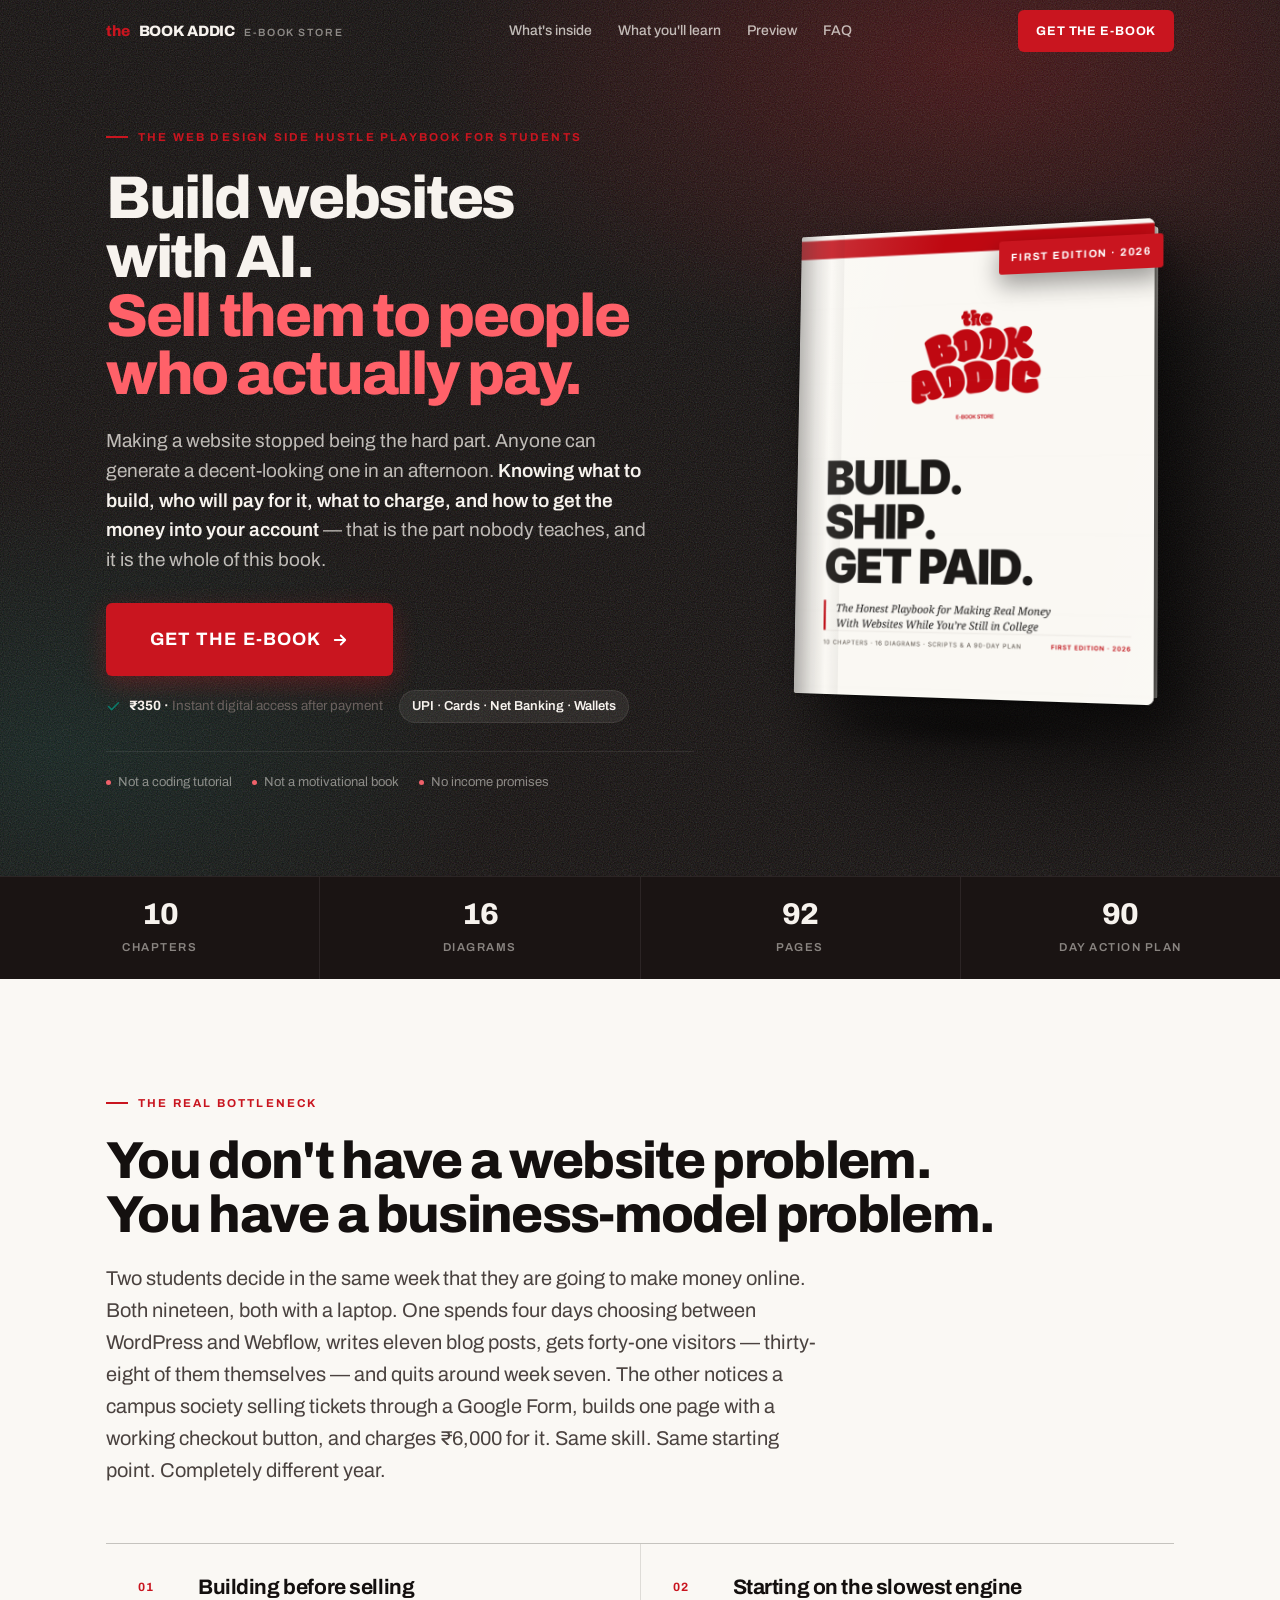
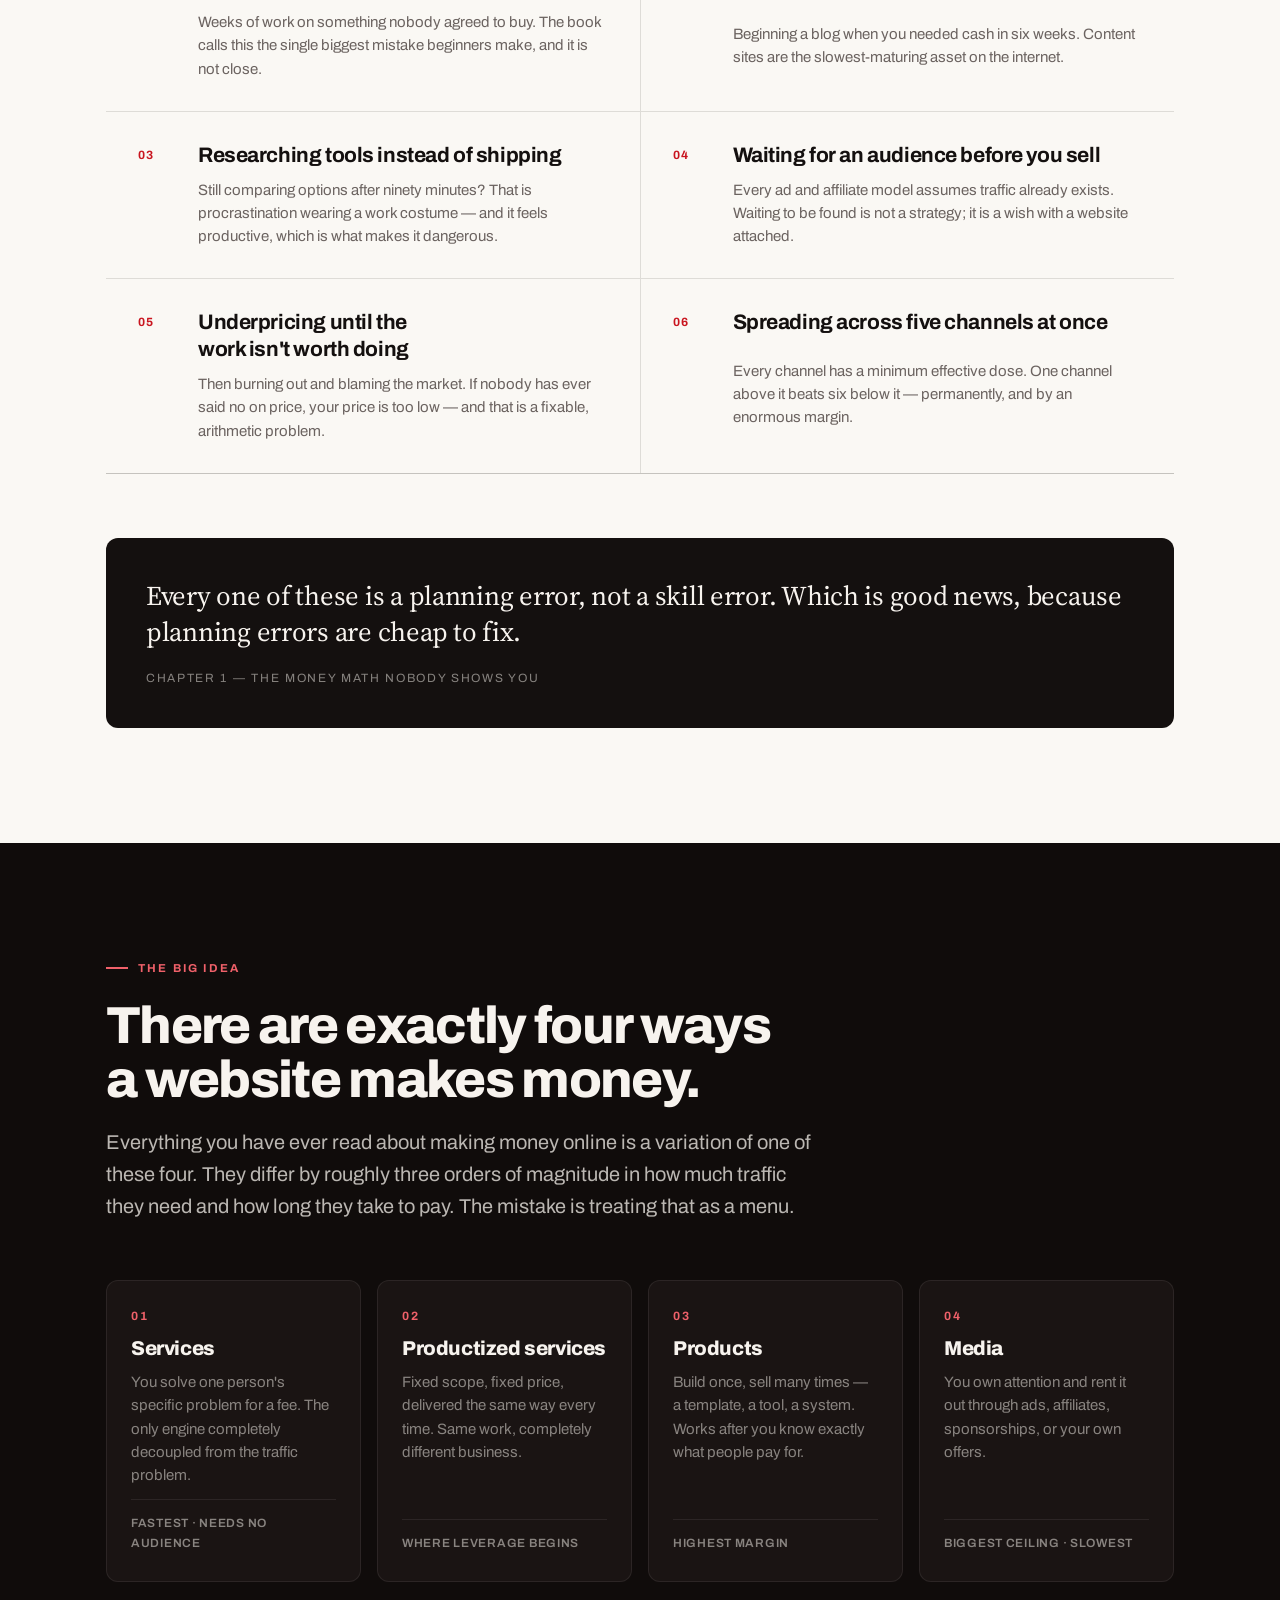
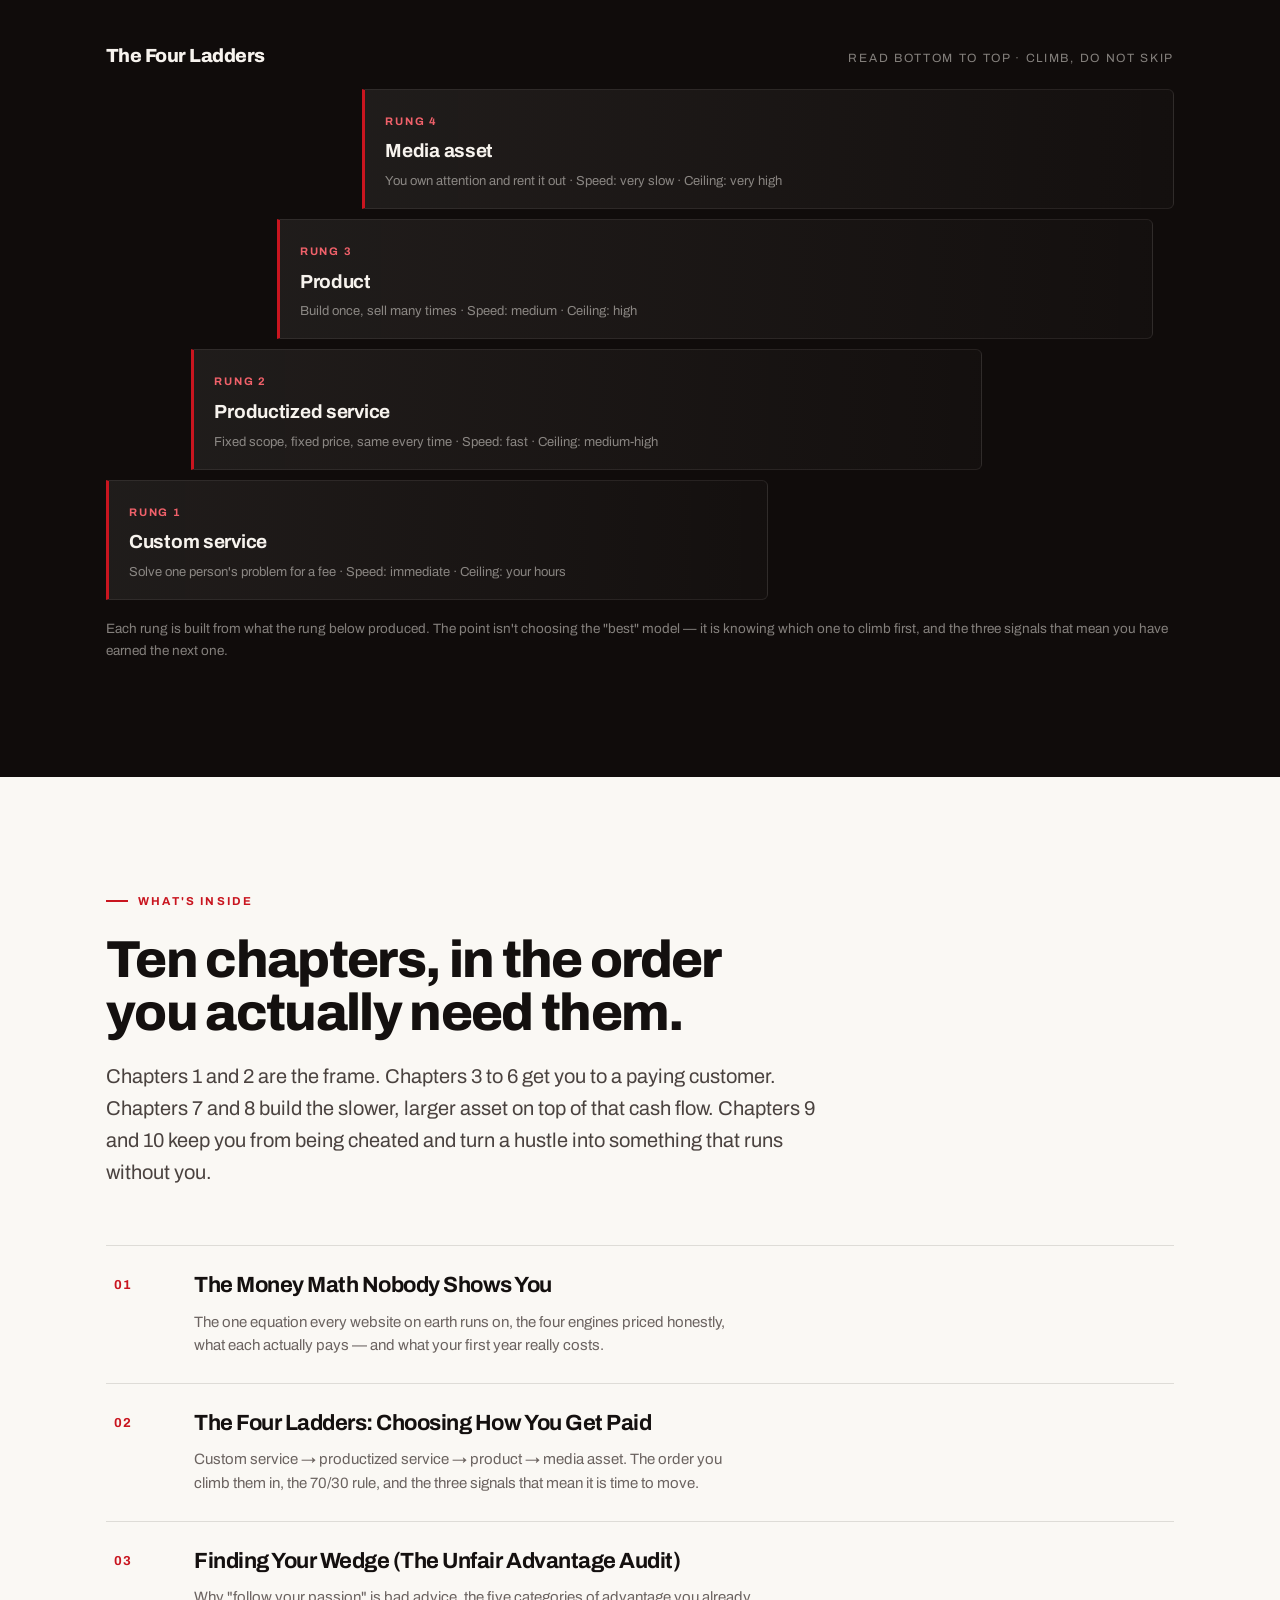
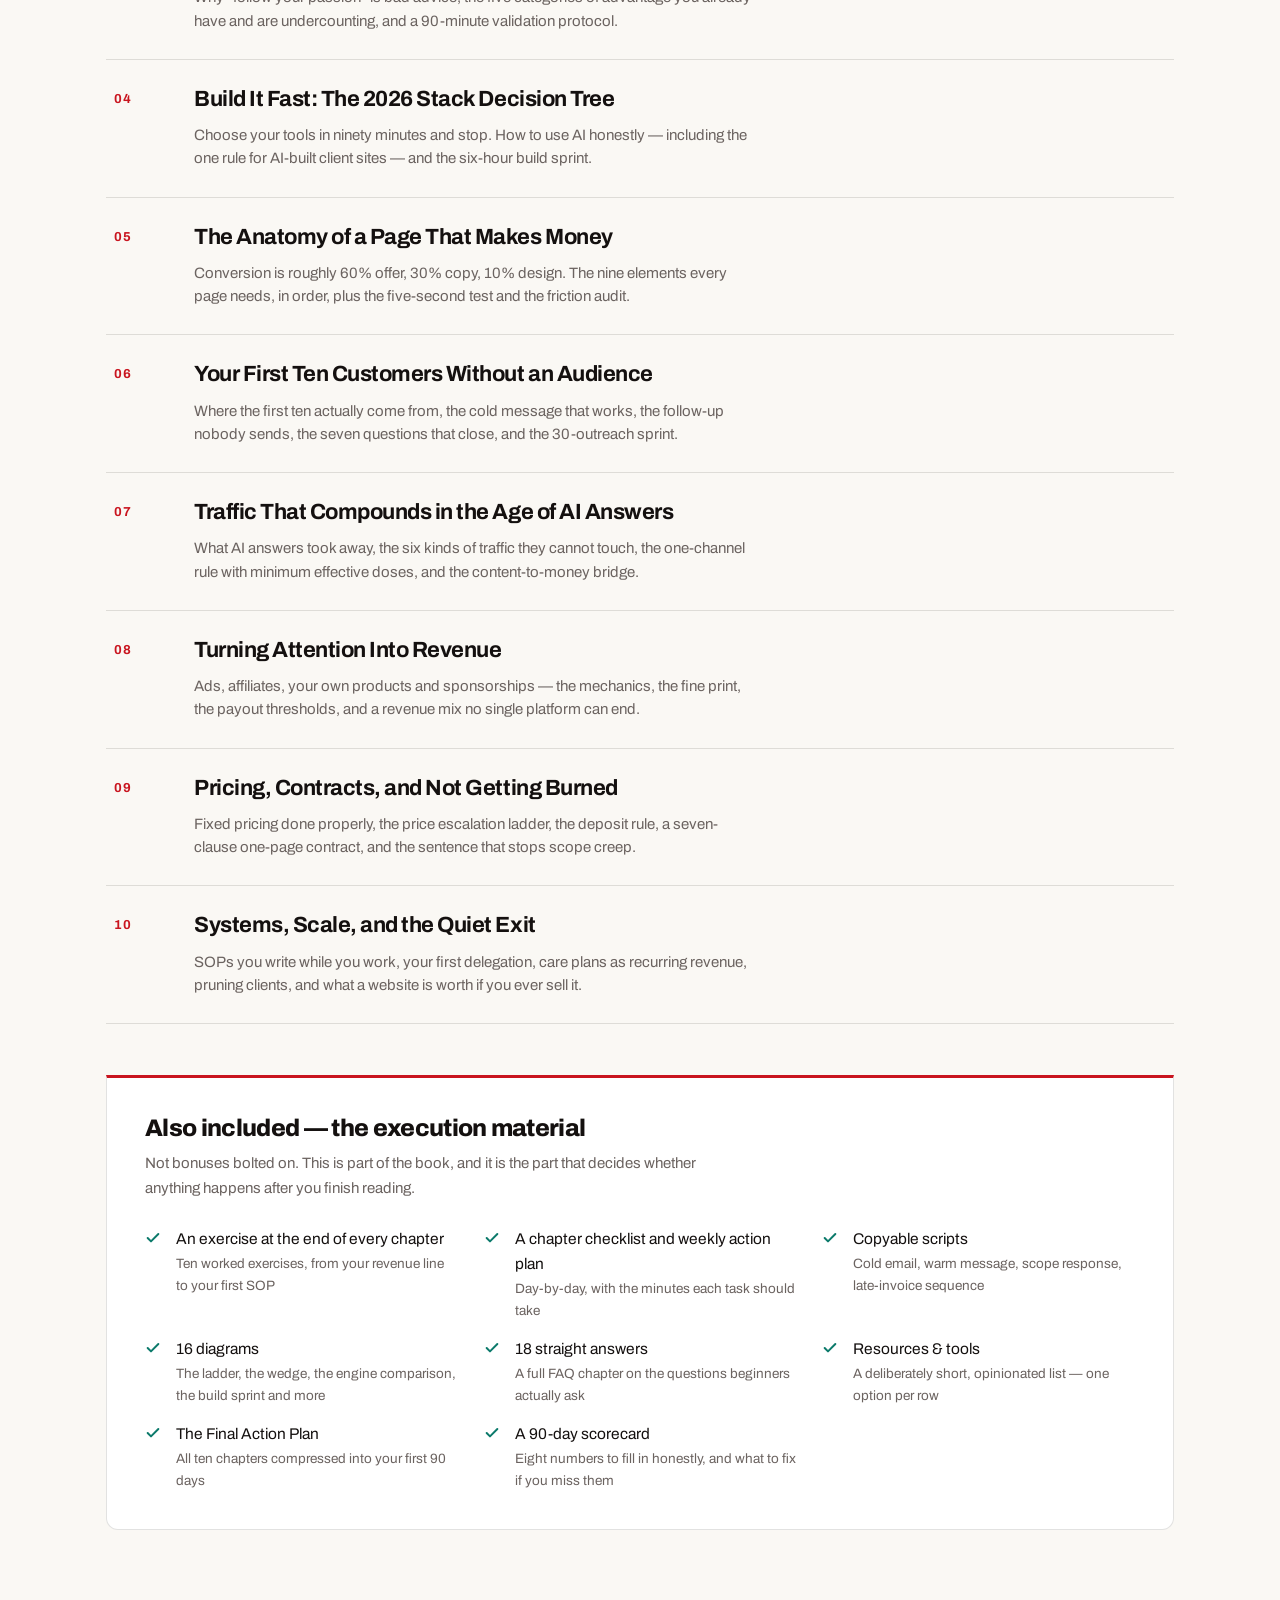
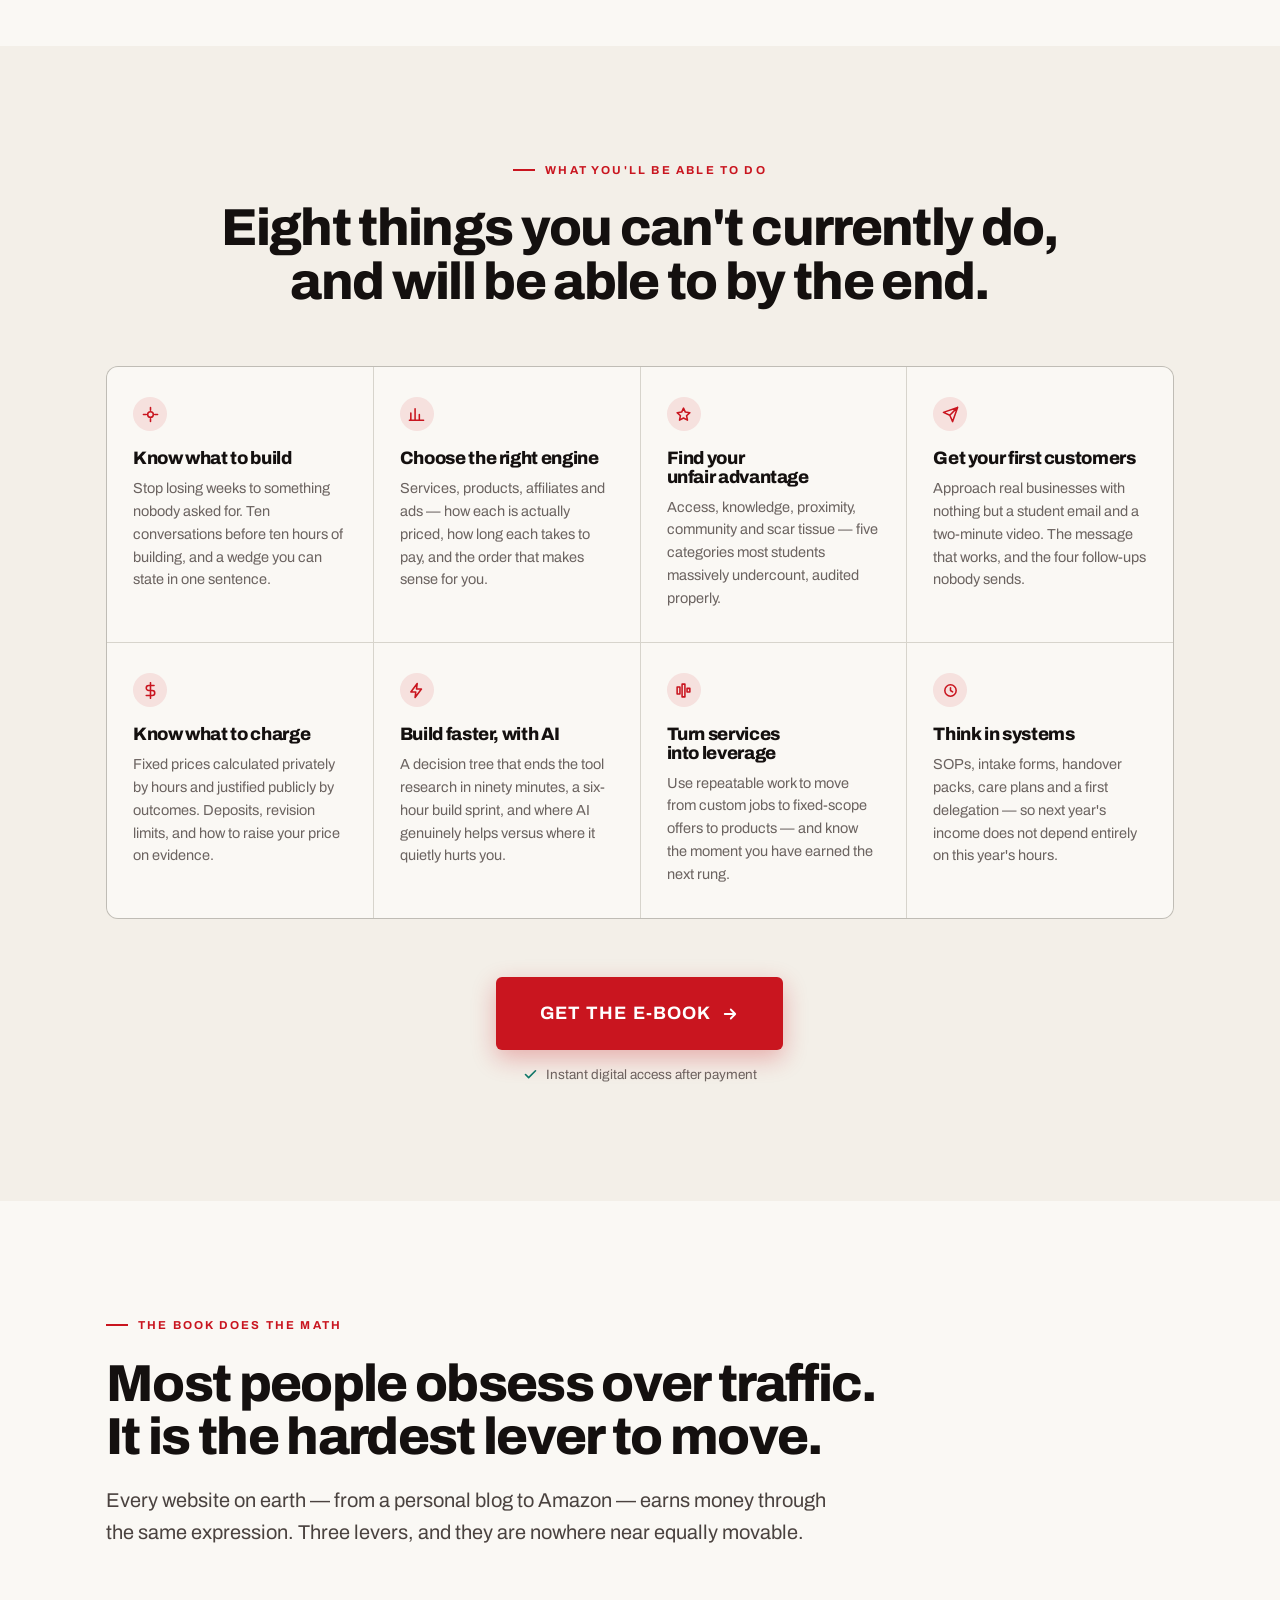
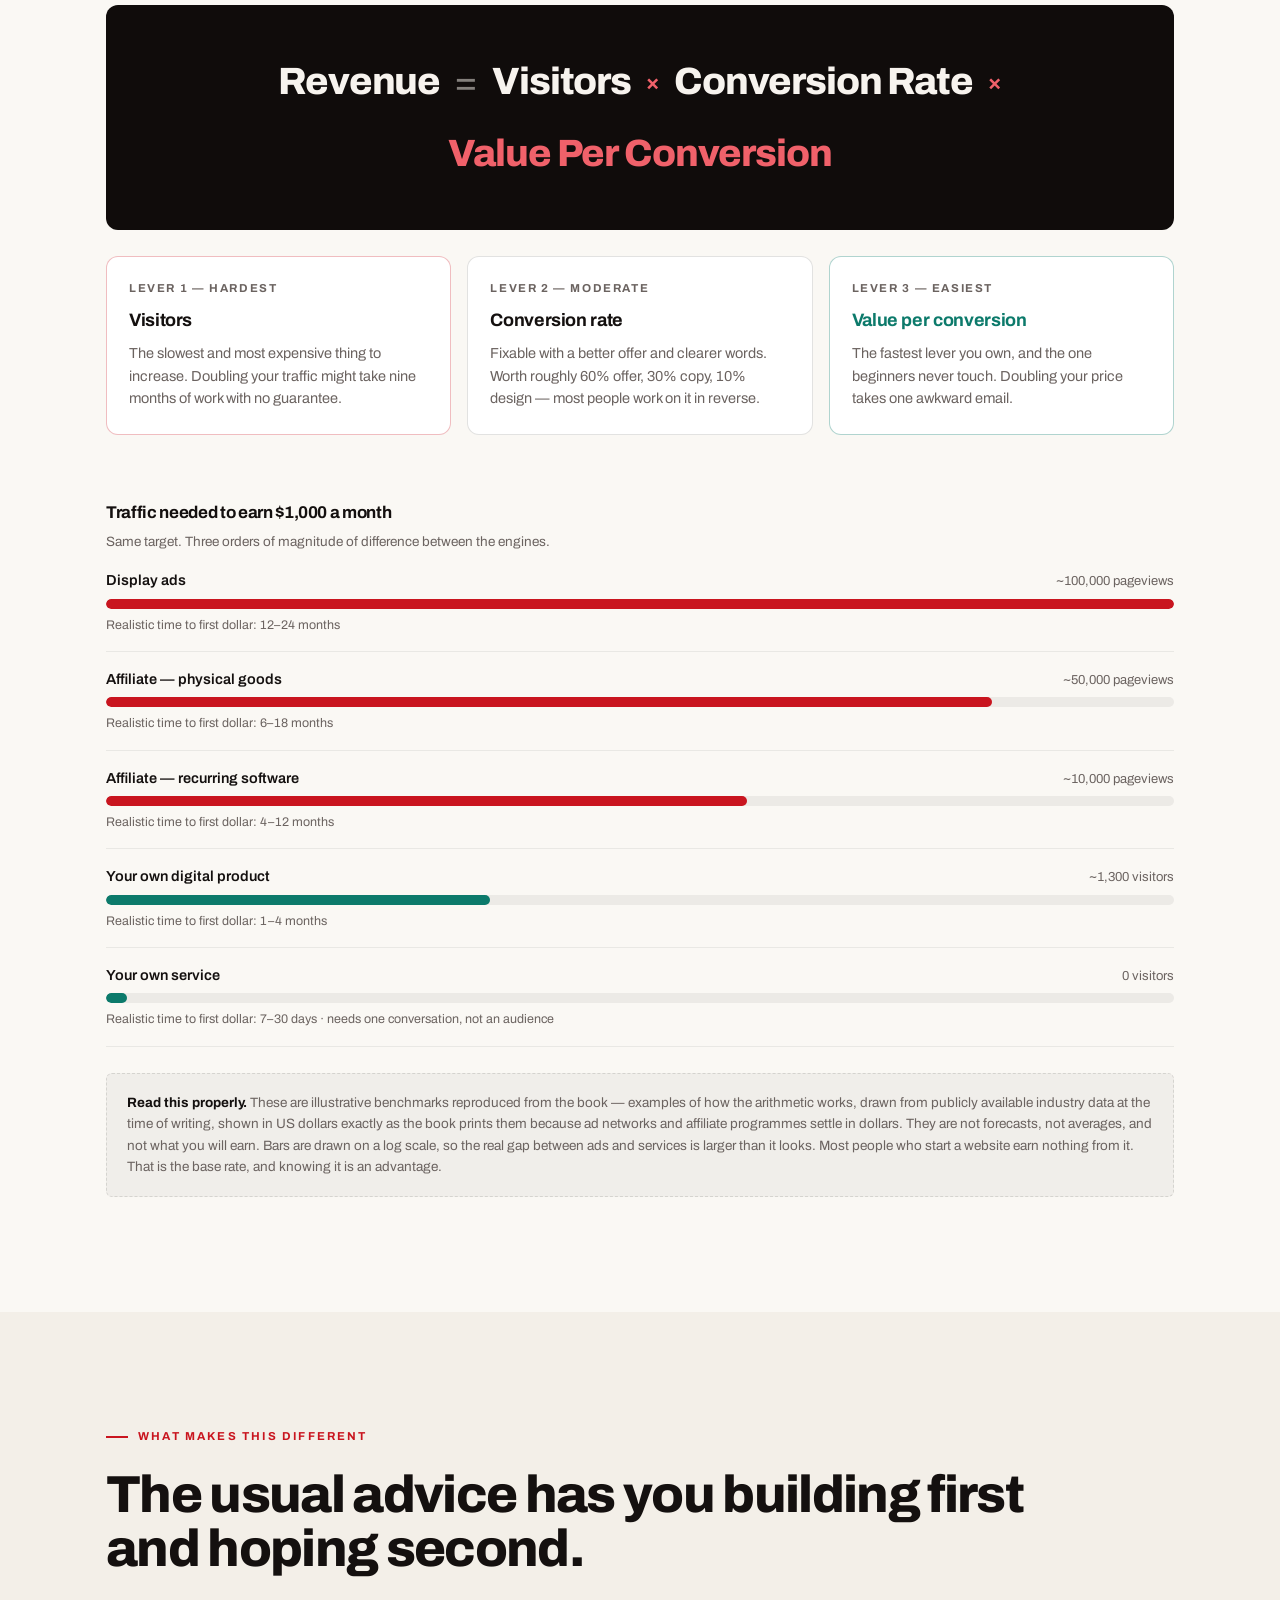
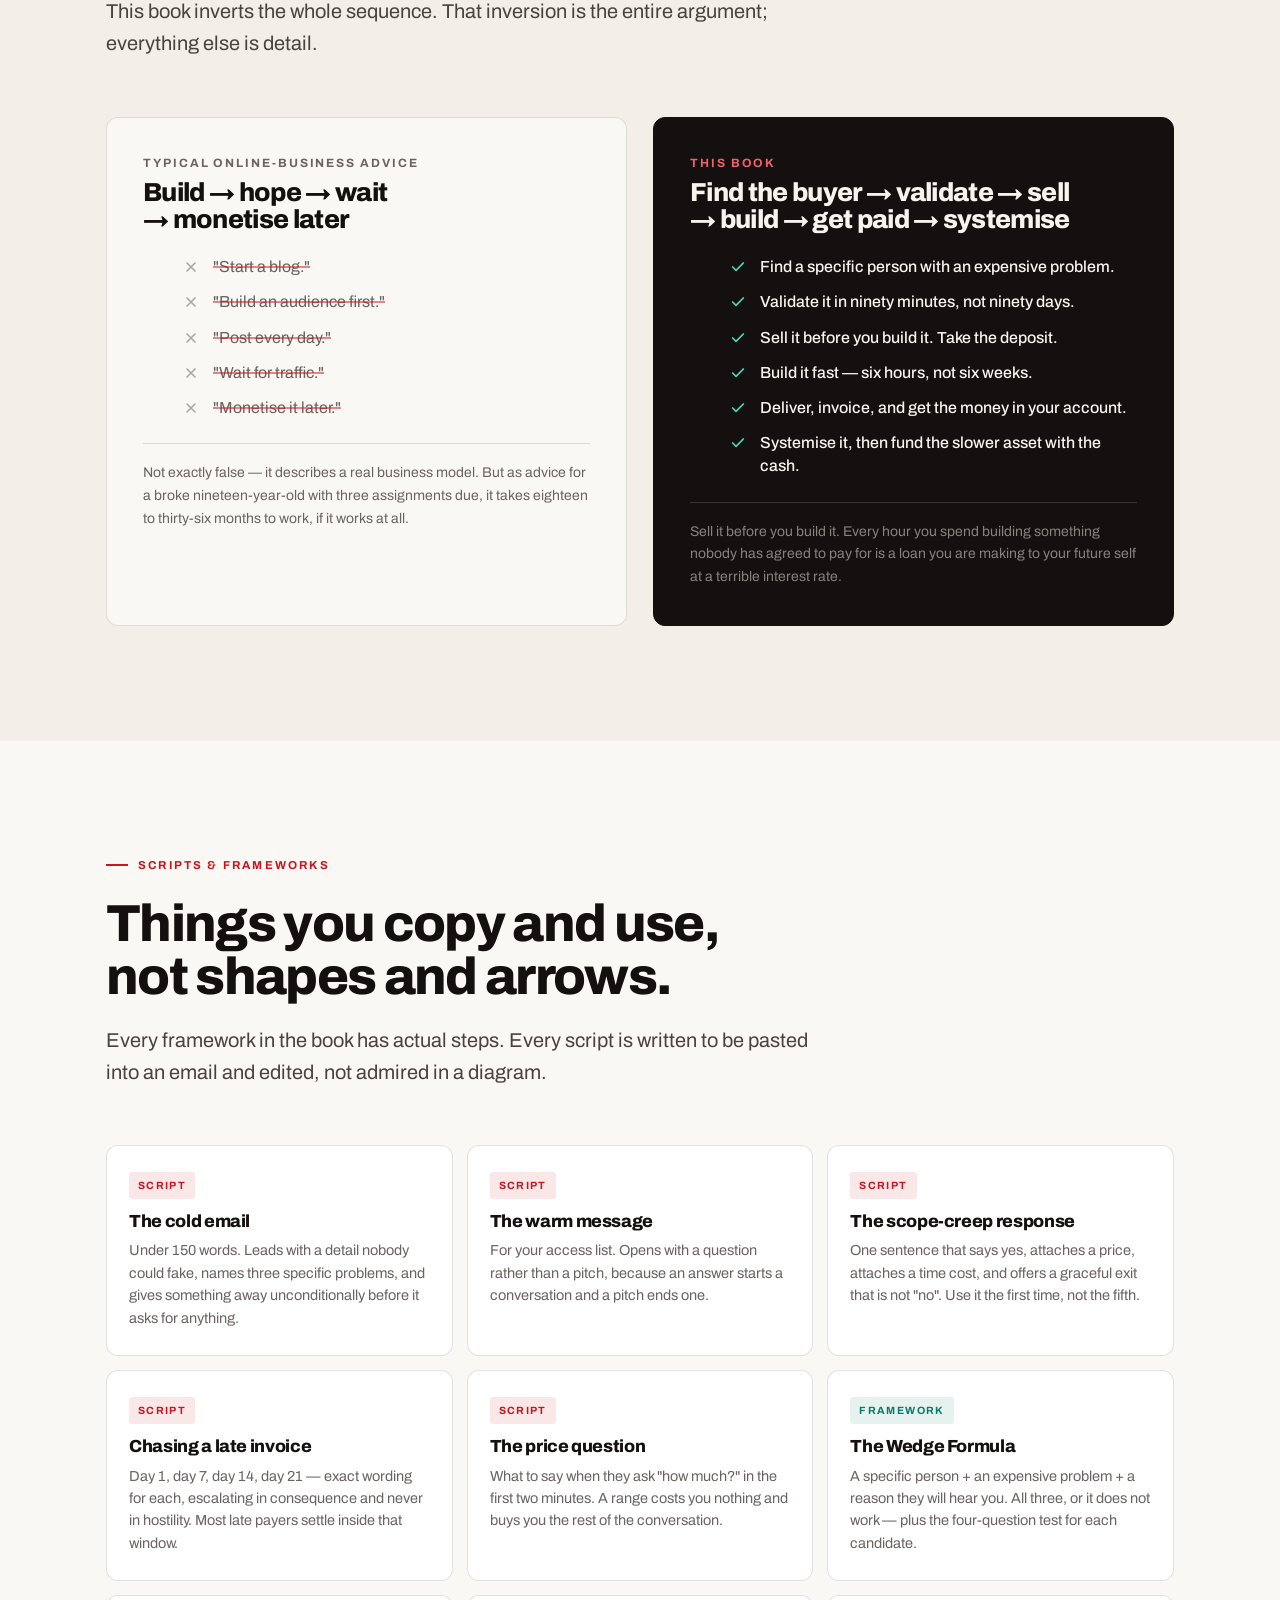
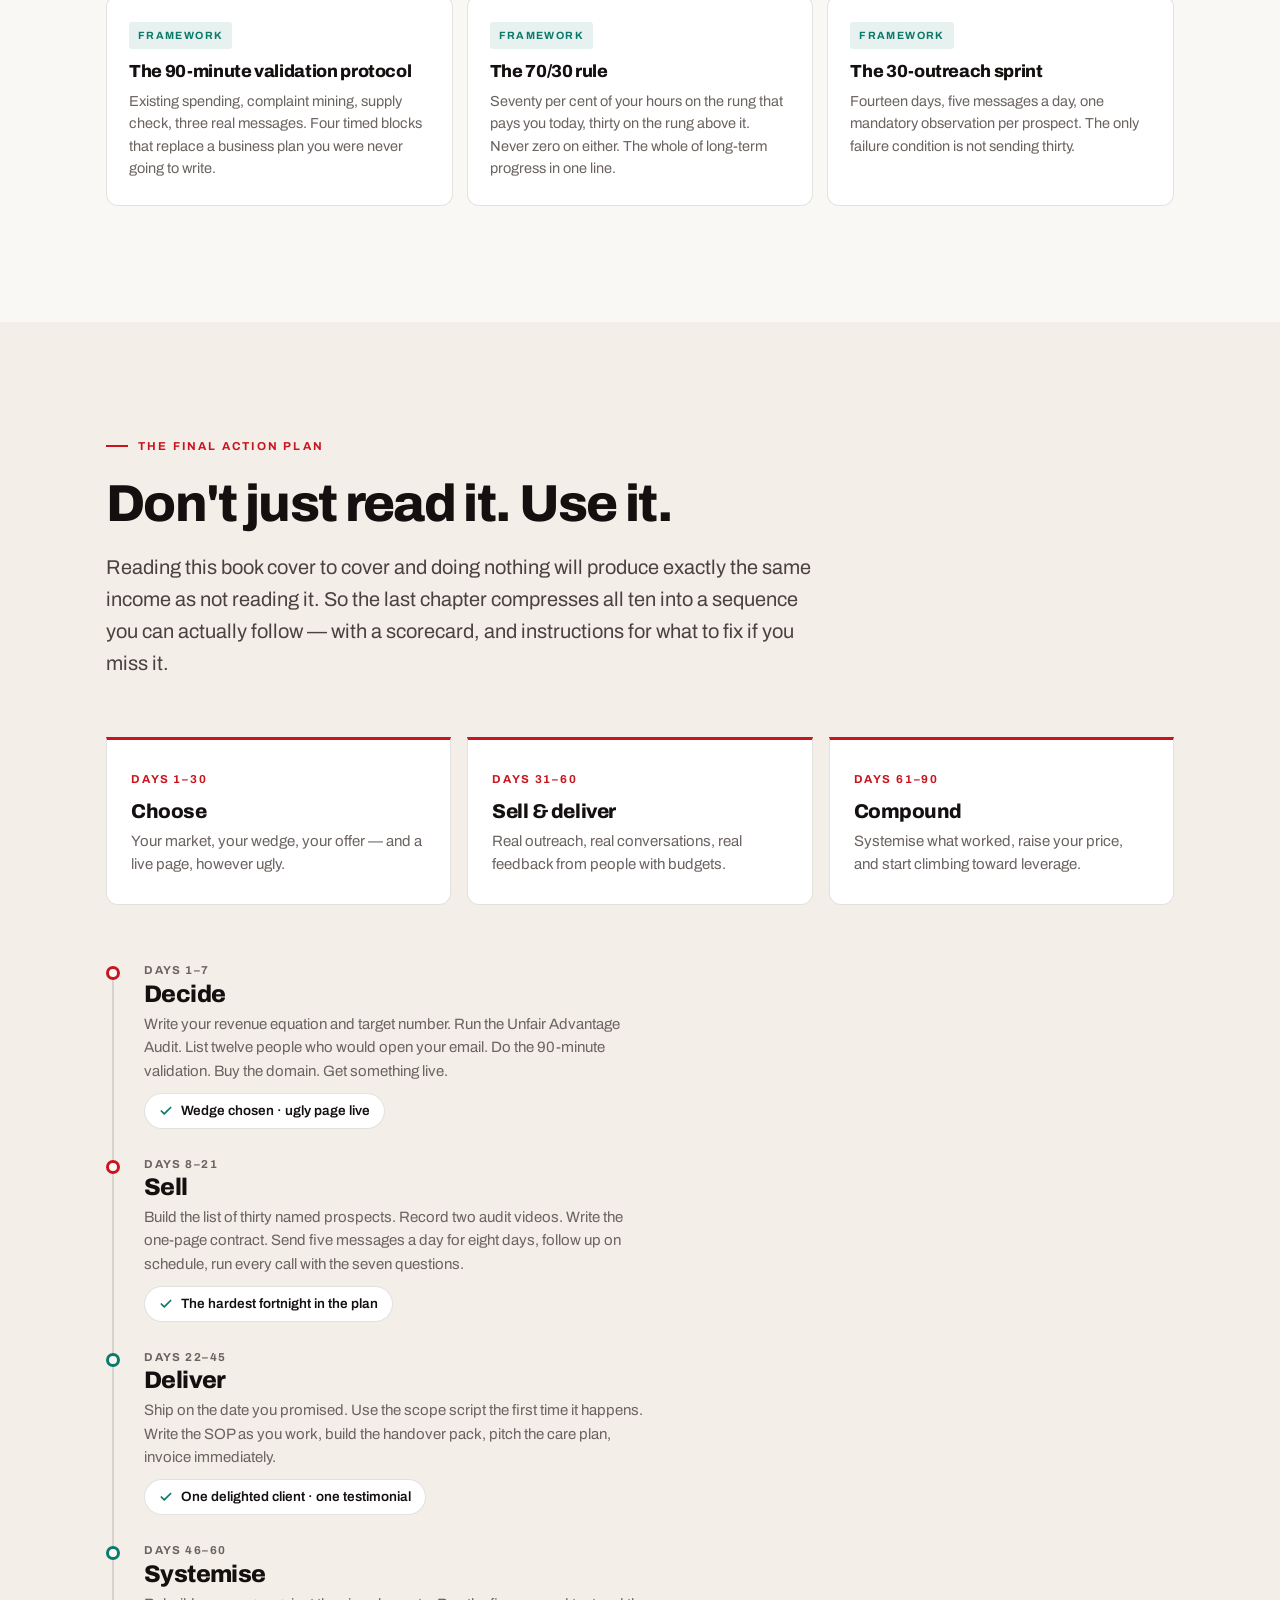
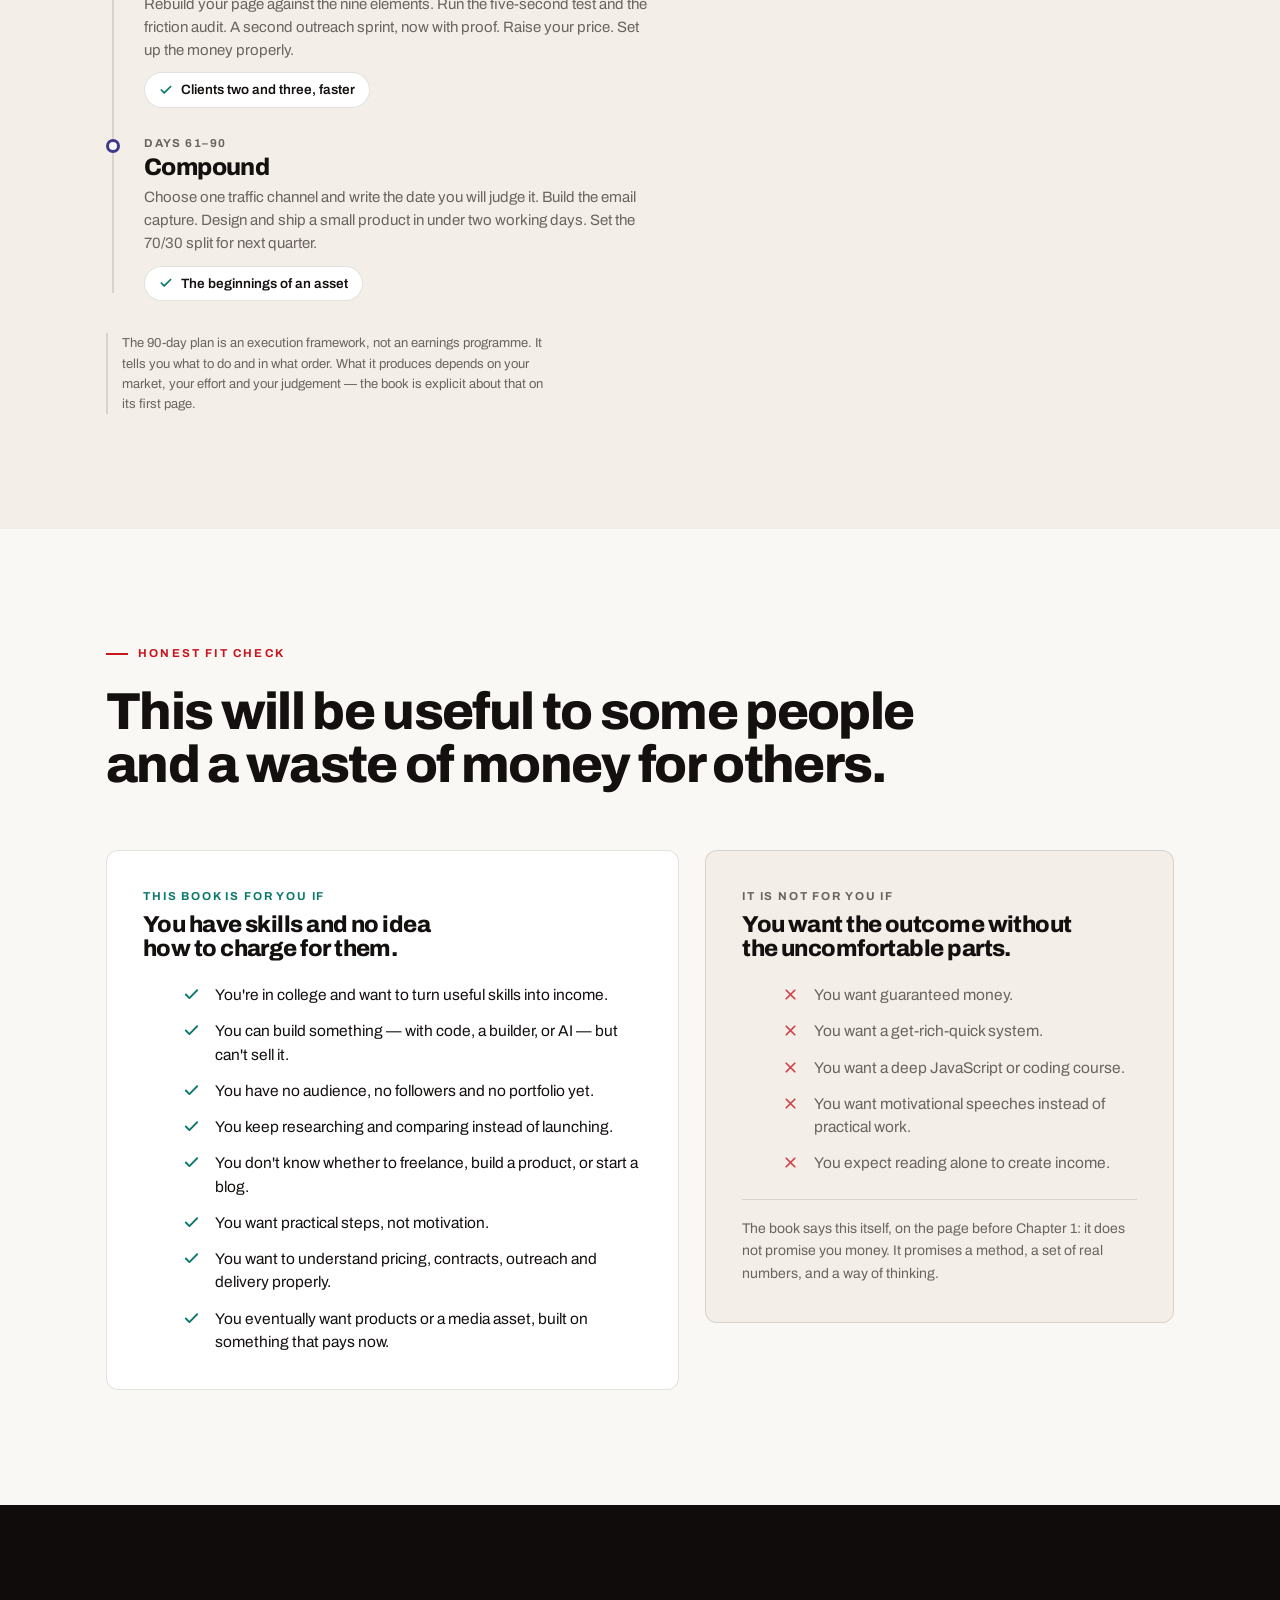
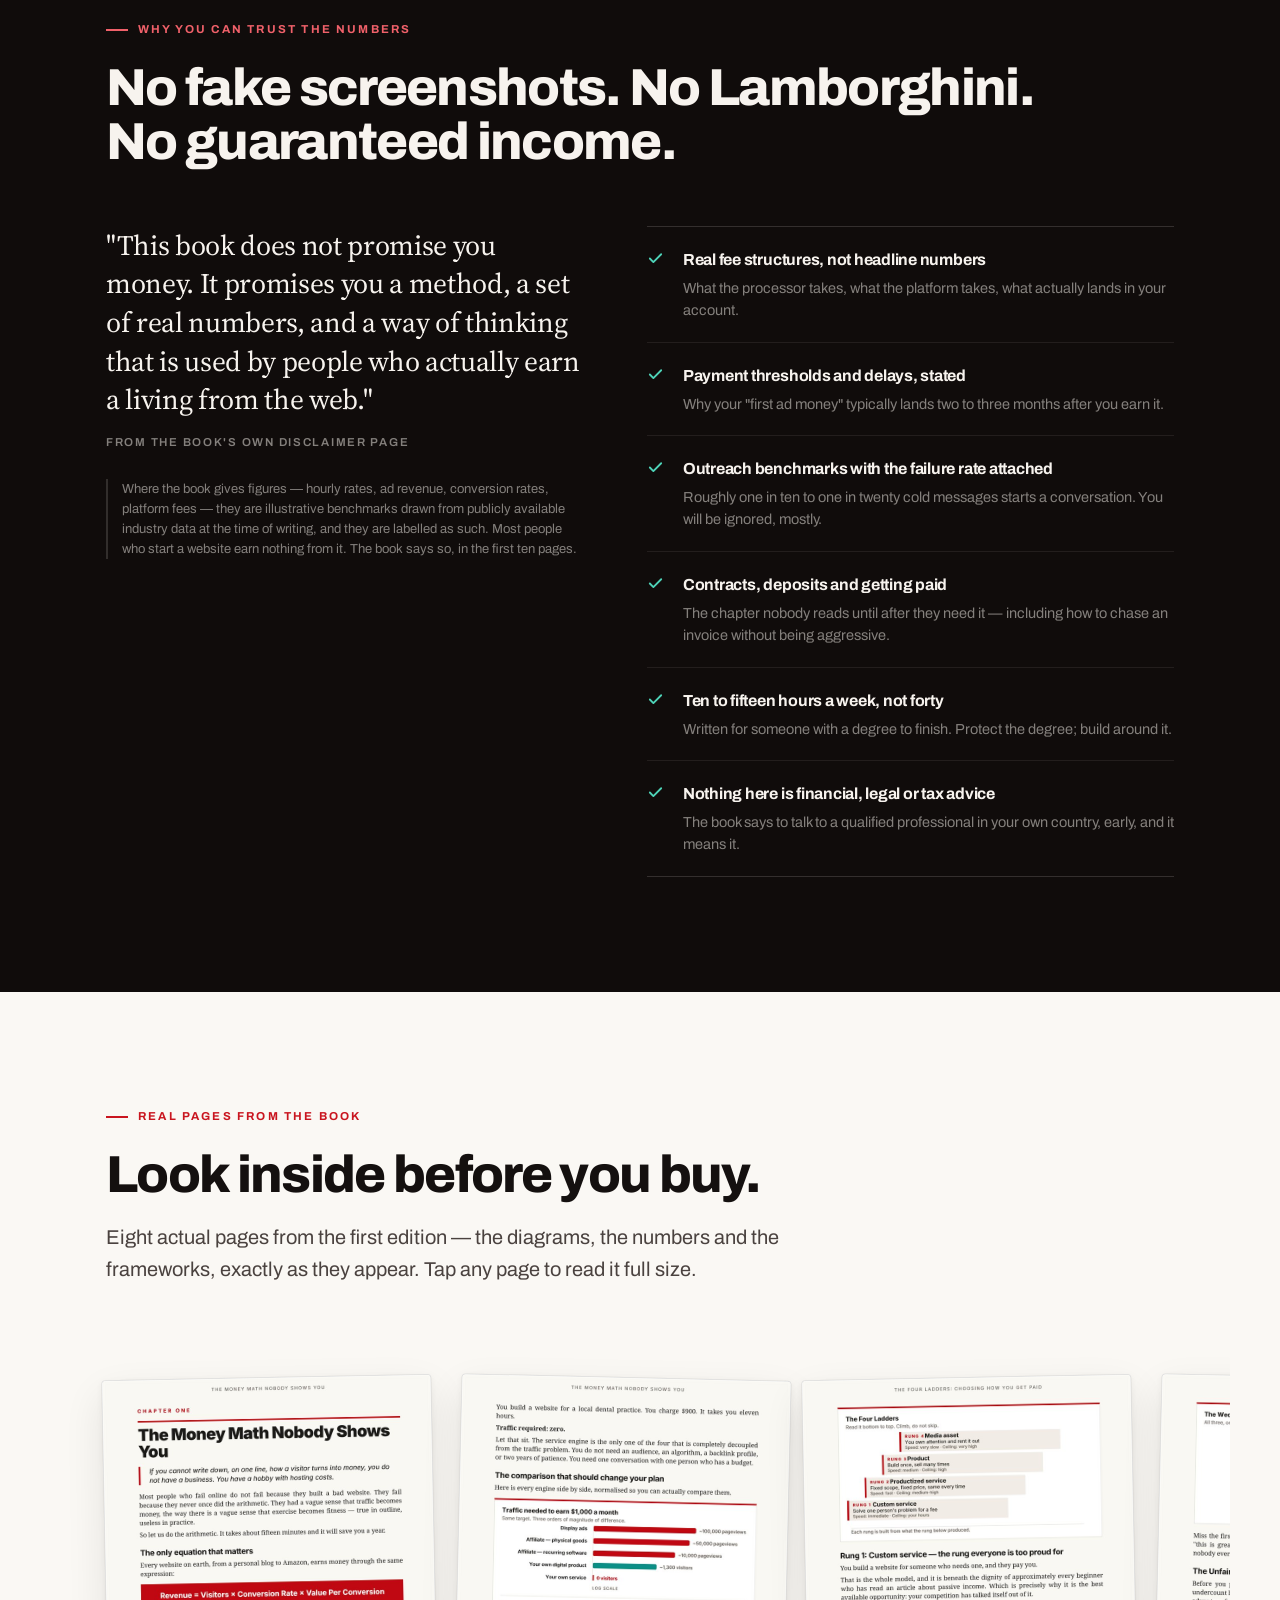
<file: index.html>
<!DOCTYPE html>
<html lang="en-IN">
<head>
<meta charset="utf-8">
<meta name="viewport" content="width=device-width, initial-scale=1">

<title>How to Make Money Building Websites | Build. Ship. Get Paid.</title>
<meta name="description" content="Honest ebook on how to make money building websites: turn freelance web design into a student side hustle, with scripts, pricing and a 90-day plan.">
<meta name="author" content="The Book Addic">
<meta name="robots" content="index, follow, max-image-preview:large">
<meta name="theme-color" content="#100C0B">
<link rel="canonical" href="https://bookaddic.shop/">

<!-- ===== OPEN GRAPH / SOCIAL ============================================
     BASE URL is https://bookaddic.shop/ - it appears in this file (canonical,
     og:url, og:image, twitter:image, JSON-LD), sitemap.xml and robots.txt.
     og:image must be an absolute URL for Facebook/WhatsApp/LinkedIn to fetch it.
====================================================================== -->
<meta property="og:type" content="website">
<meta property="og:locale" content="en_IN">
<meta property="og:site_name" content="The Book Addic — E-Book Store">
<meta property="og:title" content="Build. Ship. Get Paid. — The Honest Playbook for Making Money With Websites">
<meta property="og:description" content="Anyone can build a website with AI now. Almost nobody knows who to sell it to, what to charge, or how to get paid. This is the book about that part.">
<meta property="og:url" content="https://bookaddic.shop/">
<meta property="og:image" content="https://bookaddic.shop/assets/img/og-image.jpg">
<meta property="og:image:type" content="image/jpeg">
<meta property="og:image:width" content="1200">
<meta property="og:image:height" content="630">
<meta property="og:image:alt" content="Cover of the e-book Build. Ship. Get Paid. by The Book Addic: the honest playbook for making real money with websites while you're still in college. 10 chapters, 16 diagrams, scripts, 90-day plan.">
<meta name="twitter:card" content="summary_large_image">
<meta name="twitter:title" content="Build. Ship. Get Paid.">
<meta name="twitter:description" content="Build websites with AI. Sell them to people who actually pay. The honest playbook for student builders.">
<meta name="twitter:image" content="https://bookaddic.shop/assets/img/og-image.jpg">
<meta name="twitter:image:alt" content="Cover of the e-book Build. Ship. Get Paid. by The Book Addic: the honest playbook for making real money with websites while you're still in college. 10 chapters, 16 diagrams, scripts, 90-day plan.">

<link rel="icon" href="assets/img/cover.png">

<!-- fonts -->
<link rel="preconnect" href="https://fonts.googleapis.com">
<link rel="preconnect" href="https://fonts.gstatic.com" crossorigin>
<link href="https://fonts.googleapis.com/css2?family=Archivo:wght@400;500;600;700;800&family=Source+Serif+4:ital,opsz,wght@0,8..60,400;0,8..60,600;1,8..60,400&display=swap" rel="stylesheet">
<link rel="stylesheet" href="assets/css/funnel.css">

<!-- ====== ADD META PIXEL HERE ==========================================
<script>
  !function(f,b,e,v,n,t,s){ ... }  // paste the Meta base code
  fbq('init', 'YOUR_PIXEL_ID');
  fbq('track', 'PageView');
</script>
====================================================================== -->

<!-- ====== ADD GOOGLE ANALYTICS HERE ====================================
<script async src="https://www.googletagmanager.com/gtag/js?id=G-XXXXXXX"></script>
<script>
  window.dataLayer = window.dataLayer || [];
  function gtag(){dataLayer.push(arguments);}
  gtag('js', new Date());
  gtag('config', 'G-XXXXXXX');
</script>
====================================================================== -->

<!-- ====== ADD GOOGLE TAG MANAGER HERE ==================================
<script>(function(w,d,s,l,i){ ... })(window,document,'script','dataLayer','GTM-XXXXXXX');</script>
====================================================================== -->

<!-- Structured data. If BOOK_PRICE in assets/js/config.js changes, change
     offers.price below too. FAQ answers mirror the visible FAQ word for word;
     the refund, delivery and publisher questions are left out on purpose. -->
<script type="application/ld+json">
{
  "@context": "https://schema.org",
  "@graph": [
    {
      "@type": "Organization",
      "@id": "https://bookaddic.shop/#publisher",
      "name": "The Book Addic",
      "alternateName": "The Book Addic — E-Book Store",
      "url": "https://bookaddic.shop/"
    },
    {
      "@type": "WebSite",
      "@id": "https://bookaddic.shop/#website",
      "url": "https://bookaddic.shop/",
      "name": "The Book Addic — E-Book Store",
      "inLanguage": "en-IN",
      "publisher": { "@id": "https://bookaddic.shop/#publisher" }
    },
    {
      "@type": ["Book", "Product"],
      "@id": "https://bookaddic.shop/#book",
      "name": "Build. Ship. Get Paid.",
      "alternateName": "The Honest Playbook for Making Real Money With Websites While You're Still in College",
      "description": "A practical playbook for college students and beginners: what to build, who will pay for it, what to charge, and how to get your first customers without an audience. 10 chapters, 16 diagrams, copyable scripts and a 90-day action plan. No income promises.",
      "url": "https://bookaddic.shop/",
      "image": [
        "https://bookaddic.shop/assets/img/cover.png",
        "https://bookaddic.shop/assets/img/og-image.jpg"
      ],
      "bookEdition": "First Edition",
      "bookFormat": "https://schema.org/EBook",
      "numberOfPages": 92,
      "inLanguage": "en",
      "datePublished": "2026",
      "publisher": { "@id": "https://bookaddic.shop/#publisher" },
      "brand": { "@type": "Brand", "name": "The Book Addic" },
      "audience": { "@type": "Audience", "audienceType": "College students and beginners" },
      "about": ["Web development business", "Freelancing", "Digital products", "Student entrepreneurship"],
      "offers": {
        "@type": "Offer",
        "price": "350.00",
        "priceCurrency": "INR",
        "availability": "https://schema.org/InStock",
        "url": "https://bookaddic.shop/",
        "seller": { "@id": "https://bookaddic.shop/#publisher" }
      }
    },
    {
      "@type": ["WebPage", "FAQPage"],
      "@id": "https://bookaddic.shop/#webpage",
      "url": "https://bookaddic.shop/",
      "name": "How to Make Money Building Websites | Build. Ship. Get Paid.",
      "description": "Honest ebook on how to make money building websites: turn freelance web design into a student side hustle, with scripts, pricing and a 90-day plan.",
      "inLanguage": "en-IN",
      "isPartOf": { "@id": "https://bookaddic.shop/#website" },
      "about": { "@id": "https://bookaddic.shop/#book" },
      "publisher": { "@id": "https://bookaddic.shop/#publisher" },
      "primaryImageOfPage": {
        "@type": "ImageObject",
        "url": "https://bookaddic.shop/assets/img/og-image.jpg",
        "width": 1200,
        "height": 630
      },
      "mainEntity": [
        {
          "@type": "Question",
          "name": "Is this a coding book?",
          "acceptedAnswer": { "@type": "Answer", "text": "No. It says so itself: it is not a coding tutorial. You will not learn JavaScript here. It is about the business side of websites — what to build, who will pay for it, how to price it, how to get the money out, and how to build a system around it. Chapter 4 covers choosing a practical stack and using AI to build quickly, but that chapter is deliberately the shortest kind of work in the book, because building is no longer the scarce skill." }
        },
        {
          "@type": "Question",
          "name": "Is this only for college students?",
          "acceptedAnswer": { "@type": "Answer", "text": "It is written with college students in mind — the examples, the time budget of ten to fifteen hours a week, and the advantages it tells you to exploit are all student-shaped. But the mechanics — revenue models, wedges, offers, outreach, pricing, contracts, systems — apply to any beginner or freelancer trying to turn web skills into paid work." }
        },
        {
          "@type": "Question",
          "name": "Do I need an existing audience?",
          "acceptedAnswer": { "@type": "Answer", "text": "No, and that is one of the book's central arguments. An entire chapter is devoted to getting your first ten customers without an audience — from your access list, from businesses physically near you, and from communities you already belong to. The service engine is the only one of the four that is completely decoupled from the traffic problem. It needs one conversation with one person who has a budget." }
        },
        {
          "@type": "Question",
          "name": "Do I need advanced technical skills?",
          "acceptedAnswer": { "@type": "Answer", "text": "No. The book's position is that visual builders and AI assistants have made the technical act of producing a website accessible to almost anyone, and that what you cannot outsource is knowing what to build and why it should convert. It tells you to learn enough to fix things and to know when something is wrong — and warns you never to ship code to a paying client that you could not debug yourself at 2 a.m. without the AI." }
        },
        {
          "@type": "Question",
          "name": "Will this guarantee that I make money?",
          "acceptedAnswer": { "@type": "Answer", "text": "No. There is no guarantee, and any book that offers one is selling you something worse than a book. Your results depend on your effort, your judgement, your market, your timing, your existing skills and a meaningful amount of luck. Most people who start a website earn nothing from it. The book states this plainly on its disclaimer page rather than burying it." }
        },
        {
          "@type": "Question",
          "name": "What exactly do I get?",
          "acceptedAnswer": { "@type": "Answer", "text": "The complete first edition as a digital e-book: 10 chapters, 16 diagrams, copyable scripts, an exercise and an action plan at the end of every chapter, chapter checklists, an 18-question FAQ chapter, a short opinionated resources list, and the final 90-day action plan with its scorecard. 92 pages in total." }
        },
        {
          "@type": "Question",
          "name": "Is this a course?",
          "acceptedAnswer": { "@type": "Answer", "text": "No. It is an e-book — a playbook you read and work through. There are no videos, no login, no cohort and no community attached. You download a file and it is yours." }
        },
        {
          "@type": "Question",
          "name": "Can I read it on my phone or laptop?",
          "acceptedAnswer": { "@type": "Answer", "text": "Yes. It is a digital e-book delivered in the format supplied by the seller — a PDF, which opens on a phone, tablet, laptop or e-reader without any special software." }
        },
        {
          "@type": "Question",
          "name": "How can I pay? Does it accept UPI?",
          "acceptedAnswer": { "@type": "Answer", "text": "Payment is handled by an external gateway. The methods shown next to the buy button are the ones it accepts — typically UPI, debit and credit cards, net banking and wallets. You are taken to the gateway's own secure page to pay. This site never sees or stores your card, UPI ID or bank details." }
        }
      ]
    }
  ]
}
</script>
</head>

<body>

<!-- ====== ADD GOOGLE TAG MANAGER (noscript) HERE ======================= -->

<!-- ══════════════════════════════════════════════════════════════════════
     NAV
══════════════════════════════════════════════════════════════════════ -->
<header class="nav">
  <div class="wrap nav__in">
    <a class="nav__brand" href="#top">
      <b>the</b>BOOK ADDIC <span>E-Book Store</span>
    </a>
    <nav class="nav__links" aria-label="Sections">
      <a href="#inside">What's inside</a>
      <a href="#learn">What you'll learn</a>
      <a href="#preview">Preview</a>
      <a href="#faq">FAQ</a>
    </nav>
    <a class="btn btn--sm nav__cta" data-buy="nav" href="#offer">Get the e-book</a>
  </div>
</header>

<main id="top">

<!-- ══════════════════════════════════════════════════════════════════════
     1 — HERO
══════════════════════════════════════════════════════════════════════ -->
<section class="hero">
  <div class="wrap hero__grid">

    <div>
      <p class="eyebrow">The web design side hustle playbook for students</p>

      <h1 class="h-xl hero__title">
        <span>Build websites with AI.</span>
        <span class="l2">Sell them to people who actually pay.</span>
      </h1>

      <p class="hero__sub">
        Making a website stopped being the hard part. Anyone can generate a decent-looking
        one in an afternoon. <strong>Knowing what to build, who will pay for it, what to charge,
        and how to get the money into your account</strong> — that is the part nobody teaches,
        and it is the whole of this book.
      </p>

      <div class="hero__actions">
        <a class="btn btn--xl" data-buy="hero" href="#offer">
          Get the e-book
          <svg class="arw" width="18" height="18" viewBox="0 0 24 24" fill="none" stroke="currentColor" stroke-width="2.4" stroke-linecap="round" stroke-linejoin="round" aria-hidden="true"><path d="M5 12h14M13 6l6 6-6 6"/></svg>
        </a>
        <div class="herofoot">
          <p class="reassure">
            <svg width="15" height="15" viewBox="0 0 24 24" fill="none" stroke="currentColor" stroke-width="2.6" stroke-linecap="round" stroke-linejoin="round" aria-hidden="true"><path d="M20 6 9 17l-5-5"/></svg>
            <span><b class="reassure__price" data-price-inline></b>Instant digital access after payment</span>
          </p>
          <p class="methods" data-methods-row>
            <span class="methods__v" data-methods></span>
          </p>
        </div>
      </div>

      <div class="hero__nots">
        <span>Not a coding tutorial</span>
        <span>Not a motivational book</span>
        <span>No income promises</span>
      </div>
    </div>

    <div class="mockup">
      <div class="book">
        <span class="book__badge">First edition · 2026</span>
        <div class="book__face">
          <img src="assets/img/cover.png" width="820" height="1040" alt="Cover of Build. Ship. Get Paid. — The Honest Playbook for Making Real Money With Websites While You're Still in College, published by The Book Addic." fetchpriority="high">
        </div>
        <div class="book__pages" aria-hidden="true"></div>
        <div class="book__glow" aria-hidden="true"></div>
      </div>
    </div>

  </div>
</section>

<!-- spec strip -->
<section class="spec" aria-label="What the book contains">
  <div class="spec__in">
    <div class="spec__i"><div class="spec__n">10</div><div class="spec__l">Chapters</div></div>
    <div class="spec__i"><div class="spec__n">16</div><div class="spec__l">Diagrams</div></div>
    <div class="spec__i"><div class="spec__n">92</div><div class="spec__l">Pages</div></div>
    <div class="spec__i"><div class="spec__n">90</div><div class="spec__l">Day action plan</div></div>
  </div>
</section>

<!-- ══════════════════════════════════════════════════════════════════════
     2 — PROBLEM
══════════════════════════════════════════════════════════════════════ -->
<section class="section" id="problem">
  <div class="wrap">
    <div class="head rv">
      <p class="eyebrow">The real bottleneck</p>
      <h2 class="h-lg">You don't have a website problem.<br>You have a business-model problem.</h2>
      <p class="lede">
        Two students decide in the same week that they are going to make money online. Both
        nineteen, both with a laptop. One spends four days choosing between WordPress and
        Webflow, writes eleven blog posts, gets forty-one visitors — thirty-eight of them
        themselves — and quits around week seven. The other notices a campus society selling
        tickets through a Google Form, builds one page with a working checkout button, and
        charges ₹6,000 for it. Same skill. Same starting point. Completely different year.
      </p>
    </div>

    <div class="mistakes rv">
      <div class="mistake">
        <span class="mistake__n">01</span>
        <h3 class="mistake__t">Building before selling</h3>
        <p class="mistake__d">Weeks of work on something nobody agreed to buy. The book calls this the single biggest mistake beginners make, and it is not close.</p>
      </div>
      <div class="mistake">
        <span class="mistake__n">02</span>
        <h3 class="mistake__t">Starting on the slowest engine</h3>
        <p class="mistake__d">Beginning a blog when you needed cash in six weeks. Content sites are the slowest-maturing asset on the internet.</p>
      </div>
      <div class="mistake">
        <span class="mistake__n">03</span>
        <h3 class="mistake__t">Researching tools instead of shipping</h3>
        <p class="mistake__d">Still comparing options after ninety minutes? That is procrastination wearing a work costume — and it feels productive, which is what makes it dangerous.</p>
      </div>
      <div class="mistake">
        <span class="mistake__n">04</span>
        <h3 class="mistake__t">Waiting for an audience before you sell</h3>
        <p class="mistake__d">Every ad and affiliate model assumes traffic already exists. Waiting to be found is not a strategy; it is a wish with a website attached.</p>
      </div>
      <div class="mistake">
        <span class="mistake__n">05</span>
        <h3 class="mistake__t">Underpricing until the work isn't worth doing</h3>
        <p class="mistake__d">Then burning out and blaming the market. If nobody has ever said no on price, your price is too low — and that is a fixable, arithmetic problem.</p>
      </div>
      <div class="mistake">
        <span class="mistake__n">06</span>
        <h3 class="mistake__t">Spreading across five channels at once</h3>
        <p class="mistake__d">Every channel has a minimum effective dose. One channel above it beats six below it — permanently, and by an enormous margin.</p>
      </div>
    </div>

    <div class="quotebar rv">
      <p class="serif">Every one of these is a planning error, not a skill error. Which is good news, because planning errors are cheap to fix.</p>
      <cite>Chapter 1 — The Money Math Nobody Shows You</cite>
    </div>
  </div>
</section>

<!-- ══════════════════════════════════════════════════════════════════════
     3 — THE BIG IDEA: FOUR REVENUE ENGINES + THE LADDER
══════════════════════════════════════════════════════════════════════ -->
<section class="section section--dark" id="engines">
  <div class="wrap">
    <div class="head rv">
      <p class="eyebrow">The big idea</p>
      <h2 class="h-lg">There are exactly four ways<br>a website makes money.</h2>
      <p class="lede">
        Everything you have ever read about making money online is a variation of one of these
        four. They differ by roughly three orders of magnitude in how much traffic they need
        and how long they take to pay. The mistake is treating that as a menu.
      </p>
    </div>

    <div class="engines">
      <article class="engine rv">
        <span class="engine__n">01</span>
        <h3>Services</h3>
        <p>You solve one person's specific problem for a fee. The only engine completely decoupled from the traffic problem.</p>
        <span class="engine__tag">Fastest · needs no audience</span>
      </article>
      <article class="engine rv rv-d1">
        <span class="engine__n">02</span>
        <h3>Productized services</h3>
        <p>Fixed scope, fixed price, delivered the same way every time. Same work, completely different business.</p>
        <span class="engine__tag">Where leverage begins</span>
      </article>
      <article class="engine rv rv-d2">
        <span class="engine__n">03</span>
        <h3>Products</h3>
        <p>Build once, sell many times — a template, a tool, a system. Works after you know exactly what people pay for.</p>
        <span class="engine__tag">Highest margin</span>
      </article>
      <article class="engine rv rv-d3">
        <span class="engine__n">04</span>
        <h3>Media</h3>
        <p>You own attention and rent it out through ads, affiliates, sponsorships, or your own offers.</p>
        <span class="engine__tag">Biggest ceiling · slowest</span>
      </article>
    </div>

    <div class="ladder rv">
      <div class="ladder__head">
        <h3>The Four Ladders</h3>
        <span>Read bottom to top · climb, do not skip</span>
      </div>
      <div class="rungs">
        <div class="rung rung--1">
          <span class="rung__k">Rung 1</span>
          <div class="rung__t">Custom service</div>
          <div class="rung__m">Solve one person's problem for a fee · Speed: immediate · Ceiling: your hours</div>
        </div>
        <div class="rung rung--2">
          <span class="rung__k">Rung 2</span>
          <div class="rung__t">Productized service</div>
          <div class="rung__m">Fixed scope, fixed price, same every time · Speed: fast · Ceiling: medium-high</div>
        </div>
        <div class="rung rung--3">
          <span class="rung__k">Rung 3</span>
          <div class="rung__t">Product</div>
          <div class="rung__m">Build once, sell many times · Speed: medium · Ceiling: high</div>
        </div>
        <div class="rung rung--4">
          <span class="rung__k">Rung 4</span>
          <div class="rung__t">Media asset</div>
          <div class="rung__m">You own attention and rent it out · Speed: very slow · Ceiling: very high</div>
        </div>
      </div>
      <p class="ladder__foot">
        Each rung is built from what the rung below produced. The point isn't choosing the
        "best" model — it is knowing which one to climb first, and the three signals that
        mean you have earned the next one.
      </p>
    </div>
  </div>
</section>

<!-- ══════════════════════════════════════════════════════════════════════
     4 — WHAT'S INSIDE
══════════════════════════════════════════════════════════════════════ -->
<section class="section" id="inside">
  <div class="wrap">
    <div class="head rv">
      <p class="eyebrow">What's inside</p>
      <h2 class="h-lg">Ten chapters, in the order you actually need them.</h2>
      <p class="lede">
        Chapters 1 and 2 are the frame. Chapters 3 to 6 get you to a paying customer.
        Chapters 7 and 8 build the slower, larger asset on top of that cash flow.
        Chapters 9 and 10 keep you from being cheated and turn a hustle into something
        that runs without you.
      </p>
    </div>

    <div class="chapters rv">
      <article class="chapter">
        <span class="chapter__n">01</span>
        <h3 class="chapter__t">The Money Math Nobody Shows You</h3>
        <p class="chapter__d">The one equation every website on earth runs on, the four engines priced honestly, what each actually pays — and what your first year really costs.</p>
      </article>
      <article class="chapter">
        <span class="chapter__n">02</span>
        <h3 class="chapter__t">The Four Ladders: Choosing How You Get Paid</h3>
        <p class="chapter__d">Custom service → productized service → product → media asset. The order you climb them in, the 70/30 rule, and the three signals that mean it is time to move.</p>
      </article>
      <article class="chapter">
        <span class="chapter__n">03</span>
        <h3 class="chapter__t">Finding Your Wedge (The Unfair Advantage Audit)</h3>
        <p class="chapter__d">Why "follow your passion" is bad advice, the five categories of advantage you already have and are undercounting, and a 90-minute validation protocol.</p>
      </article>
      <article class="chapter">
        <span class="chapter__n">04</span>
        <h3 class="chapter__t">Build It Fast: The 2026 Stack Decision Tree</h3>
        <p class="chapter__d">Choose your tools in ninety minutes and stop. How to use AI honestly — including the one rule for AI-built client sites — and the six-hour build sprint.</p>
      </article>
      <article class="chapter">
        <span class="chapter__n">05</span>
        <h3 class="chapter__t">The Anatomy of a Page That Makes Money</h3>
        <p class="chapter__d">Conversion is roughly 60% offer, 30% copy, 10% design. The nine elements every page needs, in order, plus the five-second test and the friction audit.</p>
      </article>
      <article class="chapter">
        <span class="chapter__n">06</span>
        <h3 class="chapter__t">Your First Ten Customers Without an Audience</h3>
        <p class="chapter__d">Where the first ten actually come from, the cold message that works, the follow-up nobody sends, the seven questions that close, and the 30-outreach sprint.</p>
      </article>
      <article class="chapter">
        <span class="chapter__n">07</span>
        <h3 class="chapter__t">Traffic That Compounds in the Age of AI Answers</h3>
        <p class="chapter__d">What AI answers took away, the six kinds of traffic they cannot touch, the one-channel rule with minimum effective doses, and the content-to-money bridge.</p>
      </article>
      <article class="chapter">
        <span class="chapter__n">08</span>
        <h3 class="chapter__t">Turning Attention Into Revenue</h3>
        <p class="chapter__d">Ads, affiliates, your own products and sponsorships — the mechanics, the fine print, the payout thresholds, and a revenue mix no single platform can end.</p>
      </article>
      <article class="chapter">
        <span class="chapter__n">09</span>
        <h3 class="chapter__t">Pricing, Contracts, and Not Getting Burned</h3>
        <p class="chapter__d">Fixed pricing done properly, the price escalation ladder, the deposit rule, a seven-clause one-page contract, and the sentence that stops scope creep.</p>
      </article>
      <article class="chapter">
        <span class="chapter__n">10</span>
        <h3 class="chapter__t">Systems, Scale, and the Quiet Exit</h3>
        <p class="chapter__d">SOPs you write while you work, your first delegation, care plans as recurring revenue, pruning clients, and what a website is worth if you ever sell it.</p>
      </article>
    </div>

    <div class="included rv">
      <h3>Also included — the execution material</h3>
      <p>Not bonuses bolted on. This is part of the book, and it is the part that decides whether anything happens after you finish reading.</p>
      <div class="included__grid">
        <div class="included__i">
          <svg width="16" height="16" viewBox="0 0 24 24" fill="none" stroke="currentColor" stroke-width="3" stroke-linecap="round" stroke-linejoin="round" aria-hidden="true"><path d="M20 6 9 17l-5-5"/></svg>
          <div>An exercise at the end of every chapter<span>Ten worked exercises, from your revenue line to your first SOP</span></div>
        </div>
        <div class="included__i">
          <svg width="16" height="16" viewBox="0 0 24 24" fill="none" stroke="currentColor" stroke-width="3" stroke-linecap="round" stroke-linejoin="round" aria-hidden="true"><path d="M20 6 9 17l-5-5"/></svg>
          <div>A chapter checklist and weekly action plan<span>Day-by-day, with the minutes each task should take</span></div>
        </div>
        <div class="included__i">
          <svg width="16" height="16" viewBox="0 0 24 24" fill="none" stroke="currentColor" stroke-width="3" stroke-linecap="round" stroke-linejoin="round" aria-hidden="true"><path d="M20 6 9 17l-5-5"/></svg>
          <div>Copyable scripts<span>Cold email, warm message, scope response, late-invoice sequence</span></div>
        </div>
        <div class="included__i">
          <svg width="16" height="16" viewBox="0 0 24 24" fill="none" stroke="currentColor" stroke-width="3" stroke-linecap="round" stroke-linejoin="round" aria-hidden="true"><path d="M20 6 9 17l-5-5"/></svg>
          <div>16 diagrams<span>The ladder, the wedge, the engine comparison, the build sprint and more</span></div>
        </div>
        <div class="included__i">
          <svg width="16" height="16" viewBox="0 0 24 24" fill="none" stroke="currentColor" stroke-width="3" stroke-linecap="round" stroke-linejoin="round" aria-hidden="true"><path d="M20 6 9 17l-5-5"/></svg>
          <div>18 straight answers<span>A full FAQ chapter on the questions beginners actually ask</span></div>
        </div>
        <div class="included__i">
          <svg width="16" height="16" viewBox="0 0 24 24" fill="none" stroke="currentColor" stroke-width="3" stroke-linecap="round" stroke-linejoin="round" aria-hidden="true"><path d="M20 6 9 17l-5-5"/></svg>
          <div>Resources &amp; tools<span>A deliberately short, opinionated list — one option per row</span></div>
        </div>
        <div class="included__i">
          <svg width="16" height="16" viewBox="0 0 24 24" fill="none" stroke="currentColor" stroke-width="3" stroke-linecap="round" stroke-linejoin="round" aria-hidden="true"><path d="M20 6 9 17l-5-5"/></svg>
          <div>The Final Action Plan<span>All ten chapters compressed into your first 90 days</span></div>
        </div>
        <div class="included__i">
          <svg width="16" height="16" viewBox="0 0 24 24" fill="none" stroke="currentColor" stroke-width="3" stroke-linecap="round" stroke-linejoin="round" aria-hidden="true"><path d="M20 6 9 17l-5-5"/></svg>
          <div>A 90-day scorecard<span>Eight numbers to fill in honestly, and what to fix if you miss them</span></div>
        </div>
      </div>
    </div>
  </div>
</section>

<!-- ══════════════════════════════════════════════════════════════════════
     5 — WHAT YOU'LL LEARN
══════════════════════════════════════════════════════════════════════ -->
<section class="section section--alt" id="learn">
  <div class="wrap">
    <div class="head head--center rv">
      <p class="eyebrow eyebrow--center">What you'll be able to do</p>
      <h2 class="h-lg">Eight things you can't currently do,<br>and will be able to by the end.</h2>
    </div>

    <div class="benefits rv">
      <article class="benefit">
        <div class="benefit__ic"><svg width="17" height="17" viewBox="0 0 24 24" fill="none" stroke="currentColor" stroke-width="2.2" stroke-linecap="round" stroke-linejoin="round" aria-hidden="true"><path d="M12 2v4M12 18v4M2 12h4M18 12h4M12 8a4 4 0 1 0 0 8 4 4 0 0 0 0-8Z"/></svg></div>
        <h3>Know what to build</h3>
        <p>Stop losing weeks to something nobody asked for. Ten conversations before ten hours of building, and a wedge you can state in one sentence.</p>
      </article>
      <article class="benefit">
        <div class="benefit__ic"><svg width="17" height="17" viewBox="0 0 24 24" fill="none" stroke="currentColor" stroke-width="2.2" stroke-linecap="round" stroke-linejoin="round" aria-hidden="true"><path d="M4 20V10M10 20V4M16 20v-8M22 20H2"/></svg></div>
        <h3>Choose the right engine</h3>
        <p>Services, products, affiliates and ads — how each is actually priced, how long each takes to pay, and the order that makes sense for you.</p>
      </article>
      <article class="benefit">
        <div class="benefit__ic"><svg width="17" height="17" viewBox="0 0 24 24" fill="none" stroke="currentColor" stroke-width="2.2" stroke-linecap="round" stroke-linejoin="round" aria-hidden="true"><path d="m12 3 2.6 5.6 6.4.8-4.7 4.3 1.3 6.3L12 17l-5.6 3 1.3-6.3L3 9.4l6.4-.8Z"/></svg></div>
        <h3>Find your unfair advantage</h3>
        <p>Access, knowledge, proximity, community and scar tissue — five categories most students massively undercount, audited properly.</p>
      </article>
      <article class="benefit">
        <div class="benefit__ic"><svg width="17" height="17" viewBox="0 0 24 24" fill="none" stroke="currentColor" stroke-width="2.2" stroke-linecap="round" stroke-linejoin="round" aria-hidden="true"><path d="M22 2 11 13M22 2l-7 20-4-9-9-4Z"/></svg></div>
        <h3>Get your first customers</h3>
        <p>Approach real businesses with nothing but a student email and a two-minute video. The message that works, and the four follow-ups nobody sends.</p>
      </article>
      <article class="benefit">
        <div class="benefit__ic"><svg width="17" height="17" viewBox="0 0 24 24" fill="none" stroke="currentColor" stroke-width="2.2" stroke-linecap="round" stroke-linejoin="round" aria-hidden="true"><path d="M12 1v22M17 5H9.5a3.5 3.5 0 0 0 0 7h5a3.5 3.5 0 0 1 0 7H6"/></svg></div>
        <h3>Know what to charge</h3>
        <p>Fixed prices calculated privately by hours and justified publicly by outcomes. Deposits, revision limits, and how to raise your price on evidence.</p>
      </article>
      <article class="benefit">
        <div class="benefit__ic"><svg width="17" height="17" viewBox="0 0 24 24" fill="none" stroke="currentColor" stroke-width="2.2" stroke-linecap="round" stroke-linejoin="round" aria-hidden="true"><path d="m13 2-9 12h7l-1 8 9-12h-7Z"/></svg></div>
        <h3>Build faster, with AI</h3>
        <p>A decision tree that ends the tool research in ninety minutes, a six-hour build sprint, and where AI genuinely helps versus where it quietly hurts you.</p>
      </article>
      <article class="benefit">
        <div class="benefit__ic"><svg width="17" height="17" viewBox="0 0 24 24" fill="none" stroke="currentColor" stroke-width="2.2" stroke-linecap="round" stroke-linejoin="round" aria-hidden="true"><path d="M3 17h4V7H3zM10 21h4V3h-4zM17 14h4V9h-4z"/></svg></div>
        <h3>Turn services into leverage</h3>
        <p>Use repeatable work to move from custom jobs to fixed-scope offers to products — and know the moment you have earned the next rung.</p>
      </article>
      <article class="benefit">
        <div class="benefit__ic"><svg width="17" height="17" viewBox="0 0 24 24" fill="none" stroke="currentColor" stroke-width="2.2" stroke-linecap="round" stroke-linejoin="round" aria-hidden="true"><path d="M12 20a8 8 0 1 0 0-16 8 8 0 0 0 0 16ZM12 8v4l3 2"/></svg></div>
        <h3>Think in systems</h3>
        <p>SOPs, intake forms, handover packs, care plans and a first delegation — so next year's income does not depend entirely on this year's hours.</p>
      </article>
    </div>

    <div class="head--center rv" style="margin-top:clamp(40px,4.5vw,60px);text-align:center">
      <a class="btn btn--xl" data-buy="mid" href="#offer">
        Get the e-book
        <svg class="arw" width="18" height="18" viewBox="0 0 24 24" fill="none" stroke="currentColor" stroke-width="2.4" stroke-linecap="round" stroke-linejoin="round" aria-hidden="true"><path d="M5 12h14M13 6l6 6-6 6"/></svg>
      </a>
      <p class="reassure reassure--center">
        <svg width="15" height="15" viewBox="0 0 24 24" fill="none" stroke="currentColor" stroke-width="2.6" stroke-linecap="round" stroke-linejoin="round" aria-hidden="true"><path d="M20 6 9 17l-5-5"/></svg>
        Instant digital access after payment
      </p>
    </div>
  </div>
</section>

<!-- ══════════════════════════════════════════════════════════════════════
     6 — THE BOOK DOES THE MATH
══════════════════════════════════════════════════════════════════════ -->
<section class="section" id="math">
  <div class="wrap">
    <div class="head rv">
      <p class="eyebrow">The book does the math</p>
      <h2 class="h-lg">Most people obsess over traffic.<br>It is the hardest lever to move.</h2>
      <p class="lede">
        Every website on earth — from a personal blog to Amazon — earns money through the
        same expression. Three levers, and they are nowhere near equally movable.
      </p>
    </div>

    <div class="equation rv">
      <span class="equation__t">Revenue</span>
      <span class="equation__eq">=</span>
      <span class="equation__v">Visitors</span>
      <span class="equation__x">×</span>
      <span class="equation__v">Conversion&nbsp;Rate</span>
      <span class="equation__x">×</span>
      <span class="equation__v is-key">Value&nbsp;Per&nbsp;Conversion</span>
    </div>

    <div class="levers rv">
      <div class="lever lever--hard">
        <div class="lever__k">Lever 1 — hardest</div>
        <div class="lever__t">Visitors</div>
        <p class="lever__d">The slowest and most expensive thing to increase. Doubling your traffic might take nine months of work with no guarantee.</p>
      </div>
      <div class="lever">
        <div class="lever__k">Lever 2 — moderate</div>
        <div class="lever__t">Conversion rate</div>
        <p class="lever__d">Fixable with a better offer and clearer words. Worth roughly 60% offer, 30% copy, 10% design — most people work on it in reverse.</p>
      </div>
      <div class="lever lever--easy">
        <div class="lever__k">Lever 3 — easiest</div>
        <div class="lever__t">Value per conversion</div>
        <p class="lever__d">The fastest lever you own, and the one beginners never touch. Doubling your price takes one awkward email.</p>
      </div>
    </div>

    <div class="bars rv">
      <p class="bars__title">Traffic needed to earn $1,000 a month</p>
      <p class="bars__sub">Same target. Three orders of magnitude of difference between the engines.</p>

      <div class="bar">
        <div class="bar__top"><span class="bar__l">Display ads</span><span class="bar__v">~100,000 pageviews</span></div>
        <div class="bar__track"><div class="bar__fill" style="--w:100%"></div></div>
        <p class="bar__note">Realistic time to first dollar: 12–24 months</p>
      </div>
      <div class="bar">
        <div class="bar__top"><span class="bar__l">Affiliate — physical goods</span><span class="bar__v">~50,000 pageviews</span></div>
        <div class="bar__track"><div class="bar__fill" style="--w:83%"></div></div>
        <p class="bar__note">Realistic time to first dollar: 6–18 months</p>
      </div>
      <div class="bar">
        <div class="bar__top"><span class="bar__l">Affiliate — recurring software</span><span class="bar__v">~10,000 pageviews</span></div>
        <div class="bar__track"><div class="bar__fill" style="--w:60%"></div></div>
        <p class="bar__note">Realistic time to first dollar: 4–12 months</p>
      </div>
      <div class="bar bar--good">
        <div class="bar__top"><span class="bar__l">Your own digital product</span><span class="bar__v">~1,300 visitors</span></div>
        <div class="bar__track"><div class="bar__fill" style="--w:36%"></div></div>
        <p class="bar__note">Realistic time to first dollar: 1–4 months</p>
      </div>
      <div class="bar bar--zero">
        <div class="bar__top"><span class="bar__l">Your own service</span><span class="bar__v">0 visitors</span></div>
        <div class="bar__track"><div class="bar__fill" style="--w:2%"></div></div>
        <p class="bar__note">Realistic time to first dollar: 7–30 days · needs one conversation, not an audience</p>
      </div>

      <p class="disclaimer-box">
        <strong>Read this properly.</strong> These are illustrative benchmarks reproduced from the
        book — examples of how the arithmetic works, drawn from publicly available industry data
        at the time of writing, shown in US dollars exactly as the book prints them because ad
        networks and affiliate programmes settle in dollars. They are not forecasts, not averages,
        and not what you will earn.
        Bars are drawn on a log scale, so the real gap between ads and services is larger than it
        looks. Most people who start a website earn nothing from it. That is the base rate, and
        knowing it is an advantage.
      </p>
    </div>
  </div>
</section>

<!-- ══════════════════════════════════════════════════════════════════════
     7 — WHAT MAKES THIS DIFFERENT
══════════════════════════════════════════════════════════════════════ -->
<section class="section section--alt" id="different">
  <div class="wrap">
    <div class="head rv">
      <p class="eyebrow">What makes this different</p>
      <h2 class="h-lg">The usual advice has you building first<br>and hoping second.</h2>
      <p class="lede">This book inverts the whole sequence. That inversion is the entire argument; everything else is detail.</p>
    </div>

    <div class="versus rv">
      <div class="vcol vcol--old">
        <p class="vcol__h">Typical online-business advice</p>
        <h3>Build → hope → wait → monetise later</h3>
        <ul class="vlist">
          <li><svg width="16" height="16" viewBox="0 0 24 24" fill="none" stroke="currentColor" stroke-width="2.4" stroke-linecap="round" aria-hidden="true"><path d="M18 6 6 18M6 6l12 12"/></svg><span>"Start a blog."</span></li>
          <li><svg width="16" height="16" viewBox="0 0 24 24" fill="none" stroke="currentColor" stroke-width="2.4" stroke-linecap="round" aria-hidden="true"><path d="M18 6 6 18M6 6l12 12"/></svg><span>"Build an audience first."</span></li>
          <li><svg width="16" height="16" viewBox="0 0 24 24" fill="none" stroke="currentColor" stroke-width="2.4" stroke-linecap="round" aria-hidden="true"><path d="M18 6 6 18M6 6l12 12"/></svg><span>"Post every day."</span></li>
          <li><svg width="16" height="16" viewBox="0 0 24 24" fill="none" stroke="currentColor" stroke-width="2.4" stroke-linecap="round" aria-hidden="true"><path d="M18 6 6 18M6 6l12 12"/></svg><span>"Wait for traffic."</span></li>
          <li><svg width="16" height="16" viewBox="0 0 24 24" fill="none" stroke="currentColor" stroke-width="2.4" stroke-linecap="round" aria-hidden="true"><path d="M18 6 6 18M6 6l12 12"/></svg><span>"Monetise it later."</span></li>
        </ul>
        <p class="vcol__foot">Not exactly false — it describes a real business model. But as advice for a broke nineteen-year-old with three assignments due, it takes eighteen to thirty-six months to work, if it works at all.</p>
      </div>

      <div class="vcol vcol--new">
        <p class="vcol__h">This book</p>
        <h3>Find the buyer → validate → sell → build → get paid → systemise</h3>
        <ul class="vlist">
          <li><svg width="16" height="16" viewBox="0 0 24 24" fill="none" stroke="currentColor" stroke-width="2.6" stroke-linecap="round" stroke-linejoin="round" aria-hidden="true"><path d="M20 6 9 17l-5-5"/></svg>Find a specific person with an expensive problem.</li>
          <li><svg width="16" height="16" viewBox="0 0 24 24" fill="none" stroke="currentColor" stroke-width="2.6" stroke-linecap="round" stroke-linejoin="round" aria-hidden="true"><path d="M20 6 9 17l-5-5"/></svg>Validate it in ninety minutes, not ninety days.</li>
          <li><svg width="16" height="16" viewBox="0 0 24 24" fill="none" stroke="currentColor" stroke-width="2.6" stroke-linecap="round" stroke-linejoin="round" aria-hidden="true"><path d="M20 6 9 17l-5-5"/></svg>Sell it before you build it. Take the deposit.</li>
          <li><svg width="16" height="16" viewBox="0 0 24 24" fill="none" stroke="currentColor" stroke-width="2.6" stroke-linecap="round" stroke-linejoin="round" aria-hidden="true"><path d="M20 6 9 17l-5-5"/></svg>Build it fast — six hours, not six weeks.</li>
          <li><svg width="16" height="16" viewBox="0 0 24 24" fill="none" stroke="currentColor" stroke-width="2.6" stroke-linecap="round" stroke-linejoin="round" aria-hidden="true"><path d="M20 6 9 17l-5-5"/></svg>Deliver, invoice, and get the money in your account.</li>
          <li><svg width="16" height="16" viewBox="0 0 24 24" fill="none" stroke="currentColor" stroke-width="2.6" stroke-linecap="round" stroke-linejoin="round" aria-hidden="true"><path d="M20 6 9 17l-5-5"/></svg>Systemise it, then fund the slower asset with the cash.</li>
        </ul>
        <p class="vcol__foot">Sell it before you build it. Every hour you spend building something nobody has agreed to pay for is a loan you are making to your future self at a terrible interest rate.</p>
      </div>
    </div>
  </div>
</section>

<!-- ══════════════════════════════════════════════════════════════════════
     8 — SCRIPTS + FRAMEWORKS
══════════════════════════════════════════════════════════════════════ -->
<section class="section" id="toolkit">
  <div class="wrap">
    <div class="head rv">
      <p class="eyebrow">Scripts &amp; frameworks</p>
      <h2 class="h-lg">Things you copy and use,<br>not shapes and arrows.</h2>
      <p class="lede">Every framework in the book has actual steps. Every script is written to be pasted into an email and edited, not admired in a diagram.</p>
    </div>

    <div class="kit rv">
      <article class="kitcard">
        <span class="kitcard__k">Script</span>
        <h3>The cold email</h3>
        <p>Under 150 words. Leads with a detail nobody could fake, names three specific problems, and gives something away unconditionally before it asks for anything.</p>
      </article>
      <article class="kitcard">
        <span class="kitcard__k">Script</span>
        <h3>The warm message</h3>
        <p>For your access list. Opens with a question rather than a pitch, because an answer starts a conversation and a pitch ends one.</p>
      </article>
      <article class="kitcard">
        <span class="kitcard__k">Script</span>
        <h3>The scope-creep response</h3>
        <p>One sentence that says yes, attaches a price, attaches a time cost, and offers a graceful exit that is not "no". Use it the first time, not the fifth.</p>
      </article>
      <article class="kitcard">
        <span class="kitcard__k">Script</span>
        <h3>Chasing a late invoice</h3>
        <p>Day 1, day 7, day 14, day 21 — exact wording for each, escalating in consequence and never in hostility. Most late payers settle inside that window.</p>
      </article>
      <article class="kitcard">
        <span class="kitcard__k">Script</span>
        <h3>The price question</h3>
        <p>What to say when they ask "how much?" in the first two minutes. A range costs you nothing and buys you the rest of the conversation.</p>
      </article>
      <article class="kitcard">
        <span class="kitcard__k kitcard__k--f">Framework</span>
        <h3>The Wedge Formula</h3>
        <p>A specific person + an expensive problem + a reason they will hear you. All three, or it does not work — plus the four-question test for each candidate.</p>
      </article>
      <article class="kitcard">
        <span class="kitcard__k kitcard__k--f">Framework</span>
        <h3>The 90-minute validation protocol</h3>
        <p>Existing spending, complaint mining, supply check, three real messages. Four timed blocks that replace a business plan you were never going to write.</p>
      </article>
      <article class="kitcard">
        <span class="kitcard__k kitcard__k--f">Framework</span>
        <h3>The 70/30 rule</h3>
        <p>Seventy per cent of your hours on the rung that pays you today, thirty on the rung above it. Never zero on either. The whole of long-term progress in one line.</p>
      </article>
      <article class="kitcard">
        <span class="kitcard__k kitcard__k--f">Framework</span>
        <h3>The 30-outreach sprint</h3>
        <p>Fourteen days, five messages a day, one mandatory observation per prospect. The only failure condition is not sending thirty.</p>
      </article>
    </div>
  </div>
</section>

<!-- ══════════════════════════════════════════════════════════════════════
     9 — 90-DAY ACTION PLAN
══════════════════════════════════════════════════════════════════════ -->
<section class="section section--alt" id="plan">
  <div class="wrap">
    <div class="head rv">
      <p class="eyebrow">The final action plan</p>
      <h2 class="h-lg">Don't just read it. Use it.</h2>
      <p class="lede">
        Reading this book cover to cover and doing nothing will produce exactly the same income
        as not reading it. So the last chapter compresses all ten into a sequence you can
        actually follow — with a scorecard, and instructions for what to fix if you miss it.
      </p>
    </div>

    <div class="phases rv">
      <div class="phase">
        <span class="phase__k">Days 1–30</span>
        <h3>Choose</h3>
        <p>Your market, your wedge, your offer — and a live page, however ugly.</p>
      </div>
      <div class="phase">
        <span class="phase__k">Days 31–60</span>
        <h3>Sell &amp; deliver</h3>
        <p>Real outreach, real conversations, real feedback from people with budgets.</p>
      </div>
      <div class="phase">
        <span class="phase__k">Days 61–90</span>
        <h3>Compound</h3>
        <p>Systemise what worked, raise your price, and start climbing toward leverage.</p>
      </div>
    </div>

    <div class="tl rv">
      <div class="tl__i">
        <span class="tl__dot"></span>
        <p class="tl__d">Days 1–7</p>
        <h3 class="tl__t">Decide</h3>
        <p class="tl__p">Write your revenue equation and target number. Run the Unfair Advantage Audit. List twelve people who would open your email. Do the 90-minute validation. Buy the domain. Get something live.</p>
        <span class="tl__out"><svg width="14" height="14" viewBox="0 0 24 24" fill="none" stroke="currentColor" stroke-width="3" stroke-linecap="round" stroke-linejoin="round" aria-hidden="true"><path d="M20 6 9 17l-5-5"/></svg> Wedge chosen · ugly page live</span>
      </div>
      <div class="tl__i">
        <span class="tl__dot"></span>
        <p class="tl__d">Days 8–21</p>
        <h3 class="tl__t">Sell</h3>
        <p class="tl__p">Build the list of thirty named prospects. Record two audit videos. Write the one-page contract. Send five messages a day for eight days, follow up on schedule, run every call with the seven questions.</p>
        <span class="tl__out"><svg width="14" height="14" viewBox="0 0 24 24" fill="none" stroke="currentColor" stroke-width="3" stroke-linecap="round" stroke-linejoin="round" aria-hidden="true"><path d="M20 6 9 17l-5-5"/></svg> The hardest fortnight in the plan</span>
      </div>
      <div class="tl__i">
        <span class="tl__dot"></span>
        <p class="tl__d">Days 22–45</p>
        <h3 class="tl__t">Deliver</h3>
        <p class="tl__p">Ship on the date you promised. Use the scope script the first time it happens. Write the SOP as you work, build the handover pack, pitch the care plan, invoice immediately.</p>
        <span class="tl__out"><svg width="14" height="14" viewBox="0 0 24 24" fill="none" stroke="currentColor" stroke-width="3" stroke-linecap="round" stroke-linejoin="round" aria-hidden="true"><path d="M20 6 9 17l-5-5"/></svg> One delighted client · one testimonial</span>
      </div>
      <div class="tl__i">
        <span class="tl__dot"></span>
        <p class="tl__d">Days 46–60</p>
        <h3 class="tl__t">Systemise</h3>
        <p class="tl__p">Rebuild your page against the nine elements. Run the five-second test and the friction audit. A second outreach sprint, now with proof. Raise your price. Set up the money properly.</p>
        <span class="tl__out"><svg width="14" height="14" viewBox="0 0 24 24" fill="none" stroke="currentColor" stroke-width="3" stroke-linecap="round" stroke-linejoin="round" aria-hidden="true"><path d="M20 6 9 17l-5-5"/></svg> Clients two and three, faster</span>
      </div>
      <div class="tl__i">
        <span class="tl__dot"></span>
        <p class="tl__d">Days 61–90</p>
        <h3 class="tl__t">Compound</h3>
        <p class="tl__p">Choose one traffic channel and write the date you will judge it. Build the email capture. Design and ship a small product in under two working days. Set the 70/30 split for next quarter.</p>
        <span class="tl__out"><svg width="14" height="14" viewBox="0 0 24 24" fill="none" stroke="currentColor" stroke-width="3" stroke-linecap="round" stroke-linejoin="round" aria-hidden="true"><path d="M20 6 9 17l-5-5"/></svg> The beginnings of an asset</span>
      </div>
    </div>

    <p class="note rv" style="margin-top:32px;max-width:64ch">
      The 90-day plan is an execution framework, not an earnings programme. It tells you what
      to do and in what order. What it produces depends on your market, your effort and your
      judgement — the book is explicit about that on its first page.
    </p>
  </div>
</section>

<!-- ══════════════════════════════════════════════════════════════════════
     10 — WHO IT'S FOR
══════════════════════════════════════════════════════════════════════ -->
<section class="section" id="fit">
  <div class="wrap">
    <div class="head rv">
      <p class="eyebrow">Honest fit check</p>
      <h2 class="h-lg">This will be useful to some people<br>and a waste of money for others.</h2>
    </div>

    <div class="fit rv">
      <div class="fitcol fitcol--yes">
        <p class="fitcol__k">This book is for you if</p>
        <h3>You have skills and no idea how to charge for them.</h3>
        <ul class="fitlist">
          <li><svg width="17" height="17" viewBox="0 0 24 24" fill="none" stroke="currentColor" stroke-width="2.6" stroke-linecap="round" stroke-linejoin="round" aria-hidden="true"><path d="M20 6 9 17l-5-5"/></svg>You're in college and want to turn useful skills into income.</li>
          <li><svg width="17" height="17" viewBox="0 0 24 24" fill="none" stroke="currentColor" stroke-width="2.6" stroke-linecap="round" stroke-linejoin="round" aria-hidden="true"><path d="M20 6 9 17l-5-5"/></svg>You can build something — with code, a builder, or AI — but can't sell it.</li>
          <li><svg width="17" height="17" viewBox="0 0 24 24" fill="none" stroke="currentColor" stroke-width="2.6" stroke-linecap="round" stroke-linejoin="round" aria-hidden="true"><path d="M20 6 9 17l-5-5"/></svg>You have no audience, no followers and no portfolio yet.</li>
          <li><svg width="17" height="17" viewBox="0 0 24 24" fill="none" stroke="currentColor" stroke-width="2.6" stroke-linecap="round" stroke-linejoin="round" aria-hidden="true"><path d="M20 6 9 17l-5-5"/></svg>You keep researching and comparing instead of launching.</li>
          <li><svg width="17" height="17" viewBox="0 0 24 24" fill="none" stroke="currentColor" stroke-width="2.6" stroke-linecap="round" stroke-linejoin="round" aria-hidden="true"><path d="M20 6 9 17l-5-5"/></svg>You don't know whether to freelance, build a product, or start a blog.</li>
          <li><svg width="17" height="17" viewBox="0 0 24 24" fill="none" stroke="currentColor" stroke-width="2.6" stroke-linecap="round" stroke-linejoin="round" aria-hidden="true"><path d="M20 6 9 17l-5-5"/></svg>You want practical steps, not motivation.</li>
          <li><svg width="17" height="17" viewBox="0 0 24 24" fill="none" stroke="currentColor" stroke-width="2.6" stroke-linecap="round" stroke-linejoin="round" aria-hidden="true"><path d="M20 6 9 17l-5-5"/></svg>You want to understand pricing, contracts, outreach and delivery properly.</li>
          <li><svg width="17" height="17" viewBox="0 0 24 24" fill="none" stroke="currentColor" stroke-width="2.6" stroke-linecap="round" stroke-linejoin="round" aria-hidden="true"><path d="M20 6 9 17l-5-5"/></svg>You eventually want products or a media asset, built on something that pays now.</li>
        </ul>
      </div>

      <div class="fitcol fitcol--no">
        <p class="fitcol__k">It is not for you if</p>
        <h3>You want the outcome without the uncomfortable parts.</h3>
        <ul class="fitlist">
          <li><svg width="17" height="17" viewBox="0 0 24 24" fill="none" stroke="currentColor" stroke-width="2.4" stroke-linecap="round" aria-hidden="true"><path d="M18 6 6 18M6 6l12 12"/></svg>You want guaranteed money.</li>
          <li><svg width="17" height="17" viewBox="0 0 24 24" fill="none" stroke="currentColor" stroke-width="2.4" stroke-linecap="round" aria-hidden="true"><path d="M18 6 6 18M6 6l12 12"/></svg>You want a get-rich-quick system.</li>
          <li><svg width="17" height="17" viewBox="0 0 24 24" fill="none" stroke="currentColor" stroke-width="2.4" stroke-linecap="round" aria-hidden="true"><path d="M18 6 6 18M6 6l12 12"/></svg>You want a deep JavaScript or coding course.</li>
          <li><svg width="17" height="17" viewBox="0 0 24 24" fill="none" stroke="currentColor" stroke-width="2.4" stroke-linecap="round" aria-hidden="true"><path d="M18 6 6 18M6 6l12 12"/></svg>You want motivational speeches instead of practical work.</li>
          <li><svg width="17" height="17" viewBox="0 0 24 24" fill="none" stroke="currentColor" stroke-width="2.4" stroke-linecap="round" aria-hidden="true"><path d="M18 6 6 18M6 6l12 12"/></svg>You expect reading alone to create income.</li>
        </ul>
        <p class="vcol__foot">The book says this itself, on the page before Chapter 1: it does not promise you money. It promises a method, a set of real numbers, and a way of thinking.</p>
      </div>
    </div>
  </div>
</section>

<!-- ══════════════════════════════════════════════════════════════════════
     11 — TRUST / HONESTY
══════════════════════════════════════════════════════════════════════ -->
<section class="section section--dark" id="honest">
  <div class="wrap">
    <div class="head rv">
      <p class="eyebrow">Why you can trust the numbers</p>
      <h2 class="h-lg">No fake screenshots. No Lamborghini.<br>No guaranteed income.</h2>
    </div>

    <div class="honest__grid">
      <div class="rv">
        <p class="pull">
          "This book does not promise you money. It promises you a method, a set of real
          numbers, and a way of thinking that is used by people who actually earn a living
          from the web."
          <span class="pull__src">From the book's own disclaimer page</span>
        </p>
        <p class="note" style="margin-top:28px">
          Where the book gives figures — hourly rates, ad revenue, conversion rates, platform
          fees — they are illustrative benchmarks drawn from publicly available industry data
          at the time of writing, and they are labelled as such. Most people who start a
          website earn nothing from it. The book says so, in the first ten pages.
        </p>
      </div>

      <div class="honest__list rv">
        <div class="honest__i">
          <svg width="17" height="17" viewBox="0 0 24 24" fill="none" stroke="currentColor" stroke-width="2.6" stroke-linecap="round" stroke-linejoin="round" aria-hidden="true"><path d="M20 6 9 17l-5-5"/></svg>
          <div><b>Real fee structures, not headline numbers</b><span>What the processor takes, what the platform takes, what actually lands in your account.</span></div>
        </div>
        <div class="honest__i">
          <svg width="17" height="17" viewBox="0 0 24 24" fill="none" stroke="currentColor" stroke-width="2.6" stroke-linecap="round" stroke-linejoin="round" aria-hidden="true"><path d="M20 6 9 17l-5-5"/></svg>
          <div><b>Payment thresholds and delays, stated</b><span>Why your "first ad money" typically lands two to three months after you earn it.</span></div>
        </div>
        <div class="honest__i">
          <svg width="17" height="17" viewBox="0 0 24 24" fill="none" stroke="currentColor" stroke-width="2.6" stroke-linecap="round" stroke-linejoin="round" aria-hidden="true"><path d="M20 6 9 17l-5-5"/></svg>
          <div><b>Outreach benchmarks with the failure rate attached</b><span>Roughly one in ten to one in twenty cold messages starts a conversation. You will be ignored, mostly.</span></div>
        </div>
        <div class="honest__i">
          <svg width="17" height="17" viewBox="0 0 24 24" fill="none" stroke="currentColor" stroke-width="2.6" stroke-linecap="round" stroke-linejoin="round" aria-hidden="true"><path d="M20 6 9 17l-5-5"/></svg>
          <div><b>Contracts, deposits and getting paid</b><span>The chapter nobody reads until after they need it — including how to chase an invoice without being aggressive.</span></div>
        </div>
        <div class="honest__i">
          <svg width="17" height="17" viewBox="0 0 24 24" fill="none" stroke="currentColor" stroke-width="2.6" stroke-linecap="round" stroke-linejoin="round" aria-hidden="true"><path d="M20 6 9 17l-5-5"/></svg>
          <div><b>Ten to fifteen hours a week, not forty</b><span>Written for someone with a degree to finish. Protect the degree; build around it.</span></div>
        </div>
        <div class="honest__i">
          <svg width="17" height="17" viewBox="0 0 24 24" fill="none" stroke="currentColor" stroke-width="2.6" stroke-linecap="round" stroke-linejoin="round" aria-hidden="true"><path d="M20 6 9 17l-5-5"/></svg>
          <div><b>Nothing here is financial, legal or tax advice</b><span>The book says to talk to a qualified professional in your own country, early, and it means it.</span></div>
        </div>
      </div>
    </div>
  </div>
</section>

<!-- ══════════════════════════════════════════════════════════════════════
     12 — BOOK PREVIEW
══════════════════════════════════════════════════════════════════════ -->
<section class="section" id="preview">
  <div class="wrap">
    <div class="head rv">
      <p class="eyebrow">Real pages from the book</p>
      <h2 class="h-lg">Look inside before you buy.</h2>
      <p class="lede">Eight actual pages from the first edition — the diagrams, the numbers and the frameworks, exactly as they appear. Tap any page to read it full size.</p>
    </div>
  </div>

  <div class="wrap">
    <div class="pv__scroll rv">
      <button class="pvcard" type="button" data-caption="Chapter 1 — the only equation that matters, and the four revenue engines priced honestly.">
        <img src="assets/img/preview/01-revenue-equation.jpg" width="760" height="1022" loading="lazy" decoding="async" alt="Book page showing the revenue equation: Revenue equals Visitors times Conversion Rate times Value Per Conversion, followed by the four revenue engines.">
        <span class="pvcard__cap"><span class="pvcard__t">The only equation that matters</span><span class="pvcard__p">Page 10</span></span>
      </button>
      <button class="pvcard" type="button" data-caption="Chapter 1 — every engine side by side: traffic needed, time to first dollar, ceiling and effort profile.">
        <img src="assets/img/preview/02-engine-comparison.jpg" width="760" height="1022" loading="lazy" decoding="async" alt="Book page comparing the four revenue engines on a log-scale bar chart plus a table of traffic needed, time to first dollar, ceiling and effort profile.">
        <span class="pvcard__cap"><span class="pvcard__t">The engine comparison</span><span class="pvcard__p">Page 13</span></span>
      </button>
      <button class="pvcard" type="button" data-caption="Chapter 2 — the four rungs, read bottom to top. Each is built from what the rung below produced.">
        <img src="assets/img/preview/03-four-ladders.jpg" width="760" height="1022" loading="lazy" decoding="async" alt="Book page showing The Four Ladders diagram: custom service, productized service, product and media asset.">
        <span class="pvcard__cap"><span class="pvcard__t">The Four Ladders</span><span class="pvcard__p">Page 18</span></span>
      </button>
      <button class="pvcard" type="button" data-caption="Chapter 3 — the wedge formula and the five categories of the Unfair Advantage Audit.">
        <img src="assets/img/preview/04-wedge-formula.jpg" width="760" height="1022" loading="lazy" decoding="async" alt="Book page showing the Wedge Formula diagram and the five categories of the Unfair Advantage Audit: access, knowledge, proximity, community and scar tissue.">
        <span class="pvcard__cap"><span class="pvcard__t">The Wedge Formula</span><span class="pvcard__p">Page 25</span></span>
      </button>
      <button class="pvcard" type="button" data-caption="Chapter 4 — six timed blocks from blank page to a live site you can send someone.">
        <img src="assets/img/preview/05-six-hour-sprint.jpg" width="760" height="1022" loading="lazy" decoding="async" alt="Book page showing the Six-Hour Build Sprint: words, structure, visual pass, proof, money path and mobile.">
        <span class="pvcard__cap"><span class="pvcard__t">The six-hour build sprint</span><span class="pvcard__p">Page 34</span></span>
      </button>
      <button class="pvcard" type="button" data-caption="Chapter 5 — the nine elements of a page that converts, in order, with the fold marked.">
        <img src="assets/img/preview/06-page-anatomy.jpg" width="760" height="1022" loading="lazy" decoding="async" alt="Book page showing the anatomy of a page that makes money: nine numbered elements in order from headline to closing call to action.">
        <span class="pvcard__cap"><span class="pvcard__t">Anatomy of a page that sells</span><span class="pvcard__p">Page 40</span></span>
      </button>
      <button class="pvcard" type="button" data-caption="Chapter 6 — the outreach funnel with realistic reply, conversation and close rates.">
        <img src="assets/img/preview/07-outreach-math.jpg" width="760" height="1022" loading="lazy" decoding="async" alt="Book page showing the outreach maths funnel: thirty messages sent, six to twelve replies, three real conversations, one paying client.">
        <span class="pvcard__cap"><span class="pvcard__t">The outreach math</span><span class="pvcard__p">Page 46</span></span>
      </button>
      <button class="pvcard" type="button" data-caption="The Final Action Plan — five stages across ninety days, with a checklist for each.">
        <img src="assets/img/preview/08-ninety-day-plan.jpg" width="760" height="1022" loading="lazy" decoding="async" alt="Book page showing the first 90 days plan: decide, sell, deliver, systemise and compound, each with a checklist.">
        <span class="pvcard__cap"><span class="pvcard__t">Your first 90 days</span><span class="pvcard__p">Page 87</span></span>
      </button>
    </div>
    <p class="note">92 pages · PDF · reads on a phone, tablet or laptop.</p>
  </div>
</section>

<!-- ══════════════════════════════════════════════════════════════════════
     13 — OFFER
══════════════════════════════════════════════════════════════════════ -->
<section class="section section--alt" id="offer">
  <div class="wrap">
    <div class="offercard rv">
      <div class="offercard__top">
        <h2>Build. Ship. Get Paid.</h2>
        <p>The complete digital edition · First edition, 2026</p>
      </div>

      <div class="offercard__body">
        <ul class="offer__inc">
          <li><svg width="16" height="16" viewBox="0 0 24 24" fill="none" stroke="currentColor" stroke-width="3" stroke-linecap="round" stroke-linejoin="round" aria-hidden="true"><path d="M20 6 9 17l-5-5"/></svg>10 chapters, in the order you need them</li>
          <li><svg width="16" height="16" viewBox="0 0 24 24" fill="none" stroke="currentColor" stroke-width="3" stroke-linecap="round" stroke-linejoin="round" aria-hidden="true"><path d="M20 6 9 17l-5-5"/></svg>16 diagrams</li>
          <li><svg width="16" height="16" viewBox="0 0 24 24" fill="none" stroke="currentColor" stroke-width="3" stroke-linecap="round" stroke-linejoin="round" aria-hidden="true"><path d="M20 6 9 17l-5-5"/></svg>Practical frameworks with actual steps</li>
          <li><svg width="16" height="16" viewBox="0 0 24 24" fill="none" stroke="currentColor" stroke-width="3" stroke-linecap="round" stroke-linejoin="round" aria-hidden="true"><path d="M20 6 9 17l-5-5"/></svg>Copyable scripts for outreach, scope and invoices</li>
          <li><svg width="16" height="16" viewBox="0 0 24 24" fill="none" stroke="currentColor" stroke-width="3" stroke-linecap="round" stroke-linejoin="round" aria-hidden="true"><path d="M20 6 9 17l-5-5"/></svg>An exercise at the end of every chapter</li>
          <li><svg width="16" height="16" viewBox="0 0 24 24" fill="none" stroke="currentColor" stroke-width="3" stroke-linecap="round" stroke-linejoin="round" aria-hidden="true"><path d="M20 6 9 17l-5-5"/></svg>Chapter checklists and weekly action plans</li>
          <li><svg width="16" height="16" viewBox="0 0 24 24" fill="none" stroke="currentColor" stroke-width="3" stroke-linecap="round" stroke-linejoin="round" aria-hidden="true"><path d="M20 6 9 17l-5-5"/></svg>Resources &amp; tools — the short, opinionated list</li>
          <li><svg width="16" height="16" viewBox="0 0 24 24" fill="none" stroke="currentColor" stroke-width="3" stroke-linecap="round" stroke-linejoin="round" aria-hidden="true"><path d="M20 6 9 17l-5-5"/></svg>The final 90-day action plan and scorecard</li>
        </ul>

        <div class="pricebox">
          <span class="price__was" data-price-was></span>
          <span class="price" data-price>Price shown at checkout</span>
          <span class="price__meta">One payment. Yours to keep. No subscription.</span>
        </div>

        <div class="offer__cta">
          <!-- The Razorpay Payment Button is injected here from
               RAZORPAY_BUTTON_ID in assets/js/config.js. Until it renders,
               the button below stands in — so there is never a moment with
               no way to buy. -->
          <div class="rzp" data-razorpay-mount>
            <a class="btn btn--xl btn--block rzp__standin" data-buy="offer" href="#offer">
              Get the e-book
              <svg class="arw" width="19" height="19" viewBox="0 0 24 24" fill="none" stroke="currentColor" stroke-width="2.4" stroke-linecap="round" stroke-linejoin="round" aria-hidden="true"><path d="M5 12h14M13 6l6 6-6 6"/></svg>
            </a>
          </div>
          <p class="reassure reassure--center">
            <svg width="15" height="15" viewBox="0 0 24 24" fill="none" stroke="currentColor" stroke-width="2.6" stroke-linecap="round" stroke-linejoin="round" aria-hidden="true"><path d="M20 6 9 17l-5-5"/></svg>
            Instant digital access after payment
          </p>
        </div>

        <p class="methods methods--center" data-methods-row>
          <span class="methods__k">Pay with</span>
          <span class="methods__v" data-methods></span>
        </p>

        <div class="offer__foot">
          <span><svg width="14" height="14" viewBox="0 0 24 24" fill="none" stroke="currentColor" stroke-width="2.2" stroke-linecap="round" stroke-linejoin="round" aria-hidden="true"><rect x="3" y="11" width="18" height="10" rx="2"/><path d="M7 11V7a5 5 0 0 1 10 0v4"/></svg> Secure external gateway · this site never sees your details</span>
          <span><svg width="14" height="14" viewBox="0 0 24 24" fill="none" stroke="currentColor" stroke-width="2.2" stroke-linecap="round" stroke-linejoin="round" aria-hidden="true"><path d="M14 2H6a2 2 0 0 0-2 2v16a2 2 0 0 0 2 2h12a2 2 0 0 0 2-2V8Z"/><path d="M14 2v6h6"/></svg> PDF · 92 pages · phone, tablet or laptop</span>
        </div>
      </div>
    </div>
  </div>
</section>

<!-- ══════════════════════════════════════════════════════════════════════
     14 — FAQ
══════════════════════════════════════════════════════════════════════ -->
<section class="section" id="faq">
  <div class="wrap">
    <div class="head head--center rv">
      <p class="eyebrow eyebrow--center">Questions</p>
      <h2 class="h-lg">Straight answers about making money building websites.</h2>
    </div>

    <div class="faq rv">
      <details>
        <summary>Is this a coding book?</summary>
        <div class="faq__a">
          <p>No. It says so itself: <strong>it is not a coding tutorial.</strong> You will not learn JavaScript here. It is about the business side of websites — what to build, who will pay for it, how to price it, how to get the money out, and how to build a system around it.</p>
          <p>Chapter 4 covers choosing a practical stack and using AI to build quickly, but that chapter is deliberately the shortest kind of work in the book, because building is no longer the scarce skill.</p>
        </div>
      </details>

      <details>
        <summary>Is this only for college students?</summary>
        <div class="faq__a">
          <p>It is written with college students in mind — the examples, the time budget of ten to fifteen hours a week, and the advantages it tells you to exploit are all student-shaped.</p>
          <p>But the mechanics — revenue models, wedges, offers, outreach, pricing, contracts, systems — apply to any beginner or freelancer trying to turn web skills into paid work.</p>
        </div>
      </details>

      <details>
        <summary>Do I need an existing audience?</summary>
        <div class="faq__a">
          <p>No, and that is one of the book's central arguments. An entire chapter is devoted to getting your first ten customers <strong>without</strong> an audience — from your access list, from businesses physically near you, and from communities you already belong to.</p>
          <p>The service engine is the only one of the four that is completely decoupled from the traffic problem. It needs one conversation with one person who has a budget.</p>
        </div>
      </details>

      <details>
        <summary>Do I need advanced technical skills?</summary>
        <div class="faq__a">
          <p>No. The book's position is that visual builders and AI assistants have made the technical act of producing a website accessible to almost anyone, and that what you cannot outsource is knowing what to build and why it should convert.</p>
          <p>It tells you to learn enough to fix things and to know when something is wrong — and warns you never to ship code to a paying client that you could not debug yourself at 2 a.m. without the AI.</p>
        </div>
      </details>

      <details>
        <summary>Will this guarantee that I make money?</summary>
        <div class="faq__a">
          <p><strong>No.</strong> There is no guarantee, and any book that offers one is selling you something worse than a book.</p>
          <p>Your results depend on your effort, your judgement, your market, your timing, your existing skills and a meaningful amount of luck. Most people who start a website earn nothing from it. The book states this plainly on its disclaimer page rather than burying it.</p>
        </div>
      </details>

      <details>
        <summary>What exactly do I get?</summary>
        <div class="faq__a">
          <p>The complete first edition as a digital e-book: 10 chapters, 16 diagrams, copyable scripts, an exercise and an action plan at the end of every chapter, chapter checklists, an 18-question FAQ chapter, a short opinionated resources list, and the final 90-day action plan with its scorecard. 92 pages in total.</p>
        </div>
      </details>

      <details>
        <summary>Is this a course?</summary>
        <div class="faq__a">
          <p>No. It is an e-book — a playbook you read and work through. There are no videos, no login, no cohort and no community attached. You download a file and it is yours.</p>
        </div>
      </details>

      <details>
        <summary>Can I read it on my phone or laptop?</summary>
        <div class="faq__a">
          <p>Yes. It is a digital e-book delivered in the format supplied by the seller — a PDF, which opens on a phone, tablet, laptop or e-reader without any special software.</p>
        </div>
      </details>


      <details>
        <summary>How can I pay? Does it accept UPI?</summary>
        <div class="faq__a">
          <p>Payment is handled by an external gateway. The methods shown next to the buy button are the ones it accepts — typically UPI, debit and credit cards, net banking and wallets.</p>
          <p>You are taken to the gateway's own secure page to pay. This site never sees or stores your card, UPI ID or bank details.</p>
        </div>
      </details>
      <details>
        <summary>How is it delivered after I pay?</summary>
        <div class="faq__a">
          <p>Payment is handled by an external payment gateway. As soon as it completes, you are returned to a thank-you page with a download button, and the file is yours to keep. Bookmark that page so you can come back to the download later.</p>
        </div>
      </details>

      <details data-refund>
        <summary>What is the refund policy?</summary>
        <div class="faq__a">
          <p data-refund-text></p>
        </div>
      </details>

      <details>
        <summary>Who published this?</summary>
        <div class="faq__a">
          <p>The Book Addic — E-Book Store. First edition, 2026. Questions about your order can go to <a data-email href="#">hello@thebookaddic.com</a>.</p>
        </div>
      </details>
    </div>
  </div>
</section>

<!-- ══════════════════════════════════════════════════════════════════════
     15 — FINAL CTA
══════════════════════════════════════════════════════════════════════ -->
<section class="section section--dark final" id="final">
  <div class="wrap">
    <div class="rv">
      <h2>Stop researching. Start building something someone will pay for.</h2>
      <p class="final__sub serif">Build. Ship. Get Paid.</p>
      <a class="btn btn--xl" data-buy="final" href="#offer">
        Get the e-book
        <svg class="arw" width="19" height="19" viewBox="0 0 24 24" fill="none" stroke="currentColor" stroke-width="2.4" stroke-linecap="round" stroke-linejoin="round" aria-hidden="true"><path d="M5 12h14M13 6l6 6-6 6"/></svg>
      </a>
      <p class="reassure reassure--center">
        <svg width="15" height="15" viewBox="0 0 24 24" fill="none" stroke="currentColor" stroke-width="2.6" stroke-linecap="round" stroke-linejoin="round" aria-hidden="true"><path d="M20 6 9 17l-5-5"/></svg>
        <span><b class="reassure__price" data-price-inline></b>Digital access after payment</span>
      </p>
    </div>
  </div>
</section>

</main>

<!-- ══════════════════════════════════════════════════════════════════════
     FOOTER
══════════════════════════════════════════════════════════════════════ -->
<footer class="footer">
  <div class="wrap">
    <div class="footer__in">
      <div>
        <div class="footer__brand"><b>the</b>BOOK ADDIC</div>
        <p style="margin-top:12px;max-width:44ch">
          <em>Build. Ship. Get Paid. — The Honest Playbook for Making Real Money With Websites
          While You're Still in College.</em> First edition, 2026. Published by The Book Addic —
          E-Book Store.
        </p>
        <p style="margin-top:14px">Questions: <a data-email href="#">hello@thebookaddic.com</a></p>
      </div>
      <div>
        <p class="footer__legal">
          This book is written for readers aged 18 and over. Nothing on this page or in the book
          is financial, legal or tax advice. Figures quoted from the book are illustrative
          benchmarks drawn from publicly available industry data at the time of writing — they
          are not forecasts and not a promise of earnings. Results depend on your own effort,
          market, timing and judgement. Before you sign a contract, register a business or file
          a return, speak to a qualified professional in your own country.
        </p>
      </div>
    </div>
    <div class="footer__bottom">
      <span>© <span data-year>2026</span> The Book Addic. All rights reserved.</span>
      <span>Payments are processed by an external gateway. This site never handles card details.</span>
    </div>
  </div>
</footer>

<!-- ══════════════════════════════════════════════════════════════════════
     STICKY MOBILE CTA — hides itself once you reach the offer section
══════════════════════════════════════════════════════════════════════ -->
<div class="sticky">
  <div class="sticky__t">
    <b>Build. Ship. Get Paid.</b>
    <span><b class="sticky__price" data-price-inline></b>instant access</span>
  </div>
  <a class="btn btn--sm" data-buy="sticky" href="#offer">
    Get the e-book
    <svg class="arw" width="14" height="14" viewBox="0 0 24 24" fill="none" stroke="currentColor" stroke-width="2.6" stroke-linecap="round" stroke-linejoin="round" aria-hidden="true"><path d="M5 12h14M13 6l6 6-6 6"/></svg>
  </a>
</div>

<script src="assets/js/config.js"></script>
<script src="assets/js/funnel.js"></script>
</body>
</html>
</file>
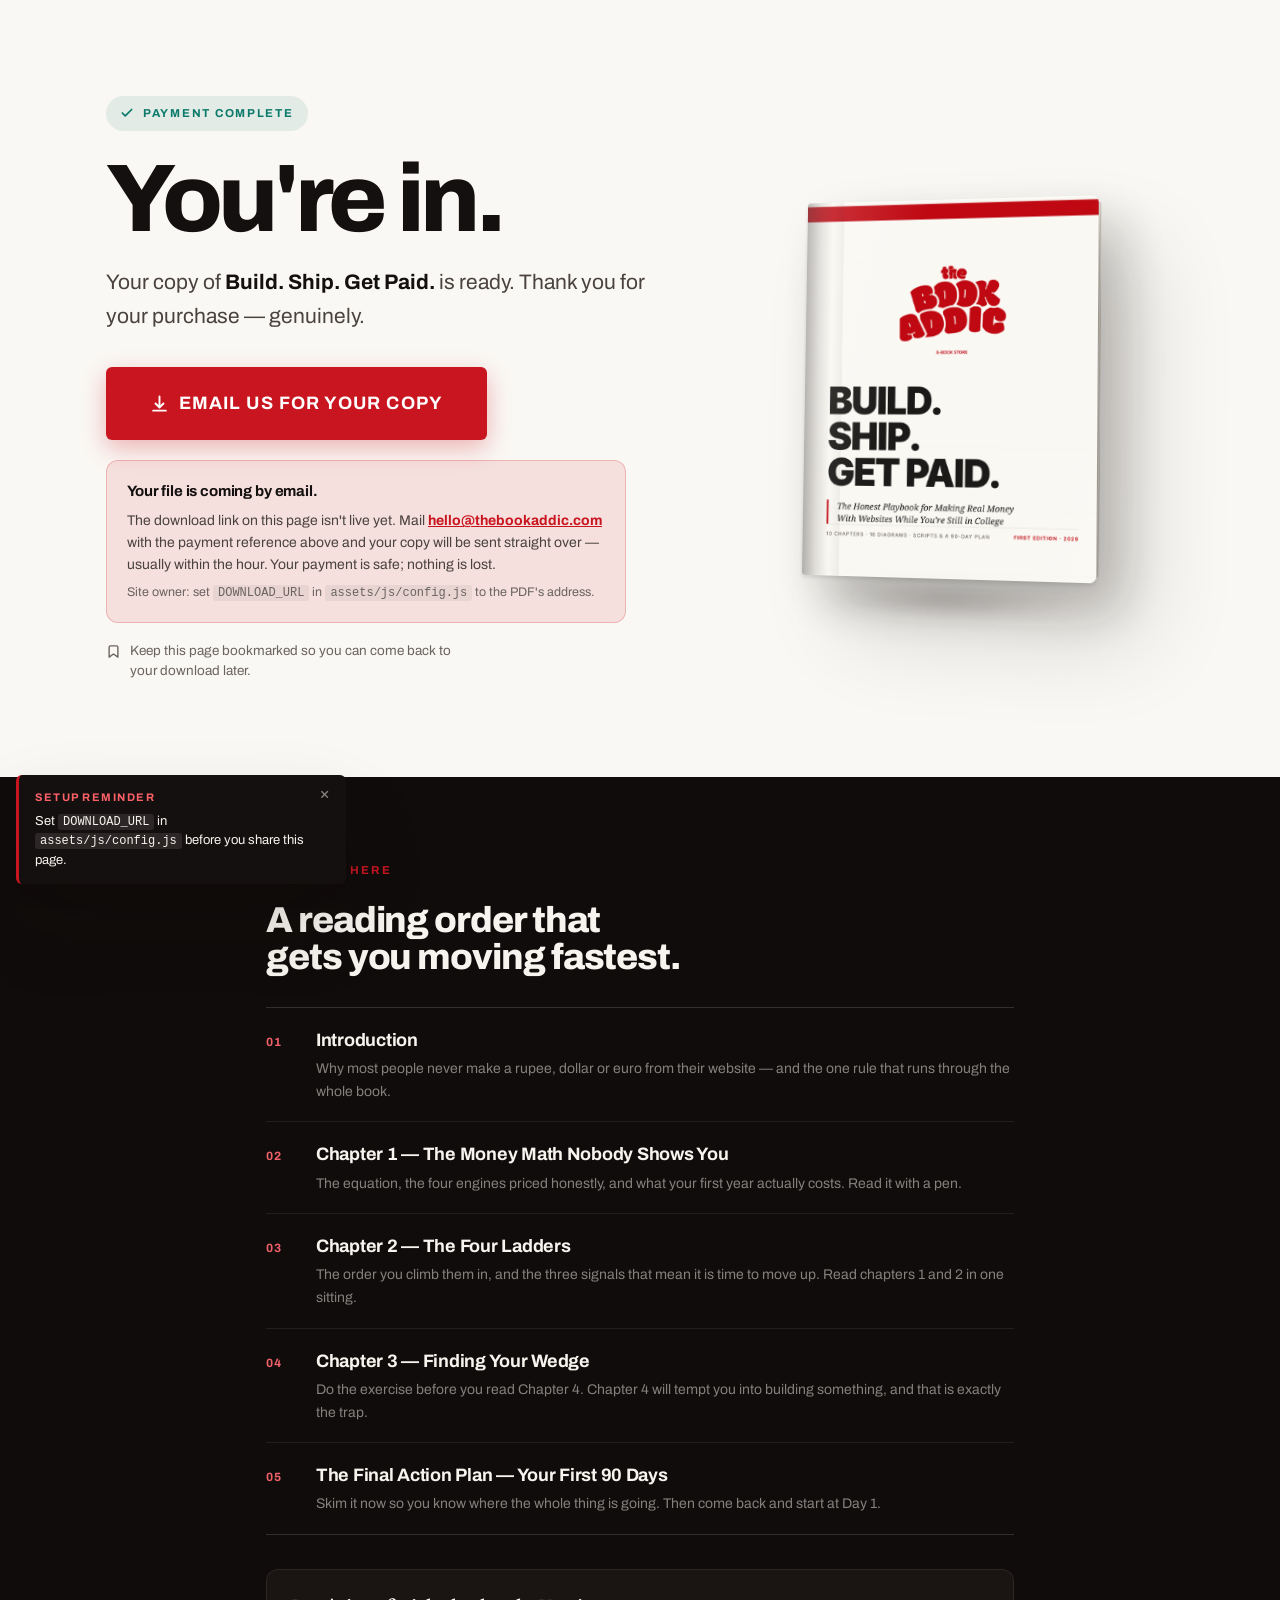
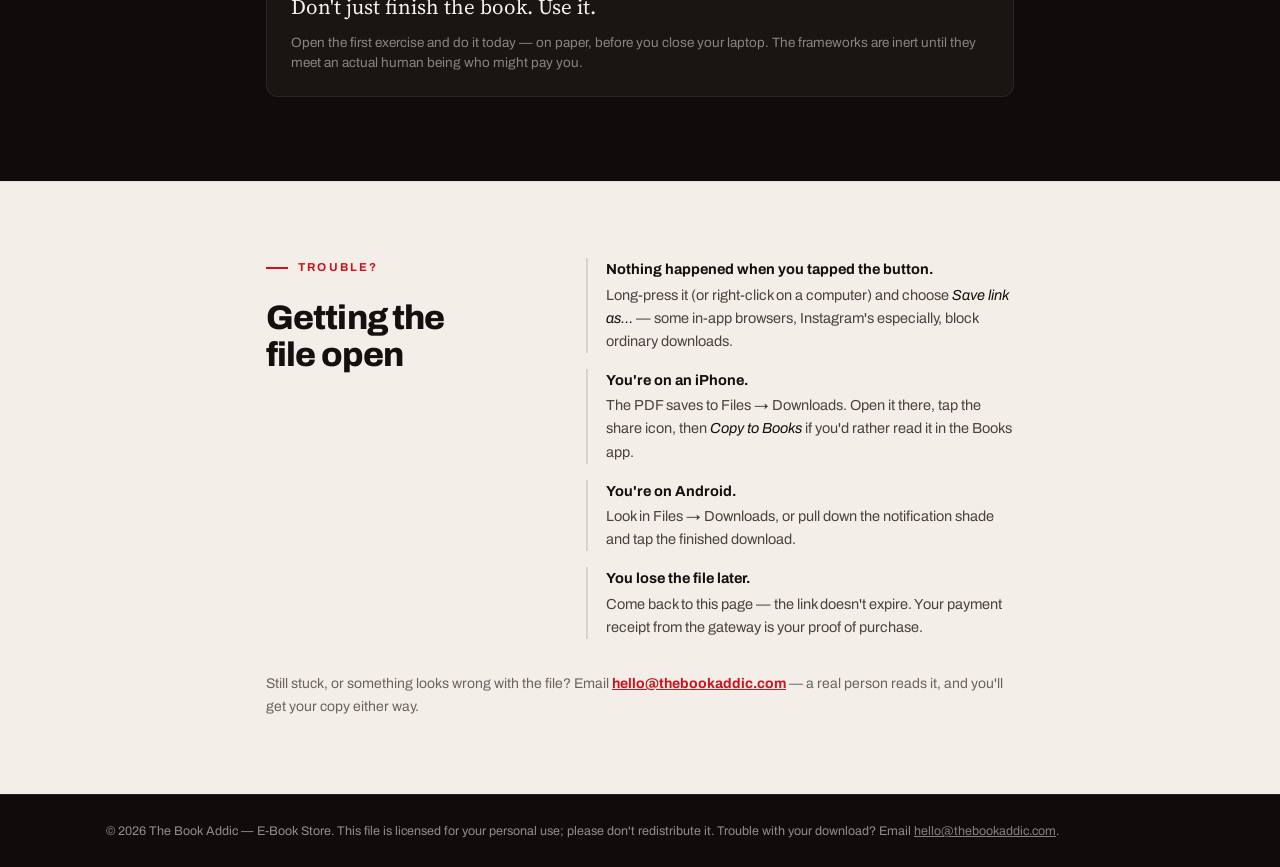
<file: thank-you.html>
<!DOCTYPE html>
<html lang="en-IN">
<head>
<meta charset="utf-8">
<meta name="viewport" content="width=device-width, initial-scale=1">

<title>You're in — Build. Ship. Get Paid. | The Book Addic</title>
<meta name="description" content="Your copy of Build. Ship. Get Paid. is ready to download.">
<meta name="robots" content="noindex, follow">
<meta name="theme-color" content="#FAF8F4">
<link rel="icon" href="assets/img/cover.png">

<link rel="preconnect" href="https://fonts.googleapis.com">
<link rel="preconnect" href="https://fonts.gstatic.com" crossorigin>
<link href="https://fonts.googleapis.com/css2?family=Archivo:wght@400;500;600;700;800&family=Source+Serif+4:ital,opsz,wght@0,8..60,400;0,8..60,600;1,8..60,400&display=swap" rel="stylesheet">
<link rel="stylesheet" href="assets/css/funnel.css">

<!-- ====== ADD META PIXEL HERE ==========================================
     Base code, then the purchase event below.
====================================================================== -->

<!-- ====== ADD GOOGLE ANALYTICS HERE ==================================== -->

<!-- ====== ADD GOOGLE TAG MANAGER HERE ================================== -->

<!-- ====== PURCHASE EVENT ===============================================
     This page is only reached after the gateway reports a successful
     payment, so it is the right place to fire your conversion event.
     Uncomment the block for whichever tool you use and set the value.

     NOTE: this page cannot verify a payment — it simply renders after the
     gateway redirects here. Treat the gateway's own dashboard as the record
     of truth for revenue, and this event as marketing attribution only.

<script>
  // Meta Pixel
  // fbq('track', 'Purchase', { value: 0.00, currency: 'INR', content_name: 'Build. Ship. Get Paid.' });

  // Google Analytics 4
  // gtag('event', 'purchase', {
  //   transaction_id: 'ORDER_ID',
  //   value: 0.00,
  //   currency: 'INR',
  //   items: [{ item_name: 'Build. Ship. Get Paid.' }]
  // });

  // Google Tag Manager
  // window.dataLayer = window.dataLayer || [];
  // window.dataLayer.push({ event: 'purchase', value: 0.00, currency: 'INR' });
</script>
====================================================================== -->
</head>

<body class="ty">

<!-- ══════════════════════════════════════════════════════════════════════
     1. DOWNLOAD
     The only job of the top of this page: put the file in their hands.
══════════════════════════════════════════════════════════════════════ -->
<main class="ty__top">
  <div class="wrap ty__grid">

    <div>
      <p class="ty__badge">
        <svg width="14" height="14" viewBox="0 0 24 24" fill="none" stroke="currentColor" stroke-width="3" stroke-linecap="round" stroke-linejoin="round" aria-hidden="true"><path d="M20 6 9 17l-5-5"/></svg>
        Payment complete
      </p>

      <!-- The gateway's own reference, filled in from the redirect and hidden
           when it sends none. On its own line so a long id never has to be
           truncated — this is the number a buyer quotes if they email us. -->
      <p class="ty__ref" data-payref hidden></p>

      <h1>You're in.</h1>

      <p class="ty__sub">
        Your copy of <b>Build. Ship. Get Paid.</b> is ready. Thank you for your purchase —
        genuinely.
      </p>

      <div class="ty__dl">
        <a class="btn btn--xl" data-download href="#" download>
          <svg width="19" height="19" viewBox="0 0 24 24" fill="none" stroke="currentColor" stroke-width="2.4" stroke-linecap="round" stroke-linejoin="round" aria-hidden="true"><path d="M12 3v12M7 12l5 5 5-5M4 21h16"/></svg>
          <span data-download-label>Download your e-book</span>
        </a>

        <p class="ty__meta" data-download-meta>
          92 pages · PDF · 16 diagrams · yours to keep, on every device you own
        </p>

        <!-- Only ever visible while DOWNLOAD_URL is unset. A buyer who has
             already paid must never tap a button that does nothing, so the
             button becomes an email link and this explains why. -->
        <div class="ty__missing" data-download-missing hidden>
          <b>Your file is coming by email.</b>
          <span>
            The download link on this page isn't live yet. Mail
            <a data-email href="#">hello@thebookaddic.com</a> with the payment
            reference above and your copy will be sent straight over — usually
            within the hour. Your payment is safe; nothing is lost.
          </span>
          <small>
            Site owner: set <code>DOWNLOAD_URL</code> in
            <code>assets/js/config.js</code> to the PDF's address.
          </small>
        </div>

        <p class="ty__bookmark">
          <svg width="15" height="15" viewBox="0 0 24 24" fill="none" stroke="currentColor" stroke-width="2.2" stroke-linecap="round" stroke-linejoin="round" aria-hidden="true"><path d="M19 21l-7-5-7 5V5a2 2 0 0 1 2-2h10a2 2 0 0 1 2 2z"/></svg>
          Keep this page bookmarked so you can come back to your download later.
        </p>
      </div>
    </div>

    <div class="ty__mock">
      <div class="book">
        <div class="book__face">
          <img src="assets/img/cover.png" width="820" height="1040" alt="Cover of Build. Ship. Get Paid., first edition 2026, published by The Book Addic." fetchpriority="high">
        </div>
        <div class="book__pages" aria-hidden="true"></div>
        <div class="book__glow" aria-hidden="true"></div>
      </div>
    </div>

  </div>
</main>

<!-- ══════════════════════════════════════════════════════════════════════
     2. START HERE
══════════════════════════════════════════════════════════════════════ -->
<section class="ty__next">
  <div class="wrap wrap--narrow">
    <p class="eyebrow">Start here</p>
    <h2>A reading order that gets you moving fastest.</h2>

    <div class="ty__order">
      <div class="ty__step">
        <em>01</em>
        <div>
          <b>Introduction</b>
          <span>Why most people never make a rupee, dollar or euro from their website — and the one rule that runs through the whole book.</span>
        </div>
      </div>
      <div class="ty__step">
        <em>02</em>
        <div>
          <b>Chapter 1 — The Money Math Nobody Shows You</b>
          <span>The equation, the four engines priced honestly, and what your first year actually costs. Read it with a pen.</span>
        </div>
      </div>
      <div class="ty__step">
        <em>03</em>
        <div>
          <b>Chapter 2 — The Four Ladders</b>
          <span>The order you climb them in, and the three signals that mean it is time to move up. Read chapters 1 and 2 in one sitting.</span>
        </div>
      </div>
      <div class="ty__step">
        <em>04</em>
        <div>
          <b>Chapter 3 — Finding Your Wedge</b>
          <span>Do the exercise before you read Chapter 4. Chapter 4 will tempt you into building something, and that is exactly the trap.</span>
        </div>
      </div>
      <div class="ty__step">
        <em>05</em>
        <div>
          <b>The Final Action Plan — Your First 90 Days</b>
          <span>Skim it now so you know where the whole thing is going. Then come back and start at Day 1.</span>
        </div>
      </div>
    </div>

    <div class="ty__push">
      Don't just finish the book. Use it.
      <span>Open the first exercise and do it today — on paper, before you close your laptop. The frameworks are inert until they meet an actual human being who might pay you.</span>
    </div>
  </div>
</section>

<!-- ══════════════════════════════════════════════════════════════════════
     3. IF THE DOWNLOAD MISBEHAVES
     Every one of these is a real support email you will otherwise get.
══════════════════════════════════════════════════════════════════════ -->
<section class="ty__help">
  <div class="wrap wrap--narrow ty__help-in">

    <div>
      <p class="eyebrow">Trouble?</p>
      <h2 class="h-md">Getting the file open</h2>
    </div>

    <ul class="ty__help-list">
      <li>
        <b>Nothing happened when you tapped the button.</b>
        Long-press it (or right-click on a computer) and choose <em>Save link as…</em> —
        some in-app browsers, Instagram's especially, block ordinary downloads.
      </li>
      <li>
        <b>You're on an iPhone.</b>
        The PDF saves to Files → Downloads. Open it there, tap the share icon, then
        <em>Copy to Books</em> if you'd rather read it in the Books app.
      </li>
      <li>
        <b>You're on Android.</b>
        Look in Files → Downloads, or pull down the notification shade and tap the
        finished download.
      </li>
      <li>
        <b>You lose the file later.</b>
        Come back to this page — the link doesn't expire. Your payment receipt from
        the gateway is your proof of purchase.
      </li>
    </ul>

    <p class="ty__help-mail">
      Still stuck, or something looks wrong with the file? Email
      <a data-email href="#">hello@thebookaddic.com</a> — a real person reads it, and
      you'll get your copy either way.
    </p>

  </div>
</section>

<footer class="ty__foot">
  <div class="wrap">
    <p>
      © <span data-year>2026</span> The Book Addic — E-Book Store. This file is licensed for
      your personal use; please don't redistribute it. Trouble with your download?
      Email <a data-email href="#">hello@thebookaddic.com</a>.
    </p>
  </div>
</footer>

<script src="assets/js/config.js"></script>
<script src="assets/js/funnel.js"></script>
</body>
</html>
</file>
<file: assets/css/funnel.css>
/* ============================================================================
   BUILD. SHIP. GET PAID. — sales funnel stylesheet
   Palette taken from the book itself: crimson #C9151F on warm bone, near-black
   ink, teal as the secondary signal colour (the book uses it for fast engines).
   Design tokens live in section 1 — change them there, not further down.
   ========================================================================== */

/* ---------- 1. TOKENS ---------------------------------------------------- */
:root {
  /* brand */
  --crimson:      #C9151F;
  --crimson-2:    #AE1019;
  --crimson-soft: rgba(201, 21, 31, .10);
  --teal:         #0C7A6B;

  /* light surfaces */
  --paper:   #FAF8F4;
  --paper-2: #F3EFE8;
  --card:    #FFFFFF;

  /* dark surfaces */
  --night:   #100C0B;
  --night-2: #1A1413;
  --night-3: #241C1A;

  /* text */
  --ink:    #14100F;
  --ink-2:  #4A423F;
  --ink-3:  #6B6360;   /* 5.5:1 on --paper — muted but still AA for body text */
  --bone:   #F7F3EE;
  --bone-2: rgba(247, 243, 238, .74);
  --bone-3: rgba(247, 243, 238, .50);

  /* lines */
  --line:       rgba(20, 16, 15, .12);
  --line-soft:  rgba(20, 16, 15, .07);
  --line-dark:  rgba(247, 243, 238, .15);
  --line-dark-2:rgba(247, 243, 238, .08);

  /* type */
  --display: "Archivo", "Segoe UI", system-ui, -apple-system, sans-serif;
  --serif:   "Source Serif 4", Georgia, "Times New Roman", serif;

  /* form */
  --r-sm: 6px;
  --r:    12px;
  --r-lg: 18px;

  --shadow-sm: 0 1px 2px rgba(20,16,15,.05), 0 4px 14px rgba(20,16,15,.05);
  --shadow:    0 2px 6px rgba(20,16,15,.05), 0 16px 40px rgba(20,16,15,.09);
  --shadow-lg: 0 8px 20px rgba(20,16,15,.08), 0 40px 80px rgba(20,16,15,.16);
  --shadow-cta:0 8px 24px rgba(201,21,31,.30);

  --ease:     cubic-bezier(.32,.72,0,1);
  --ease-out: cubic-bezier(.22,1,.36,1);

  --nav-h: 64px;
  --gut: clamp(20px, 5vw, 56px);
  --max: 1180px;
  --prose: 720px;
  --sect: clamp(76px, 9vw, 132px);
}

/* ---------- 2. RESET ----------------------------------------------------- */
*, *::before, *::after { box-sizing: border-box; }
* { margin: 0; }

html {
  -webkit-text-size-adjust: 100%;
  scroll-behavior: smooth;
  scroll-padding-top: calc(var(--nav-h) + 20px);
}
@media (prefers-reduced-motion: reduce) { html { scroll-behavior: auto; } }

body {
  background: var(--paper);
  color: var(--ink-2);
  font-family: var(--display);
  font-size: 17px;
  line-height: 1.62;
  font-weight: 400;
  -webkit-font-smoothing: antialiased;
  -moz-osx-font-smoothing: grayscale;
  overflow-x: hidden;
  font-synthesis-weight: none;
}

img, svg { display: block; max-width: 100%; }
img { height: auto; }
button { font: inherit; color: inherit; background: none; border: 0; cursor: pointer; }
a { color: inherit; }

h1, h2, h3, h4 {
  color: var(--ink);
  font-weight: 800;
  line-height: 1.04;
  letter-spacing: -.028em;
  text-wrap: balance;
}

::selection { background: var(--crimson); color: #fff; }

:focus-visible {
  outline: 2px solid var(--crimson);
  outline-offset: 3px;
  border-radius: 3px;
}

/* ---------- 3. LAYOUT PRIMITIVES ---------------------------------------- */
.wrap { width: 100%; max-width: var(--max); margin-inline: auto; padding-inline: var(--gut); }
.wrap--narrow { max-width: 860px; }
.section { padding-block: var(--sect); position: relative; }
.section--tight { padding-block: clamp(56px, 6vw, 84px); }
.section--alt { background: var(--paper-2); }
.section--dark { background: var(--night); color: var(--bone-2); }
.section--dark h1, .section--dark h2, .section--dark h3, .section--dark h4 { color: var(--bone); }

.rule { height: 1px; background: var(--line); border: 0; }

/* eyebrow / section label */
.eyebrow {
  display: flex; align-items: center; gap: 10px;
  font-size: 11.5px; font-weight: 700; letter-spacing: .19em;
  text-transform: uppercase; color: var(--crimson);
  margin-bottom: 22px;
}
.eyebrow::before { content: ""; width: 22px; height: 2px; background: var(--crimson); flex: none; }
.eyebrow--center { justify-content: center; }
.section--dark .eyebrow { color: #F0616A; }
.section--dark .eyebrow::before { background: #F0616A; }

.h-xl { font-size: clamp(34px, 6.4vw, 76px); letter-spacing: -.038em; line-height: .98; }
.h-lg { font-size: clamp(29px, 4.5vw, 52px); letter-spacing: -.032em; line-height: 1.03; }
.h-md { font-size: clamp(23px, 2.9vw, 34px); letter-spacing: -.026em; line-height: 1.1; }
.h-sm { font-size: clamp(18px, 2vw, 21px); letter-spacing: -.018em; line-height: 1.25; }

.lede {
  font-size: clamp(17px, 1.75vw, 20px);
  line-height: 1.6;
  color: var(--ink-2);
  max-width: var(--prose);
  text-wrap: pretty;
}
.section--dark .lede { color: var(--bone-2); }
.muted { color: var(--ink-3); }
.section--dark .muted { color: var(--bone-3); }
.crimson { color: var(--crimson); }
.serif { font-family: var(--serif); }

.head { margin-bottom: clamp(38px, 4.5vw, 60px); }
.head .lede { margin-top: 20px; }
.head--center { text-align: center; }
.head--center .lede { margin-inline: auto; }

.note {
  font-size: 13px; line-height: 1.55; color: var(--ink-3);
  padding-left: 14px; border-left: 2px solid var(--line);
}
.section--dark .note { color: var(--bone-3); border-left-color: var(--line-dark); }

/* ---------- 4. BUTTONS --------------------------------------------------- */
.btn {
  --btn-bg: var(--crimson);
  display: inline-flex; align-items: center; justify-content: center; gap: 10px;
  background: var(--btn-bg); color: #fff;
  font-weight: 700; font-size: 15px; letter-spacing: .055em; text-transform: uppercase;
  text-decoration: none; padding: 17px 30px; border-radius: var(--r-sm);
  box-shadow: var(--shadow-cta);
  transition: transform .3s var(--ease), box-shadow .3s var(--ease), background .2s linear;
  will-change: transform;
  text-align: center;
}
.btn:hover { background: var(--crimson-2); transform: translateY(-2px); box-shadow: 0 12px 30px rgba(201,21,31,.36); }
.btn:active { transform: translateY(0); }
.btn .arw { transition: transform .3s var(--ease); }
.btn:hover .arw { transform: translateX(4px); }

.btn--xl { font-size: clamp(15px, 1.7vw, 18px); padding: 22px 44px; letter-spacing: .06em; }
.btn--block { display: flex; width: 100%; }

.btn--ghost {
  background: transparent; color: var(--ink); box-shadow: none;
  border: 1px solid var(--line); text-transform: none; letter-spacing: 0;
  font-size: 15px; padding: 13px 22px;
}
.btn--ghost:hover { background: var(--card); border-color: var(--ink); transform: translateY(-1px); box-shadow: var(--shadow-sm); }

.btn--sm { font-size: 12.5px; padding: 11px 18px; letter-spacing: .07em; box-shadow: none; }
.btn--sm:hover { box-shadow: 0 6px 16px rgba(201,21,31,.28); }

.reassure {
  display: flex; align-items: center; gap: 8px;
  font-size: 13.5px; color: var(--ink-3); margin-top: 14px;
}
.reassure svg { flex: none; color: var(--teal); }
.reassure__price { color: var(--bone); font-weight: 700; }
.section--alt .reassure__price, .section:not(.section--dark) .reassure__price { color: var(--ink); }
.section--dark .reassure { color: var(--bone-3); }
.reassure--center { justify-content: center; }

/* ---------- 5. NAV ------------------------------------------------------- */
.nav {
  position: sticky; top: 0; z-index: 60;
  height: var(--nav-h);
  display: flex; align-items: center;
  background: rgba(16, 12, 11, 0);
  transition: background .35s var(--ease), border-color .35s var(--ease), backdrop-filter .35s;
  border-bottom: 1px solid transparent;
}
.nav__in { display: flex; align-items: center; justify-content: space-between; gap: 16px; width: 100%; }
.nav__brand {
  display: flex; align-items: baseline; gap: 9px;
  text-decoration: none; color: var(--bone);
  font-weight: 800; font-size: 15px; letter-spacing: -.01em;
  transition: color .35s var(--ease);
}
.nav__brand b { color: var(--crimson); font-weight: 800; }
.nav__brand span { font-size: 10.5px; letter-spacing: .16em; text-transform: uppercase; color: var(--bone-3); font-weight: 600; }
.nav__links { display: none; gap: 26px; }
.nav__links a {
  text-decoration: none; font-size: 14px; font-weight: 500; color: var(--bone-2);
  transition: color .2s linear;
}
.nav__links a:hover { color: var(--bone); }

.nav.is-stuck {
  background: rgba(250, 248, 244, .88);
  backdrop-filter: saturate(180%) blur(14px);
  -webkit-backdrop-filter: saturate(180%) blur(14px);
  border-bottom-color: var(--line);
}
.nav.is-stuck .nav__brand { color: var(--ink); }
.nav.is-stuck .nav__brand span { color: var(--ink-3); }
.nav.is-stuck .nav__links a { color: var(--ink-2); }
.nav.is-stuck .nav__links a:hover { color: var(--ink); }
.nav__cta { display: none; }

@media (min-width: 900px) {
  .nav__links { display: flex; }
  .nav__cta { display: inline-flex; }
}

/* ---------- 6. HERO ------------------------------------------------------ */
.hero {
  position: relative;
  background: var(--night);
  color: var(--bone-2);
  margin-top: calc(var(--nav-h) * -1);
  padding-top: calc(var(--nav-h) + clamp(40px, 5vw, 68px));
  padding-bottom: clamp(56px, 6.5vw, 88px);
  overflow: hidden;
  isolation: isolate;
}
.hero::before {
  content: ""; position: absolute; inset: -20% -10% auto -10%; height: 120%;
  background:
    radial-gradient(58% 46% at 72% 22%, rgba(201,21,31,.26), transparent 62%),
    radial-gradient(46% 40% at 12% 88%, rgba(12,122,107,.16), transparent 64%);
  z-index: -2; pointer-events: none;
}
.hero::after {
  content: ""; position: absolute; inset: 0; z-index: -1; pointer-events: none;
  opacity: .5;
  background-image: url("data:image/svg+xml,%3Csvg xmlns='http://www.w3.org/2000/svg' width='140' height='140'%3E%3Cfilter id='n'%3E%3CfeTurbulence type='fractalNoise' baseFrequency='.85' numOctaves='3'/%3E%3C/filter%3E%3Crect width='140' height='140' filter='url(%23n)' opacity='.42'/%3E%3C/svg%3E");
}
.hero h1 { color: var(--bone); }
.hero__grid {
  display: grid; gap: clamp(44px, 6vw, 72px);
  grid-template-columns: 1fr;
  align-items: center;
}
/* the hero headline is capped below --h-xl so the primary CTA stays above the
   fold on a 1440×900 laptop, where the first screen decides everything */
.hero__title { font-size: clamp(33px, 4.7vw, 66px); }
.hero__title span { display: block; }
.hero__title .l2 { color: #FF6169; }
.hero__sub { margin-top: 22px; font-size: clamp(16.5px, 1.7vw, 19px); color: var(--bone-2); max-width: 540px; line-height: 1.56; text-wrap: pretty; }
.hero__sub strong { color: var(--bone); font-weight: 600; }
.hero__actions { margin-top: 28px; display: flex; flex-direction: column; align-items: flex-start; }
.hero__nots {
  margin-top: 28px; padding-top: 20px; border-top: 1px solid var(--line-dark-2);
  display: flex; flex-wrap: wrap; gap: 8px 20px;
  font-size: 13px; color: var(--bone-3);
}
.hero__nots span { display: inline-flex; align-items: center; gap: 7px; }
.hero__nots span::before { content: ""; width: 5px; height: 5px; border-radius: 50%; background: #F0616A; flex: none; }

/* book mockup */
.mockup { display: flex; justify-content: center; perspective: 1600px; }
.book {
  position: relative;
  width: min(330px, 74vw);
  aspect-ratio: 820 / 1040;
  transform: rotateY(-17deg) rotateX(4deg) rotateZ(-.6deg);
  transform-style: preserve-3d;
  transition: transform .9s var(--ease);
  will-change: transform;
}
.book__face {
  position: absolute; inset: 0;
  border-radius: 3px 7px 7px 3px;
  overflow: hidden;
  background: var(--paper);
  box-shadow:
    0 2px 4px rgba(0,0,0,.3),
    28px 34px 60px rgba(0,0,0,.55),
    60px 70px 120px rgba(0,0,0,.4);
}
.book__face img { width: 100%; height: 100%; object-fit: cover; }
/* spine shading + gloss */
.book__face::before {
  content: ""; position: absolute; inset: 0 auto 0 0; width: 13%;
  background: linear-gradient(90deg, rgba(20,16,15,.34) 0%, rgba(20,16,15,.11) 38%, rgba(255,255,255,.16) 70%, rgba(20,16,15,.05) 100%);
  mix-blend-mode: multiply;
}
.book__face::after {
  content: ""; position: absolute; inset: 0;
  background: linear-gradient(102deg, rgba(255,255,255,.20) 0%, rgba(255,255,255,0) 34%, rgba(255,255,255,0) 76%, rgba(255,255,255,.10) 100%);
  pointer-events: none;
}
/* page block on the right edge */
.book__pages {
  position: absolute; top: 1.4%; bottom: 1.4%; right: -13px; width: 15px;
  transform: rotateY(78deg) translateZ(0);
  transform-origin: left center;
  background: repeating-linear-gradient(90deg, #efece5 0 1px, #d8d2c7 1px 2px);
  border-radius: 0 2px 2px 0;
}
.book__glow {
  position: absolute; left: 50%; bottom: -9%; translate: -50% 0;
  width: 86%; height: 26px; border-radius: 50%;
  background: radial-gradient(ellipse at center, rgba(0,0,0,.62), transparent 70%);
  filter: blur(9px);
}
.book__badge {
  position: absolute; z-index: 3; right: -14px; top: 22px;
  background: var(--crimson); color: #fff;
  font-size: 10.5px; font-weight: 700; letter-spacing: .14em; text-transform: uppercase;
  padding: 8px 12px; border-radius: 3px;
  box-shadow: 0 10px 24px rgba(0,0,0,.4);
  transform: translateZ(30px);
}
@media (min-width: 940px) {
  .hero__grid { grid-template-columns: 1.18fr .82fr; }
  .book { width: min(372px, 34vw); }
}
@media (hover: hover) and (min-width: 940px) {
  .book:hover { transform: rotateY(-11deg) rotateX(2deg) translateY(-6px); }
}

/* spec strip under hero */
.spec {
  border-top: 1px solid var(--line-dark-2);
  background: var(--night-2);
}
.spec__in {
  display: grid; grid-template-columns: repeat(2, 1fr);
  gap: 1px; background: var(--line-dark-2);
}
.spec__i { background: var(--night-2); padding: 22px var(--gut); text-align: center; }
.spec__n { font-size: clamp(22px, 3vw, 30px); font-weight: 800; color: var(--bone); letter-spacing: -.03em; line-height: 1; }
.spec__l { font-size: 11.5px; letter-spacing: .13em; text-transform: uppercase; color: var(--bone-3); margin-top: 9px; font-weight: 600; }
@media (min-width: 720px) { .spec__in { grid-template-columns: repeat(4, 1fr); } }

/* ---------- 7. PROBLEM --------------------------------------------------- */
.mistakes { display: grid; gap: 1px; background: var(--line); border-block: 1px solid var(--line); }
.mistake {
  background: var(--paper); padding: 26px clamp(4px, 2vw, 28px);
  display: grid; grid-template-columns: 44px 1fr; gap: 4px 16px; align-items: start;
  transition: background .25s linear;
}
.mistake:hover { background: var(--card); }
.mistake__n { font-size: 12px; font-weight: 700; color: var(--crimson); letter-spacing: .1em; padding-top: 4px; }
.mistake__t { font-size: clamp(17px, 1.9vw, 21px); font-weight: 700; color: var(--ink); letter-spacing: -.02em; line-height: 1.28; }
.mistake__d { grid-column: 2; font-size: 15px; color: var(--ink-3); line-height: 1.55; margin-top: 6px; }
@media (min-width: 860px) {
  .mistakes { grid-template-columns: 1fr 1fr; }
  .mistake { padding: 30px 32px; }
}

.quotebar {
  margin-top: clamp(44px, 5vw, 64px);
  display: grid; gap: 18px; align-items: center;
  padding: clamp(26px, 3.4vw, 40px);
  background: var(--ink); color: var(--bone);
  border-radius: var(--r);
}
.quotebar p { font-family: var(--serif); font-size: clamp(19px, 2.5vw, 27px); line-height: 1.35; color: var(--bone); letter-spacing: -.01em; }
.quotebar cite { font-style: normal; font-size: 12px; letter-spacing: .14em; text-transform: uppercase; color: var(--bone-3); }

/* ---------- 8. ENGINES + LADDER ------------------------------------------ */
.engines { display: grid; gap: 18px; grid-template-columns: 1fr; }
@media (min-width: 700px) { .engines { grid-template-columns: 1fr 1fr; } }
@media (min-width: 1040px) { .engines { grid-template-columns: repeat(4, 1fr); gap: 16px; } }

.engine {
  background: var(--night-2); border: 1px solid var(--line-dark-2);
  border-radius: var(--r); padding: 26px 24px 28px;
  display: flex; flex-direction: column; gap: 12px;
  transition: transform .35s var(--ease), border-color .35s var(--ease), background .35s var(--ease);
}
.engine:hover { transform: translateY(-4px); border-color: rgba(240,97,106,.4); background: var(--night-3); }
.engine__n { font-size: 12px; font-weight: 700; letter-spacing: .16em; color: #F0616A; }
.engine h3 { font-size: 20px; letter-spacing: -.02em; }
.engine p { font-size: 15px; line-height: 1.55; color: var(--bone-3); }
.engine__tag {
  margin-top: auto; padding-top: 14px; border-top: 1px solid var(--line-dark-2);
  font-size: 12px; letter-spacing: .06em; text-transform: uppercase; color: var(--bone-3); font-weight: 600;
}

/* the ladder */
.ladder { margin-top: clamp(46px, 5vw, 68px); }
.ladder__head { display: flex; flex-wrap: wrap; align-items: baseline; justify-content: space-between; gap: 8px; margin-bottom: 20px; }
.ladder__head h3 { font-size: 19px; color: var(--bone); }
.ladder__head span { font-size: 12px; letter-spacing: .14em; text-transform: uppercase; color: var(--bone-3); }
.rungs { display: flex; flex-direction: column-reverse; gap: 10px; }
.rung {
  position: relative;
  border: 1px solid var(--line-dark-2);
  border-left: 3px solid var(--crimson);
  background: linear-gradient(90deg, rgba(247,243,238,.07), rgba(247,243,238,.02));
  border-radius: 0 var(--r-sm) var(--r-sm) 0;
  padding: 16px 20px;
  transition: transform .35s var(--ease), background .35s var(--ease);
}
.rung:hover { transform: translateX(4px); background: linear-gradient(90deg, rgba(247,243,238,.12), rgba(247,243,238,.03)); }
.rung__k { font-size: 11px; font-weight: 700; letter-spacing: .16em; color: #F0616A; text-transform: uppercase; }
.rung__t { font-size: clamp(16px, 1.9vw, 19px); font-weight: 700; color: var(--bone); margin-top: 3px; letter-spacing: -.015em; }
.rung__m { font-size: 13px; color: var(--bone-3); margin-top: 4px; }
.rung--1 { width: 100%; }
.rung--2 { width: 100%; }
.rung--3 { width: 100%; }
.rung--4 { width: 100%; }
@media (min-width: 780px) {
  .rung--1 { width: 62%; }
  .rung--2 { width: 74%; margin-left: 8%; }
  .rung--3 { width: 82%; margin-left: 16%; }
  .rung--4 { width: 76%; margin-left: 24%; }
}
.ladder__foot { margin-top: 18px; font-size: 13.5px; color: var(--bone-3); }

/* ---------- 9. CHAPTERS -------------------------------------------------- */
.chapters { border-top: 1px solid var(--line); }
.chapter {
  display: grid; grid-template-columns: 40px 1fr; gap: 4px 18px;
  padding: 22px 4px; border-bottom: 1px solid var(--line);
  transition: background .25s linear, padding-left .3s var(--ease);
}
.chapter:hover { background: var(--card); }
.chapter__n {
  font-size: 13px; font-weight: 700; color: var(--crimson); letter-spacing: .06em;
  padding-top: 3px; font-variant-numeric: tabular-nums;
}
.chapter__t { font-size: clamp(17px, 2vw, 22px); font-weight: 700; color: var(--ink); letter-spacing: -.022em; line-height: 1.24; }
.chapter__d { grid-column: 2; font-size: 15px; color: var(--ink-3); line-height: 1.55; margin-top: 7px; max-width: 62ch; }
@media (min-width: 860px) {
  .chapter { grid-template-columns: 62px 1fr; padding: 26px 8px; }
  .chapter:hover { padding-left: 16px; }
}

.included {
  margin-top: clamp(38px, 4vw, 54px);
  background: var(--card); border: 1px solid var(--line);
  border-top: 3px solid var(--crimson);
  border-radius: 0 0 var(--r) var(--r);
  padding: clamp(26px, 3.2vw, 38px);
}
.included h3 { font-size: clamp(19px, 2.2vw, 24px); }
.included > p { margin-top: 10px; font-size: 15px; color: var(--ink-3); max-width: 62ch; }
.included__grid {
  margin-top: 26px; display: grid; gap: 14px 26px;
  grid-template-columns: 1fr;
}
@media (min-width: 640px) { .included__grid { grid-template-columns: 1fr 1fr; } }
@media (min-width: 1000px) { .included__grid { grid-template-columns: repeat(3, 1fr); } }
.included__i { display: grid; grid-template-columns: 20px 1fr; gap: 11px; align-items: start; font-size: 15.5px; color: var(--ink); }
.included__i svg { color: var(--teal); margin-top: 4px; }
.included__i span { color: var(--ink-3); display: block; font-size: 13.5px; margin-top: 2px; }

/* ---------- 10. BENEFITS ------------------------------------------------- */
.benefits { display: grid; gap: 1px; background: var(--line); border: 1px solid var(--line); border-radius: var(--r); overflow: hidden; }
@media (min-width: 700px) { .benefits { grid-template-columns: 1fr 1fr; } }
@media (min-width: 1040px) { .benefits { grid-template-columns: repeat(4, 1fr); } }
.benefit {
  background: var(--paper); padding: 30px 26px 32px;
  transition: background .28s linear;
}
.benefit:hover { background: var(--card); }
.benefit__ic {
  width: 34px; height: 34px; border-radius: 50%;
  display: grid; place-items: center;
  background: var(--crimson-soft); color: var(--crimson);
  margin-bottom: 18px;
}
.benefit h3 { font-size: 18px; letter-spacing: -.02em; margin-bottom: 9px; }
.benefit p { font-size: 14.5px; line-height: 1.58; color: var(--ink-3); }

/* ---------- 11. MATH ----------------------------------------------------- */
.equation {
  display: flex; flex-wrap: wrap; align-items: center; justify-content: center; gap: 10px 14px;
  padding: clamp(28px, 4vw, 46px) clamp(18px, 3vw, 36px);
  background: var(--night); border-radius: var(--r);
  text-align: center;
}
.equation__t { font-size: clamp(19px, 3.4vw, 38px); font-weight: 800; letter-spacing: -.03em; color: var(--bone); }
.equation__x { font-size: clamp(15px, 2.2vw, 24px); color: #F0616A; font-weight: 700; }
.equation__v { font-size: clamp(19px, 3.4vw, 38px); font-weight: 800; letter-spacing: -.03em; color: var(--bone); }
.equation__v.is-key { color: #F0616A; }
.equation__eq { font-size: clamp(19px, 3.4vw, 38px); font-weight: 400; color: var(--bone-3); }

.levers { display: grid; gap: 16px; margin-top: 26px; }
@media (min-width: 760px) { .levers { grid-template-columns: repeat(3, 1fr); } }
.lever { border: 1px solid var(--line); border-radius: var(--r); padding: 22px 22px 24px; background: var(--card); }
.lever__k { font-size: 11.5px; letter-spacing: .14em; text-transform: uppercase; font-weight: 700; color: var(--ink-3); }
.lever__t { font-size: 18px; font-weight: 700; color: var(--ink); margin-top: 8px; letter-spacing: -.02em; }
.lever__d { font-size: 14.5px; color: var(--ink-3); margin-top: 7px; line-height: 1.55; }
.lever--hard { border-color: rgba(201,21,31,.28); }
.lever--easy { border-color: rgba(12,122,107,.32); }
.lever--easy .lever__t { color: var(--teal); }

.bars { margin-top: clamp(44px, 5vw, 64px); }
.bars__title { font-size: 17px; font-weight: 700; color: var(--ink); letter-spacing: -.02em; }
.bars__sub { font-size: 13.5px; color: var(--ink-3); margin-top: 5px; }
.bar { display: grid; grid-template-columns: 1fr; gap: 6px; padding: 16px 0; border-bottom: 1px solid var(--line-soft); }
.bar__top { display: flex; align-items: baseline; justify-content: space-between; gap: 12px; }
.bar__l { font-size: 14.5px; font-weight: 600; color: var(--ink); }
.bar__v { font-size: 13px; color: var(--ink-3); font-variant-numeric: tabular-nums; white-space: nowrap; }
.bar__track { height: 10px; background: rgba(20,16,15,.06); border-radius: 99px; overflow: hidden; }
.bar__fill {
  height: 100%; border-radius: 99px; background: var(--crimson);
  width: 0; transition: width 1.1s var(--ease-out);
}
.bar--good .bar__fill { background: var(--teal); }
.bar--zero .bar__fill { background: var(--teal); min-width: 4px; }
.bar__note { font-size: 12.5px; color: var(--ink-3); }
.is-in .bar__fill { width: var(--w); }

.disclaimer-box {
  margin-top: 26px; padding: 18px 20px;
  background: rgba(20,16,15,.04); border: 1px dashed var(--line);
  border-radius: var(--r-sm);
  font-size: 13.5px; line-height: 1.6; color: var(--ink-3);
}
.disclaimer-box strong { color: var(--ink); font-weight: 700; }

/* ---------- 12. CONTRAST ------------------------------------------------- */
.versus { display: grid; gap: 20px; }
@media (min-width: 880px) { .versus { grid-template-columns: 1fr 1fr; gap: 26px; } }
.vcol { border-radius: var(--r); padding: clamp(26px, 3vw, 36px); border: 1px solid var(--line); background: var(--paper); }
.vcol--new { background: var(--ink); border-color: var(--ink); }
.vcol__h { font-size: 12px; letter-spacing: .16em; text-transform: uppercase; font-weight: 700; color: var(--ink-3); margin-bottom: 6px; }
.vcol--new .vcol__h { color: #F0616A; }
.vcol h3 { font-size: clamp(20px, 2.4vw, 26px); margin-bottom: 22px; letter-spacing: -.026em; }
.vcol--new h3 { color: var(--bone); }
.vlist { display: flex; flex-direction: column; gap: 12px; }
.vlist li { list-style: none; display: grid; grid-template-columns: 18px 1fr; gap: 12px; align-items: start; font-size: 16px; line-height: 1.45; }
.vcol--old li { color: var(--ink-3); }
.vcol--old li span { text-decoration: line-through; text-decoration-color: rgba(201,21,31,.5); text-decoration-thickness: 1.5px; }
.vcol--old svg { color: var(--ink-3); margin-top: 4px; opacity: .55; }
.vcol--new li { color: var(--bone); font-weight: 500; }
.vcol--new svg { color: #4ED3B8; margin-top: 4px; }
.vcol__foot { margin-top: 24px; padding-top: 18px; border-top: 1px solid var(--line); font-size: 14px; color: var(--ink-3); }
.vcol--new .vcol__foot { border-top-color: var(--line-dark); color: var(--bone-3); }

/* ---------- 13. TOOLKIT (scripts + frameworks) --------------------------- */
.kit { display: grid; gap: 14px; grid-template-columns: 1fr; }
@media (min-width: 660px) { .kit { grid-template-columns: 1fr 1fr; } }
@media (min-width: 1000px) { .kit { grid-template-columns: repeat(3, 1fr); } }
.kitcard {
  background: var(--card); border: 1px solid var(--line); border-radius: var(--r);
  padding: 24px 22px 26px;
  transition: transform .3s var(--ease), box-shadow .3s var(--ease), border-color .3s var(--ease);
}
.kitcard:hover { transform: translateY(-3px); box-shadow: var(--shadow); border-color: rgba(20,16,15,.2); }
.kitcard__k {
  display: inline-block; font-size: 10.5px; font-weight: 700; letter-spacing: .13em; text-transform: uppercase;
  color: var(--crimson); background: var(--crimson-soft);
  padding: 5px 9px; border-radius: 3px; margin-bottom: 14px;
}
.kitcard__k--f { color: var(--teal); background: rgba(12,122,107,.10); }
.kitcard h3 { font-size: 17.5px; letter-spacing: -.02em; margin-bottom: 8px; }
.kitcard p { font-size: 14.5px; line-height: 1.55; color: var(--ink-3); }

/* ---------- 14. TIMELINE ------------------------------------------------- */
.phases { display: grid; gap: 16px; margin-bottom: clamp(40px, 4.5vw, 56px); }
@media (min-width: 820px) { .phases { grid-template-columns: repeat(3, 1fr); } }
.phase {
  border-top: 3px solid var(--crimson); background: var(--card);
  padding: 24px 24px 28px; border-radius: 0 0 var(--r) var(--r);
  border-inline: 1px solid var(--line); border-bottom: 1px solid var(--line);
}
.phase__k { font-size: 11.5px; font-weight: 700; letter-spacing: .16em; text-transform: uppercase; color: var(--crimson); }
.phase h3 { font-size: 20px; margin-top: 10px; letter-spacing: -.024em; }
.phase p { font-size: 15px; color: var(--ink-3); margin-top: 8px; line-height: 1.55; }

.tl { position: relative; padding-left: 30px; }
.tl::before { content: ""; position: absolute; left: 6px; top: 8px; bottom: 8px; width: 2px; background: var(--line); }
.tl__i { position: relative; padding-bottom: 26px; }
.tl__i:last-child { padding-bottom: 0; }
.tl__dot {
  position: absolute; left: -30px; top: 5px; width: 14px; height: 14px; border-radius: 50%;
  background: var(--paper); border: 3px solid var(--crimson);
}
.tl__i:nth-child(3) .tl__dot, .tl__i:nth-child(4) .tl__dot { border-color: var(--teal); }
.tl__i:nth-child(5) .tl__dot { border-color: #3D3A8C; }
.tl__d { font-size: 11.5px; font-weight: 700; letter-spacing: .14em; text-transform: uppercase; color: var(--ink-3); }
.tl__t { font-size: clamp(19px, 2.3vw, 24px); font-weight: 800; color: var(--ink); letter-spacing: -.026em; margin-top: 2px; }
.tl__p { font-size: 15px; color: var(--ink-3); margin-top: 6px; line-height: 1.55; max-width: 56ch; }
.tl__out {
  display: inline-flex; align-items: center; gap: 8px; margin-top: 10px;
  font-size: 13.5px; font-weight: 600; color: var(--ink);
  background: var(--card); border: 1px solid var(--line); border-radius: 99px; padding: 6px 14px;
}
.tl__out svg { color: var(--teal); }
@media (min-width: 860px) { .tl { padding-left: 38px; } .tl__dot { left: -38px; } }

/* ---------- 15. PREVIEW -------------------------------------------------- */
.pv__scroll {
  display: flex; gap: 20px; overflow-x: auto; padding: 34px 0 30px;
  scroll-snap-type: x mandatory;
  -webkit-overflow-scrolling: touch;
  scrollbar-width: thin;
  margin-inline: calc(var(--gut) * -1);
  padding-inline: var(--gut);
}
.pv__scroll::-webkit-scrollbar { height: 6px; }
.pv__scroll::-webkit-scrollbar-thumb { background: var(--line); border-radius: 99px; }
.pvcard {
  flex: none; width: min(300px, 76vw); scroll-snap-align: center;
  background: var(--card); border: 1px solid var(--line);
  border-radius: 4px; overflow: hidden; padding: 0;
  box-shadow: var(--shadow);
  transition: transform .4s var(--ease), box-shadow .4s var(--ease);
  cursor: zoom-in; text-align: left;
  transform: rotate(-1.1deg);
}
.pvcard:nth-child(even) { transform: rotate(1.3deg); }
.pvcard:hover, .pvcard:focus-visible { transform: rotate(0deg) translateY(-8px) scale(1.02); box-shadow: var(--shadow-lg); z-index: 2; }
.pvcard img { width: 100%; background: var(--paper); }
.pvcard__cap {
  padding: 13px 15px 15px; border-top: 1px solid var(--line-soft);
  display: flex; align-items: baseline; justify-content: space-between; gap: 10px;
}
.pvcard__t { font-size: 13.5px; font-weight: 700; color: var(--ink); letter-spacing: -.01em; }
.pvcard__p { font-size: 11px; letter-spacing: .1em; text-transform: uppercase; color: var(--ink-3); white-space: nowrap; }
@media (min-width: 700px) { .pvcard { width: 330px; } }

/* lightbox */
.lb {
  position: fixed; inset: 0; z-index: 100;
  background: rgba(12, 9, 8, .93);
  display: grid; place-items: center; padding: 24px;
  opacity: 0; visibility: hidden; transition: opacity .3s var(--ease), visibility .3s;
  backdrop-filter: blur(6px); -webkit-backdrop-filter: blur(6px);
}
.lb.is-open { opacity: 1; visibility: visible; }
.lb img { max-width: min(760px, 92vw); max-height: 88vh; object-fit: contain; box-shadow: 0 40px 100px rgba(0,0,0,.6); border-radius: 3px; }
.lb__x {
  position: absolute; top: 16px; right: 18px; width: 42px; height: 42px;
  display: grid; place-items: center; color: var(--bone); border-radius: 50%;
  background: rgba(247,243,238,.1); transition: background .2s linear;
}
.lb__x:hover { background: rgba(247,243,238,.2); }
.lb__cap { position: absolute; bottom: 20px; left: 0; right: 0; text-align: center; color: var(--bone-3); font-size: 13px; }

/* ---------- 16. FIT (for / not for) -------------------------------------- */
.fit { display: grid; gap: 20px; }
@media (min-width: 880px) { .fit { grid-template-columns: 1.1fr .9fr; gap: 26px; align-items: start; } }
.fitcol { border: 1px solid var(--line); border-radius: var(--r); padding: clamp(26px, 3vw, 36px); background: var(--card); }
.fitcol--no { background: var(--paper-2); }
.fitcol h3 { font-size: clamp(19px, 2.2vw, 23px); letter-spacing: -.024em; }
.fitcol__k { font-size: 11.5px; letter-spacing: .16em; text-transform: uppercase; font-weight: 700; margin-bottom: 8px; }
.fitcol--yes .fitcol__k { color: var(--teal); }
.fitcol--no .fitcol__k { color: var(--ink-3); }
.fitlist { margin-top: 22px; display: flex; flex-direction: column; gap: 13px; }
.fitlist li { list-style: none; display: grid; grid-template-columns: 20px 1fr; gap: 12px; align-items: start; font-size: 15.5px; line-height: 1.5; color: var(--ink); }
.fitcol--no .fitlist li { color: var(--ink-3); }
.fitcol--yes svg { color: var(--teal); margin-top: 3px; }
.fitcol--no svg { color: var(--crimson); margin-top: 3px; opacity: .8; }

/* ---------- 17. HONESTY -------------------------------------------------- */
.honest__grid { display: grid; gap: 26px; }
@media (min-width: 900px) { .honest__grid { grid-template-columns: .95fr 1.05fr; gap: clamp(40px, 5vw, 72px); align-items: start; } }
.honest__list { display: grid; gap: 1px; background: var(--line-dark-2); border-block: 1px solid var(--line-dark-2); }
.honest__i { background: var(--night); padding: 20px 0; display: grid; grid-template-columns: 22px 1fr; gap: 14px; align-items: start; }
.honest__i svg { color: #4ED3B8; margin-top: 3px; }
.honest__i b { color: var(--bone); font-weight: 700; font-size: 16px; display: block; letter-spacing: -.015em; }
.honest__i span { font-size: 14.5px; color: var(--bone-3); display: block; margin-top: 4px; line-height: 1.55; }
.pull {
  font-family: var(--serif); font-size: clamp(20px, 2.6vw, 28px); line-height: 1.38;
  color: var(--bone); letter-spacing: -.012em; text-wrap: pretty;
}
.pull__src { display: block; margin-top: 16px; font-family: var(--display); font-size: 11.5px; letter-spacing: .15em; text-transform: uppercase; color: var(--bone-3); font-weight: 600; }

/* ---------- 18. OFFER ---------------------------------------------------- */
.offer { display: grid; gap: 0; }
.offercard {
  background: var(--card); border: 1px solid var(--line);
  border-radius: var(--r-lg); overflow: hidden;
  box-shadow: var(--shadow-lg);
  max-width: 940px; margin-inline: auto; width: 100%;
}
.offercard__top { background: var(--ink); color: var(--bone); padding: clamp(28px, 3.6vw, 40px) clamp(24px, 3.4vw, 44px); text-align: center; }
.offercard__top h2 { color: var(--bone); font-size: clamp(26px, 4vw, 44px); letter-spacing: -.035em; }
.offercard__top p { color: var(--bone-3); font-size: 14.5px; margin-top: 12px; letter-spacing: .02em; }
.offercard__body { padding: clamp(26px, 3.4vw, 42px) clamp(22px, 3.4vw, 44px) clamp(30px, 3.6vw, 46px); }
.offer__inc { display: grid; gap: 12px 26px; margin-bottom: 30px; }
@media (min-width: 640px) { .offer__inc { grid-template-columns: 1fr 1fr; } }
.offer__inc li { list-style: none; display: grid; grid-template-columns: 19px 1fr; gap: 11px; align-items: start; font-size: 15.5px; color: var(--ink); line-height: 1.45; }
.offer__inc svg { color: var(--teal); margin-top: 3px; }
.pricebox {
  display: flex; flex-wrap: wrap; align-items: baseline; justify-content: center; gap: 6px 14px;
  padding: 24px 0 6px; border-top: 1px solid var(--line-soft);
}
.price { font-size: clamp(40px, 7vw, 66px); font-weight: 800; color: var(--ink); letter-spacing: -.04em; line-height: 1; }
.price--tbd { font-size: clamp(19px, 2.4vw, 24px); font-weight: 700; letter-spacing: -.02em; color: var(--ink); }
.price__was { font-size: clamp(18px, 2.2vw, 24px); color: var(--ink-3); text-decoration: line-through; font-weight: 500; }
.price__meta { width: 100%; text-align: center; font-size: 13.5px; color: var(--ink-3); margin-top: 8px; }
.offer__cta { margin-top: 26px; }
.offer__foot { margin-top: 20px; display: flex; flex-wrap: wrap; justify-content: center; gap: 10px 22px; font-size: 13px; color: var(--ink-3); }
.offer__foot span { display: inline-flex; align-items: center; gap: 7px; }
.offer__foot svg { color: var(--ink-3); }

/* ---------- 19. FAQ ------------------------------------------------------ */
.faq { max-width: 840px; margin-inline: auto; border-top: 1px solid var(--line); }
.faq details { border-bottom: 1px solid var(--line); }
.faq summary {
  list-style: none; cursor: pointer; padding: 22px 44px 22px 0; position: relative;
  font-size: clamp(16.5px, 1.9vw, 19px); font-weight: 700; color: var(--ink);
  letter-spacing: -.018em; line-height: 1.35;
  transition: color .2s linear;
}
.faq summary::-webkit-details-marker { display: none; }
.faq summary:hover { color: var(--crimson); }
.faq summary::after {
  content: ""; position: absolute; right: 6px; top: 50%; width: 13px; height: 13px;
  margin-top: -6px;
  background: currentColor;
  -webkit-mask: url("data:image/svg+xml,%3Csvg xmlns='http://www.w3.org/2000/svg' viewBox='0 0 24 24'%3E%3Cpath d='M12 5v14M5 12h14' stroke='%23000' stroke-width='2.5' stroke-linecap='round'/%3E%3C/svg%3E") center/contain no-repeat;
  mask: url("data:image/svg+xml,%3Csvg xmlns='http://www.w3.org/2000/svg' viewBox='0 0 24 24'%3E%3Cpath d='M12 5v14M5 12h14' stroke='%23000' stroke-width='2.5' stroke-linecap='round'/%3E%3C/svg%3E") center/contain no-repeat;
  transition: transform .3s var(--ease);
  color: var(--crimson);
}
.faq details[open] summary::after { transform: rotate(135deg); }
.faq__a { padding: 0 44px 26px 0; font-size: 16px; line-height: 1.62; color: var(--ink-2); max-width: 68ch; }
.faq__a p + p { margin-top: 12px; }
.faq__a strong { color: var(--ink); font-weight: 700; }

/* ---------- 20. FINAL CTA ------------------------------------------------ */
.final { text-align: center; position: relative; overflow: hidden; isolation: isolate; }
.final::before {
  content: ""; position: absolute; inset: auto -10% -60% -10%; height: 130%; z-index: -1;
  background: radial-gradient(50% 60% at 50% 100%, rgba(201,21,31,.30), transparent 68%);
}
.final h2 { font-size: clamp(30px, 5.6vw, 66px); letter-spacing: -.04em; line-height: .98; max-width: 16ch; margin-inline: auto; }
.final__sub {
  margin-top: 24px; font-family: var(--serif); font-size: clamp(20px, 2.6vw, 30px);
  color: #F0616A; letter-spacing: -.01em;
}
.final .btn { margin-top: 34px; }

/* ---------- 21. FOOTER --------------------------------------------------- */
.footer { background: var(--night); color: var(--bone-3); padding-block: 48px 40px; border-top: 1px solid var(--line-dark-2); }
.footer__in { display: grid; gap: 26px; }
@media (min-width: 780px) { .footer__in { grid-template-columns: 1.3fr 1fr; align-items: start; } }
.footer__brand { display: flex; align-items: baseline; gap: 9px; font-weight: 800; font-size: 15px; color: var(--bone); }
.footer__brand b { color: var(--crimson); }
.footer p { font-size: 13.5px; line-height: 1.6; }
.footer a { color: var(--bone-2); text-decoration: none; border-bottom: 1px solid var(--line-dark); }
.footer a:hover { color: var(--bone); }
.footer__legal { font-size: 12.5px; line-height: 1.65; color: rgba(247,243,238,.56); }
.footer__bottom { margin-top: 34px; padding-top: 22px; border-top: 1px solid var(--line-dark-2); display: flex; flex-wrap: wrap; gap: 8px 20px; justify-content: space-between; font-size: 12.5px; }

/* ---------- 22. STICKY MOBILE CTA ---------------------------------------- */
.sticky {
  position: fixed; left: 0; right: 0; bottom: 0; z-index: 55;
  padding: 10px var(--gut) calc(10px + env(safe-area-inset-bottom));
  background: rgba(250, 248, 244, .92);
  backdrop-filter: saturate(180%) blur(12px);
  -webkit-backdrop-filter: saturate(180%) blur(12px);
  border-top: 1px solid var(--line);
  display: flex; align-items: center; gap: 14px;
  transform: translateY(110%);
  visibility: hidden;            /* keeps the hidden CTA out of the tab order */
  transition: transform .4s var(--ease), visibility .4s;
}
.sticky.is-on { transform: translateY(0); visibility: visible; }
.sticky__t { flex: 1; min-width: 0; }
.sticky__t > b { display: block; font-size: 13.5px; color: var(--ink); font-weight: 700; letter-spacing: -.01em; white-space: nowrap; overflow: hidden; text-overflow: ellipsis; }
.sticky__t span {
  display: block; font-size: 11px; color: var(--ink-3);
  white-space: nowrap; overflow: hidden; text-overflow: ellipsis;
}
.sticky__t .sticky__price { display: inline; font-size: inherit; color: var(--crimson); font-weight: 700; }
.sticky .btn { flex: none; padding-inline: 16px; }
@media (min-width: 900px) { .sticky { display: none; } }

/* ---------- 23. REVEAL ANIMATION ----------------------------------------- */
.rv { opacity: 0; transform: translateY(16px); transition: opacity .7s var(--ease-out), transform .7s var(--ease-out); }
.rv.is-in { opacity: 1; transform: none; }
.rv-d1 { transition-delay: .07s; }
.rv-d2 { transition-delay: .14s; }
.rv-d3 { transition-delay: .21s; }
.rv-d4 { transition-delay: .28s; }

@media (prefers-reduced-motion: reduce) {
  .rv { opacity: 1; transform: none; transition: none; }
  .book { transition: none; }
  .bar__fill { transition: none; }
  *, *::before, *::after { animation-duration: .001ms !important; animation-iteration-count: 1 !important; }
}

/* ---------- 24. CONFIG NOTICE (dev only, disappears once configured) ----- */
.cfgnote {
  position: fixed; left: 16px; bottom: 16px; z-index: 200;
  max-width: 330px; background: var(--ink); color: var(--bone);
  border-left: 3px solid var(--crimson); border-radius: 6px;
  padding: 14px 40px 14px 16px; font-size: 13px; line-height: 1.5;
  box-shadow: var(--shadow-lg);
}
.cfgnote b { display: block; color: #FF6169; font-size: 11px; letter-spacing: .14em; text-transform: uppercase; margin-bottom: 6px; }
.cfgnote code { font-family: ui-monospace, "SF Mono", Menlo, Consolas, monospace; font-size: 12px; background: rgba(247,243,238,.1); padding: 1px 5px; border-radius: 3px; }
.cfgnote button { position: absolute; top: 8px; right: 10px; color: var(--bone-3); font-size: 18px; line-height: 1; }
.cfgnote button:hover { color: var(--bone); }
@media (max-width: 899px) { .cfgnote { bottom: 78px; } }

/* ---------- 25. THANK-YOU PAGE ------------------------------------------- */
.ty {
  min-height: 100dvh; display: flex; flex-direction: column;
  background: var(--paper);
}
.ty__top { flex: 1; display: flex; align-items: center; padding-block: clamp(48px, 8vw, 96px); }
.ty__grid { display: grid; gap: clamp(36px, 5vw, 64px); align-items: center; }
@media (min-width: 900px) { .ty__grid { grid-template-columns: 1.1fr .9fr; } }
.ty__badge {
  display: inline-flex; align-items: center; gap: 9px;
  background: rgba(12,122,107,.10); color: var(--teal);
  font-size: 11.5px; font-weight: 700; letter-spacing: .15em; text-transform: uppercase;
  padding: 8px 14px; border-radius: 99px; margin-bottom: 24px;
}
.ty h1 { font-size: clamp(46px, 9vw, 96px); letter-spacing: -.045em; line-height: .92; }
.ty__sub { margin-top: 22px; font-size: clamp(17px, 2vw, 21px); color: var(--ink-2); max-width: 46ch; }
.ty__sub b { color: var(--ink); font-weight: 700; }
.ty__dl { margin-top: 34px; }
.ty__bookmark {
  margin-top: 18px; display: inline-flex; align-items: flex-start; gap: 9px;
  font-size: 13.5px; color: var(--ink-3); max-width: 44ch; line-height: 1.5;
}
.ty__bookmark svg { flex: none; margin-top: 3px; color: var(--ink-3); }
.ty__mock { display: flex; justify-content: center; perspective: 1500px; }
.ty__mock .book { transform: rotateY(-13deg) rotateX(3deg); width: min(300px, 66vw); }
.ty__mock .book__face { box-shadow: 0 2px 4px rgba(20,16,15,.12), 22px 26px 50px rgba(20,16,15,.22), 44px 54px 90px rgba(20,16,15,.14); }
.ty__mock .book__glow { background: radial-gradient(ellipse at center, rgba(20,16,15,.3), transparent 70%); }

.ty__next { background: var(--night); color: var(--bone-2); padding-block: clamp(52px, 7vw, 84px); }
.ty__next h2 { color: var(--bone); font-size: clamp(24px, 3.4vw, 36px); letter-spacing: -.03em; }
.ty__order { margin-top: 30px; display: grid; gap: 1px; background: var(--line-dark-2); border-block: 1px solid var(--line-dark-2); }
.ty__step { background: var(--night); padding: 18px 0; display: grid; grid-template-columns: 34px 1fr; gap: 16px; align-items: baseline; }
.ty__step em { font-style: normal; font-size: 12px; font-weight: 700; letter-spacing: .1em; color: #F0616A; font-variant-numeric: tabular-nums; }
.ty__step b { color: var(--bone); font-weight: 700; font-size: clamp(16px, 1.9vw, 18px); letter-spacing: -.015em; }
.ty__step span { display: block; font-size: 14px; color: var(--bone-3); margin-top: 3px; }
.ty__push {
  margin-top: 34px; padding: 22px 24px; border-radius: var(--r);
  background: var(--night-2); border: 1px solid var(--line-dark-2);
  font-family: var(--serif); font-size: clamp(17px, 2.1vw, 21px); line-height: 1.45; color: var(--bone);
}
.ty__push span { display: block; font-family: var(--display); font-size: 13.5px; color: var(--bone-3); margin-top: 10px; line-height: 1.55; }
.ty__foot { background: var(--night); border-top: 1px solid var(--line-dark-2); padding-block: 26px; font-size: 12.5px; color: rgba(247,243,238,.56); }
.ty__foot a { color: var(--bone-3); }

/* the gateway's own reference, so a buyer has something to quote at us.
   Sits between the badge and the headline, hence the negative top margin —
   it only exists when the gateway actually sent a reference. */
.ty__ref {
  margin-top: -14px; margin-bottom: 24px;
  font-size: 12.5px; color: var(--ink-3);
  font-variant-numeric: tabular-nums; letter-spacing: .03em;
  word-break: break-all;
}
.ty__ref::before {
  content: "Payment reference ";
  font-size: 11px; font-weight: 700; letter-spacing: .14em; text-transform: uppercase;
}
.ty__ref[hidden] { display: none; }

/* what they're getting, directly under the button */
.ty__meta {
  margin-top: 14px;
  font-size: 13.5px; color: var(--ink-3);
  letter-spacing: .01em;
}
.ty__meta[hidden] { display: none; }

/* only while DOWNLOAD_URL is unset */
.ty__missing {
  display: grid; gap: 7px;
  margin-top: 20px; padding: 18px 20px;
  border-radius: var(--r);
  background: var(--crimson-soft);
  border: 1px solid rgba(201,21,31,.22);
  max-width: 52ch;
}
.ty__missing[hidden] { display: none; }
.ty__missing b { color: var(--ink); font-size: 15px; letter-spacing: -.01em; }
.ty__missing span { font-size: 14px; line-height: 1.55; color: var(--ink-2); }
.ty__missing small { font-size: 12.5px; color: var(--ink-3); }
.ty__missing a { color: var(--crimson); font-weight: 700; }
.ty__missing code {
  font-family: ui-monospace, "SF Mono", Menlo, Consolas, monospace;
  font-size: 12px; background: rgba(20,16,15,.06); padding: 1px 5px; border-radius: 3px;
}

/* trouble-shooting block above the footer */
.ty__help { background: var(--paper-2); border-top: 1px solid var(--line-soft); padding-block: clamp(48px, 6vw, 76px); }
.ty__help-in { display: grid; gap: clamp(22px, 3vw, 34px); }
@media (min-width: 860px) { .ty__help-in { grid-template-columns: .8fr 1.2fr; align-items: start; } }
.ty__help-list { list-style: none; padding: 0; display: grid; gap: 16px; }
.ty__help-list li {
  font-size: 14.5px; line-height: 1.6; color: var(--ink-2);
  padding-left: 18px; border-left: 2px solid var(--line);
}
.ty__help-list b { display: block; color: var(--ink); font-weight: 700; margin-bottom: 2px; }
.ty__help-list em { font-style: italic; color: var(--ink); }
.ty__help-mail { font-size: 14px; color: var(--ink-3); grid-column: 1 / -1; }
.ty__help-mail a { color: var(--crimson); font-weight: 700; }

/* ---------- 26. PRINT ---------------------------------------------------- */
@media print {
  .nav, .sticky, .cfgnote, .lb { display: none !important; }
  body { background: #fff; }
}

/* ---------- 27. ACCEPTED PAYMENT METHODS --------------------------------- */
.methods {
  display: flex; flex-wrap: wrap; align-items: center; gap: 6px 10px;
  margin-top: 14px; font-size: 13px;
}
.methods--center { justify-content: center; margin-top: 22px; }
.methods__k {
  font-size: 10.5px; font-weight: 700; letter-spacing: .14em; text-transform: uppercase;
  color: var(--ink-3);
}
.methods__v {
  font-weight: 600; color: var(--ink);
  border: 1px solid var(--line); border-radius: 99px;
  padding: 5px 12px; background: var(--card);
}
/* on the dark hero the same line inverts */
.hero .methods__k { color: var(--bone-3); }
.hero .methods__v {
  color: var(--bone); background: rgba(247, 243, 238, .07);
  border-color: var(--line-dark-2);
}

/* hero: price reassurance and the payment chip share one wrapping row, so the
   first screen stays short enough for the CTA to clear the fold on a laptop */
.herofoot {
  display: flex; flex-wrap: wrap; align-items: center;
  gap: 6px 16px; margin-top: 14px;
}
.herofoot .reassure { margin-top: 0; }
.herofoot .methods { margin-top: 0; }

/* ---------- 28. RAZORPAY PAYMENT BUTTON ---------------------------------- */
/* The widget renders its own markup. These rules only enlarge it to match the
   rest of the page — if Razorpay ever changes those class names the button
   simply falls back to its default size and still works. */
.rzp { display: flex; flex-direction: column; align-items: stretch; }
.rzp__form { display: block; width: 100%; }

/* our stand-in disappears the moment the real button is on the page */
.rzp[data-rzp="ready"] .rzp__standin { display: none; }

.rzp .razorpay-payment-button { display: block !important; width: 100% !important; }
.rzp .razorpay-payment-button .PaymentButton {
  display: flex !important;
  width: 100% !important;
  height: auto !important;
  min-height: 68px;
  border-radius: var(--r-sm) !important;
  box-shadow: 0 8px 24px rgba(7, 38, 84, .26);
  transition: transform .3s var(--ease), box-shadow .3s var(--ease);
}
.rzp .razorpay-payment-button .PaymentButton:hover {
  transform: translateY(-2px);
  box-shadow: 0 12px 30px rgba(7, 38, 84, .32);
}
.rzp .razorpay-payment-button .PaymentButton-text {
  font-size: 17px !important;
  letter-spacing: .05em;
}
</file>
